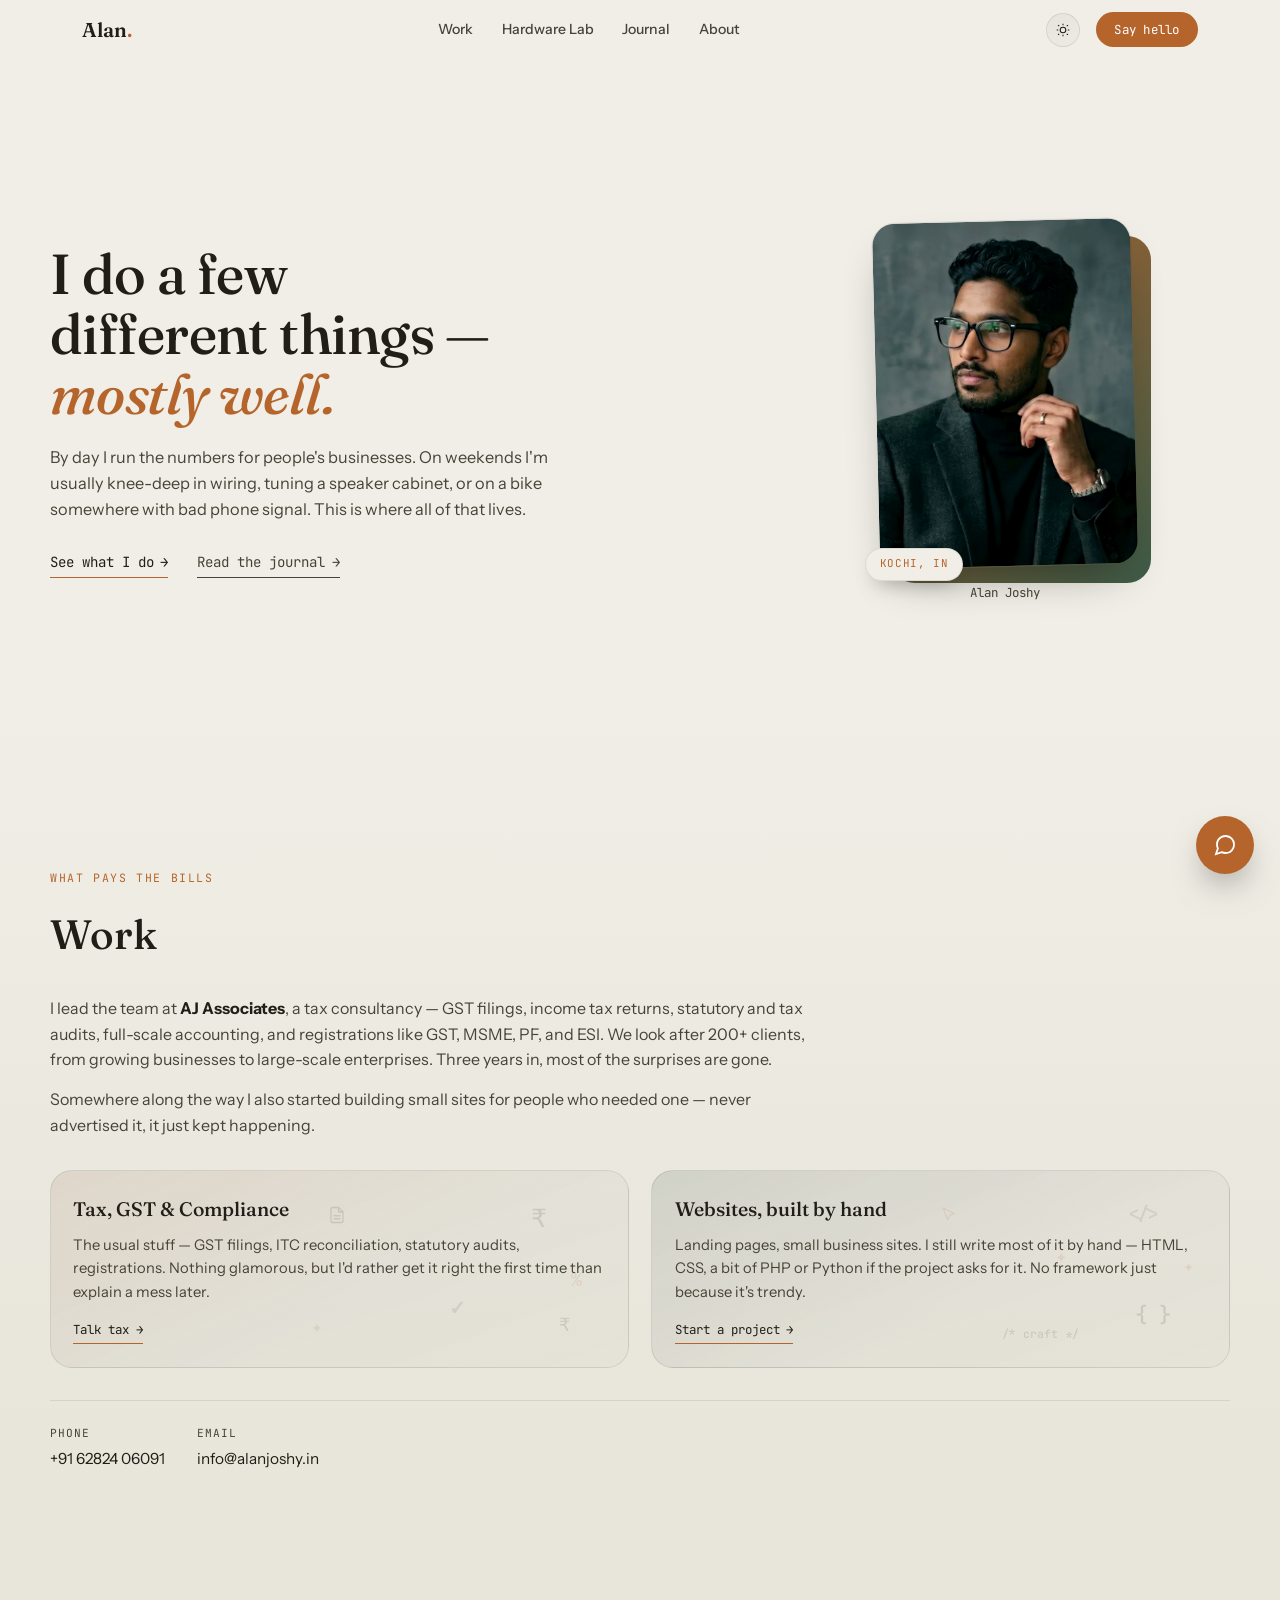
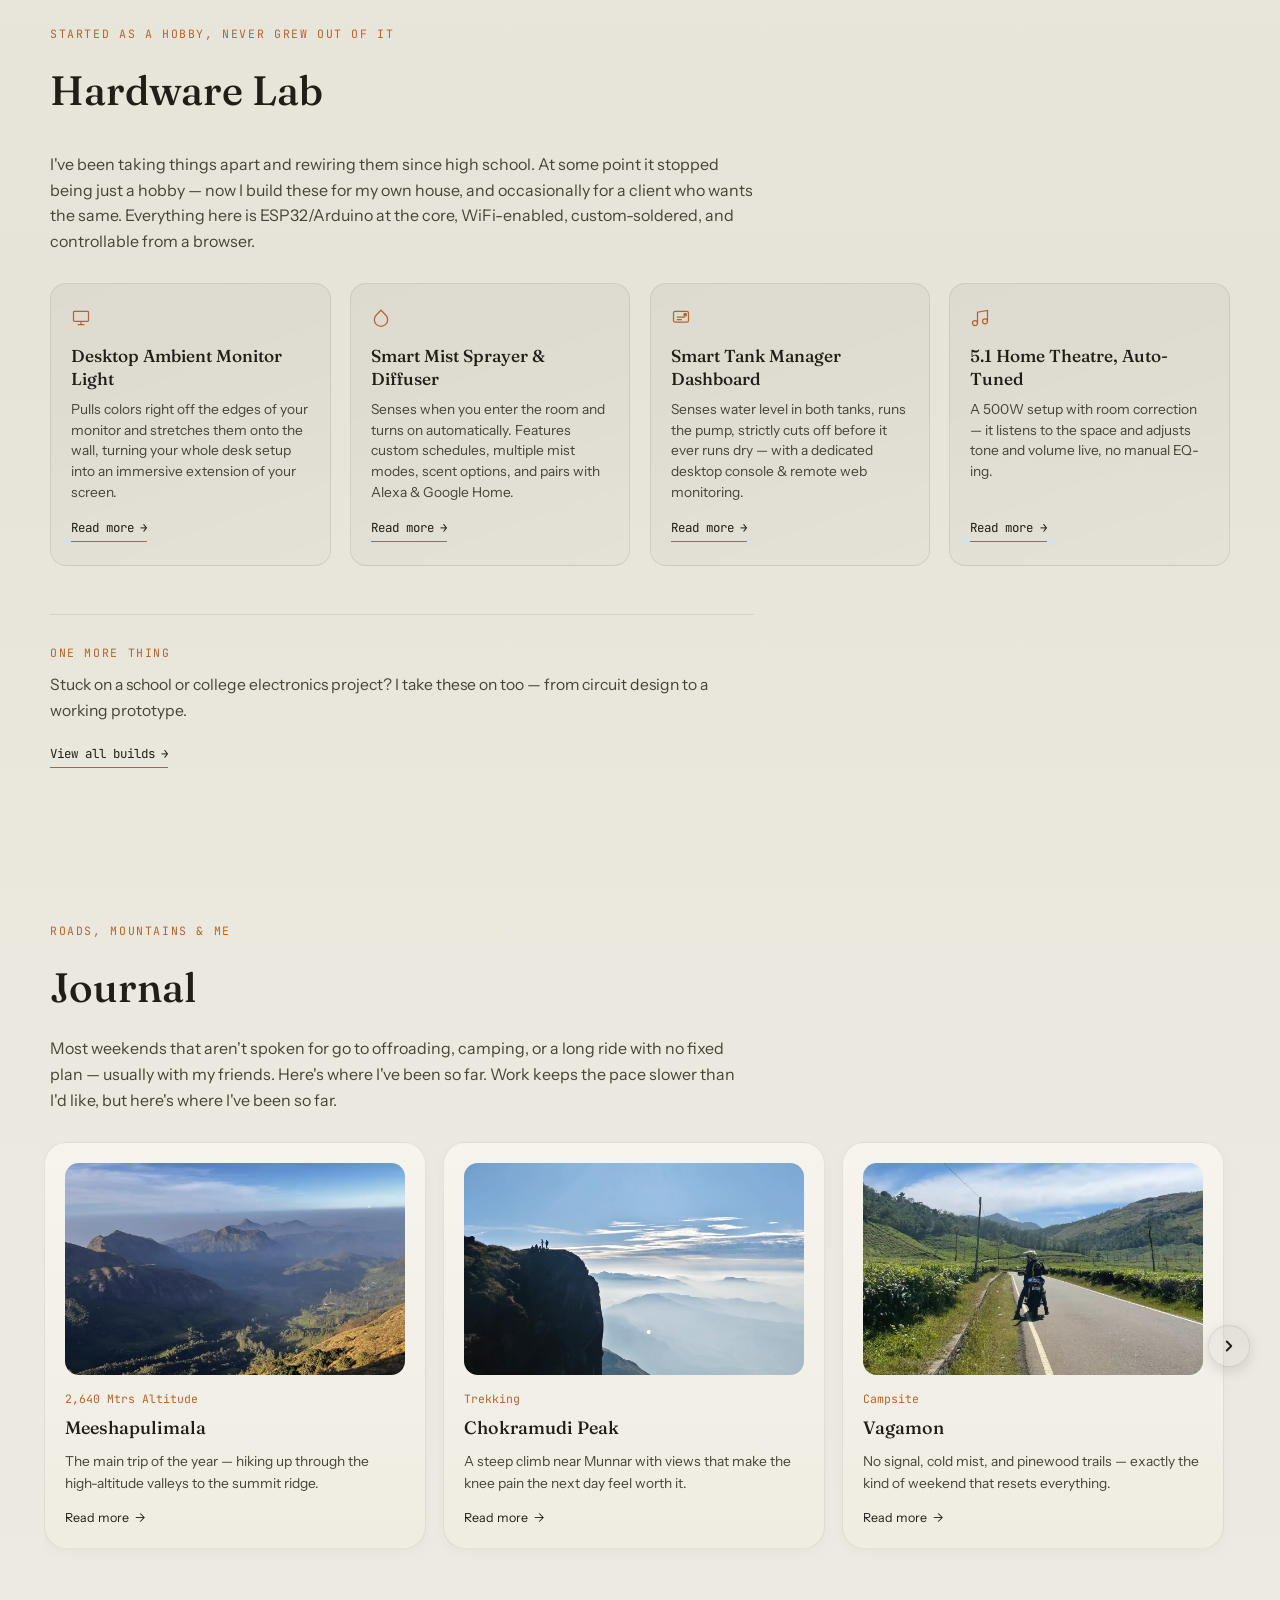
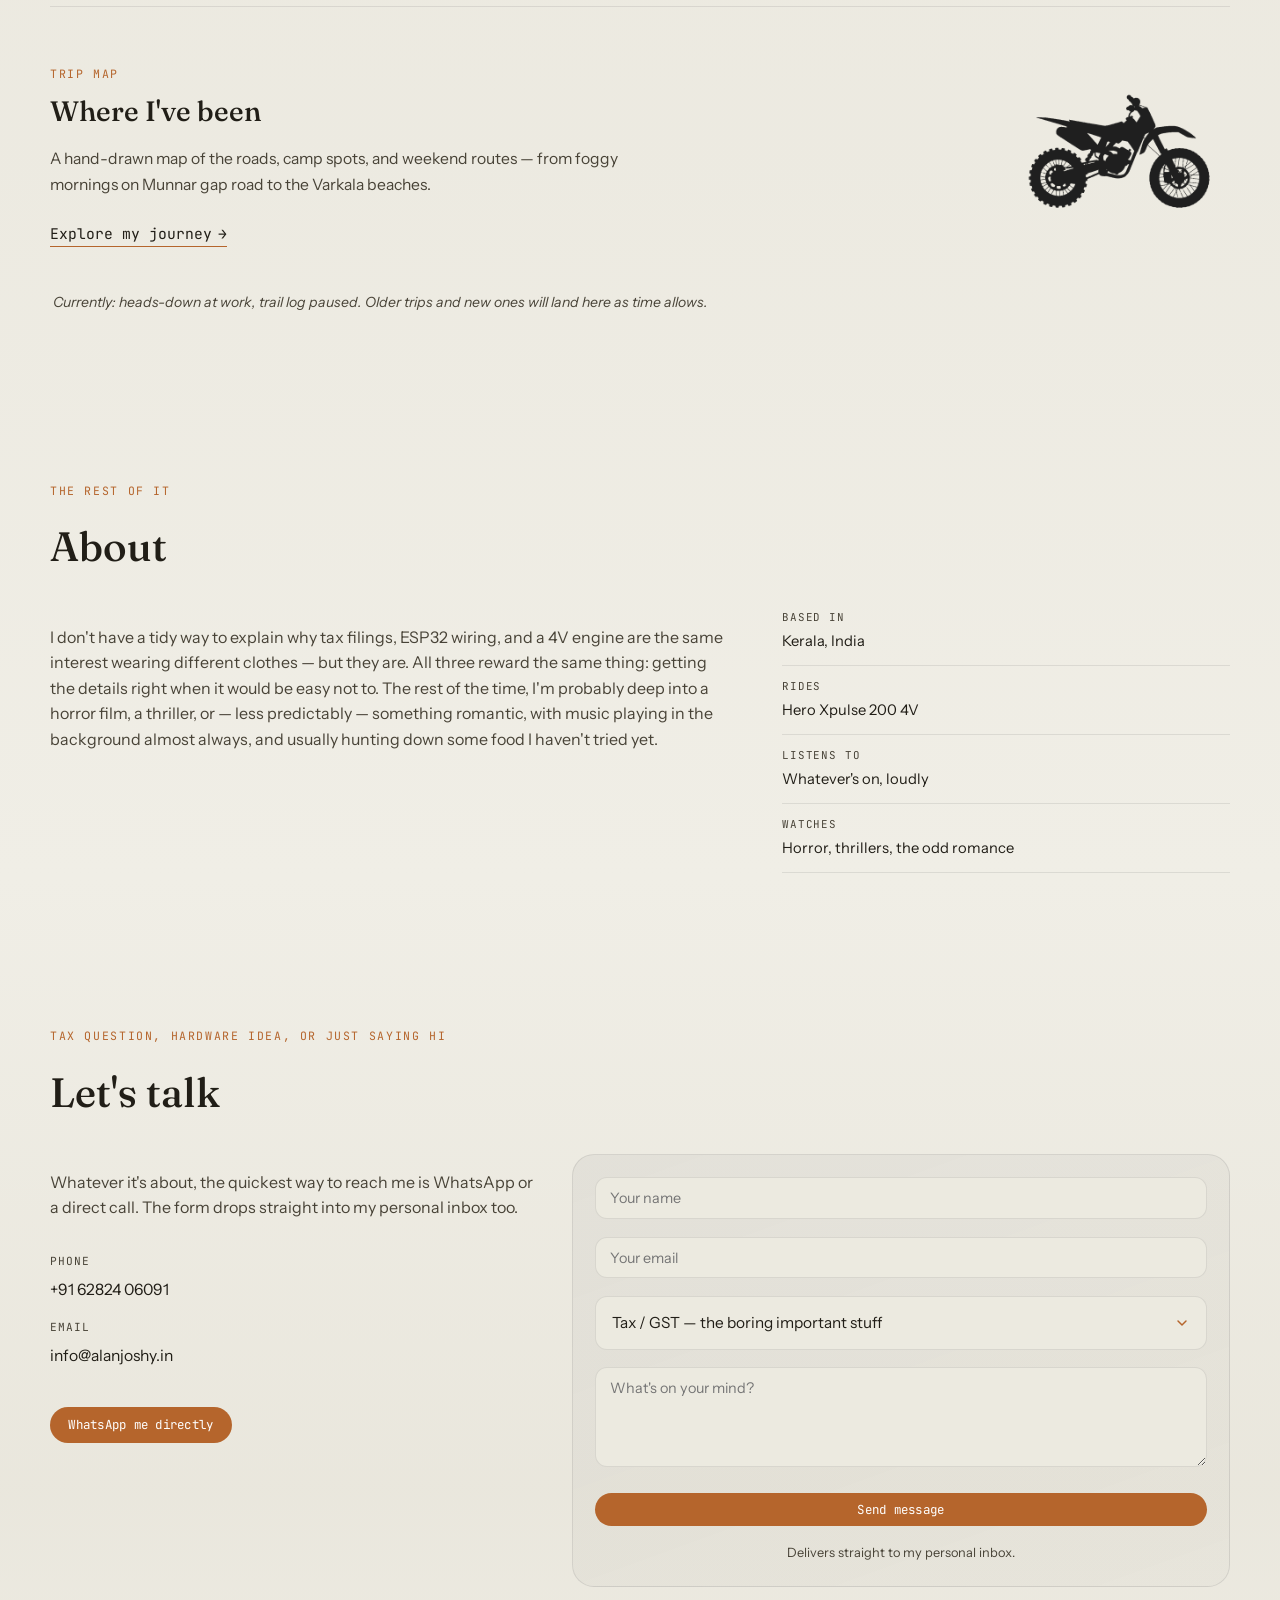
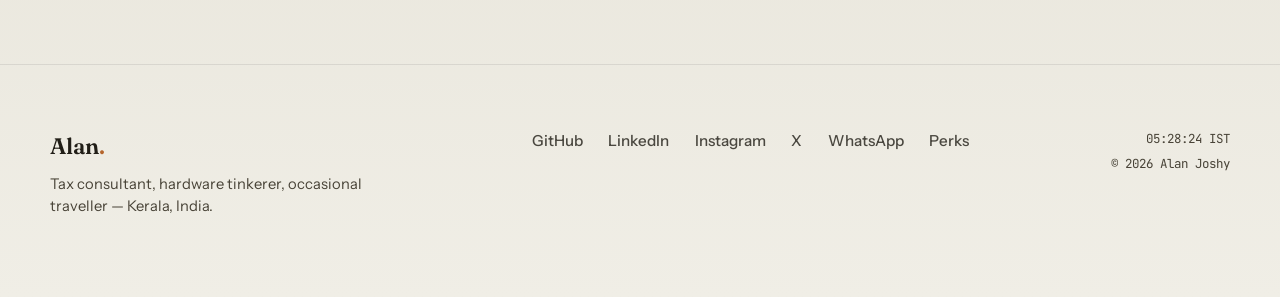
<file: index.html>
<!DOCTYPE html>
<html lang="en" data-theme="dark">

<head>
  <meta charset="UTF-8" />
  <meta name="viewport" content="width=device-width, initial-scale=1.0" />
  <title>Alan Joshy</title>
  <meta name="description"
    content="Alan Joshy — tax consultant, hardware tinkerer, and occasional traveller, based in Kerala." />
  <meta name="theme-color" content="#111215" />

  <link rel="preconnect" href="https://fonts.googleapis.com" />
  <link rel="preconnect" href="https://fonts.gstatic.com" crossorigin />
  <link
    href="https://fonts.googleapis.com/css2?family=Fraunces:ital,opsz,wght@0,9..144,300;0,9..144,400;0,9..144,500;0,9..144,600;0,9..144,700;1,9..144,400;1,9..144,500&family=Instrument+Sans:ital,wght@0,400;0,500;0,600;0,700;1,400&family=JetBrains+Mono:wght@400;500;600&display=swap"
    rel="stylesheet" />

  <link rel="icon" type="image/svg+xml" href="images/favicon.svg" />
  <link rel="stylesheet" href="css/style.css" />
</head>

<body>

  <!-- Top Horizontal Scroll Progress Bar -->
  <div class="scroll-progress-bar" id="scrollProgressBar" aria-hidden="true"></div>

  <header class="site-header" id="siteHeader">
    <div class="header-inner">
      <a href="#hero" class="brand">Alan<span class="brand-dot">.</span></a>
      <nav class="main-nav" aria-label="Primary">
        <a href="#work">Work</a>
        <a href="#lab">Hardware Lab</a>
        <a href="#journal">Journal</a>
        <a href="#about">About</a>
      </nav>
      <div class="header-actions">
        <button class="theme-toggle" id="themeToggle" aria-label="Toggle color theme">
          <svg class="icon-sun" viewBox="0 0 24 24" fill="none" stroke="currentColor" stroke-width="1.6">
            <circle cx="12" cy="12" r="4.2" />
            <path
              d="M12 2.5v2.4M12 19.1v2.4M4.6 4.6l1.7 1.7M17.7 17.7l1.7 1.7M2.5 12h2.4M19.1 12h2.4M4.6 19.4l1.7-1.7M17.7 6.3l1.7-1.7" />
          </svg>
          <svg class="icon-moon" viewBox="0 0 24 24" fill="currentColor">
            <path d="M20.7 14.6a8.6 8.6 0 0 1-10.3-10.3 8.9 8.9 0 1 0 10.3 10.3z" />
          </svg>
        </button>
        <a href="#connect" class="btn-cta">Say hello</a>
        <button class="menu-toggle" id="menuToggle"
          aria-label="Toggle menu"><span></span><span></span><span></span></button>
      </div>
    </div>
    <nav class="mobile-nav" id="mobileNav">
      <a href="#work">Work</a>
      <a href="#lab">Hardware Lab</a>
      <a href="#journal">Journal</a>
      <a href="#about">About</a>
      <a href="#connect">Connect</a>
    </nav>
  </header>

  <main>

    <!-- ============ HERO ============ -->
    <section class="hero" id="hero">
      <div class="hero-grain" aria-hidden="true"></div>
      <div class="hero-inner reveal">
        <div class="hero-text">
          <h1 class="hero-headline">
            I do a few<br>different things &mdash;<br><em>mostly well.</em>
          </h1>
          <p class="hero-sub">
            By day I run the numbers for people's businesses. On weekends I'm usually knee-deep in wiring, tuning a
            speaker cabinet, or on a bike somewhere with bad phone signal. This is where all of that lives.
          </p>
          <div class="hero-actions">
            <a href="#work" class="link-arrow">See what I do <span>&rarr;</span></a>
            <a href="#journal" class="link-arrow ghost">Read the journal <span>&rarr;</span></a>
          </div>
        </div>
        <div class="hero-portrait">
          <div class="portrait-stack">
            <div class="portrait-backer" aria-hidden="true"></div>
            <div class="portrait-frame">
              <picture>
                <source srcset="images/alan-photo.webp" type="image/webp" />
                <img src="images/alan-photo.jpg" alt="Portrait of Alan Joshy" width="600" height="800" />
              </picture>
              <div class="portrait-duotone" aria-hidden="true"></div>
            </div>
            <span class="portrait-tag">Kochi, IN</span>
          </div>
          <span class="portrait-caption">Alan Joshy</span>
        </div>
      </div>
    </section>

    <!-- ============ WORK ============ -->
    <section class="section work-section" id="work">
      <div class="section-inner reveal">
        <div class="section-head">
          <p class="eyebrow">What pays the bills</p>
          <h2 class="section-title">Work</h2>
        </div>

        <div class="work-lede">
          <p>
            I lead the team at <strong>AJ&nbsp;Associates</strong>, a tax consultancy — GST filings, income tax returns,
            statutory and tax audits, full-scale accounting, and registrations like GST, MSME, PF, and ESI. We look
            after 200+ clients, from growing businesses to large-scale enterprises. Three years in, most of the
            surprises are gone.
          </p>
          <p>
            Somewhere along the way I also started building small sites for people who needed one &mdash; never
            advertised it, it just kept happening.
          </p>
        </div>

        <div class="work-cards">
          <article class="work-card">
            <!-- Subtle Scattered Floating Micro-Icons -->
            <div class="work-floating-icons" aria-hidden="true">
              <span class="wf-icon wf-1">₹</span>
              <span class="wf-icon wf-2">%</span>
              <span class="wf-icon wf-3">
                <svg width="18" height="18" viewBox="0 0 24 24" fill="none" stroke="currentColor" stroke-width="1.8"
                  stroke-linecap="round" stroke-linejoin="round">
                  <path d="M14 2H6a2 2 0 0 0-2 2v16a2 2 0 0 0 2 2h12a2 2 0 0 0 2-2V8z"></path>
                  <polyline points="14 2 14 8 20 8"></polyline>
                  <line x1="16" y1="13" x2="8" y2="13"></line>
                  <line x1="16" y1="17" x2="8" y2="17"></line>
                </svg>
              </span>
              <span class="wf-icon wf-4">✓</span>
              <span class="wf-icon wf-5">✦</span>
              <span class="wf-icon wf-6">₹</span>
            </div>

            <div class="work-card-content">
              <h3>Tax, GST &amp; Compliance</h3>
              <p>The usual stuff — GST filings, ITC reconciliation, statutory audits, registrations. Nothing glamorous,
                but I'd rather get it right the first time than explain a mess later.</p>
              <a href="#connect" class="link-arrow small">Talk tax <span>&rarr;</span></a>
            </div>
          </article>

          <article class="work-card">
            <!-- Subtle Scattered Floating Micro-Icons -->
            <div class="work-floating-icons" aria-hidden="true">
              <span class="wf-icon wf-1">&lt;/&gt;</span>
              <span class="wf-icon wf-2">✦</span>
              <span class="wf-icon wf-3">{ }</span>
              <span class="wf-icon wf-4">
                <svg width="16" height="16" viewBox="0 0 24 24" fill="none" stroke="currentColor" stroke-width="2"
                  stroke-linecap="round" stroke-linejoin="round">
                  <path d="M3 3l7 18 3-7 7-3L3 3z"></path>
                </svg>
              </span>
              <span class="wf-icon wf-5">/* craft */</span>
              <span class="wf-icon wf-6">✦</span>
            </div>

            <div class="work-card-content">
              <h3>Websites, built by hand</h3>
              <p>Landing pages, small business sites. I still write most of it by hand &mdash; HTML, CSS, a bit
                of PHP or Python if the project asks for it. No framework just because it's trendy.</p>
              <a href="#connect" class="link-arrow small">Start a project <span>&rarr;</span></a>
            </div>
          </article>
        </div>

        <div class="contact-strip">
          <div>
            <span class="contact-label">Phone</span>
            <a href="tel:+916282406091">+91 62824 06091</a>
          </div>
          <div>
            <span class="contact-label">Email</span>
            <a href="mailto:info@alanjoshy.in">info@alanjoshy.in</a>
          </div>
        </div>
      </div>
    </section>

    <!-- ============ HARDWARE LAB ============ -->
    <section class="section lab-section" id="lab">
      <div class="section-inner reveal">
        <div class="section-head">
          <p class="eyebrow">Started as a hobby, never grew out of it</p>
          <h2 class="section-title">Hardware Lab</h2>
        </div>
        <p class="section-lede">
          I've been taking things apart and rewiring them since high school. At some point it stopped being just a hobby
          — now I build these for my own house, and occasionally for a client who wants the same. Everything here is
          ESP32/Arduino at the core, WiFi-enabled, custom-soldered, and controllable from a browser.
        </p>

        <div class="lab-grid">
          <article class="lab-card">
            <div class="lab-card-header">
              <div class="lab-card-icon">
                <svg viewBox="0 0 24 24" fill="none" stroke="currentColor" stroke-width="1.5">
                  <rect x="3" y="4" width="18" height="12" rx="1" />
                  <path d="M8 20h8M12 16v4" />
                </svg>
              </div>
              <h3>Desktop Ambient Monitor Light</h3>
              <button type="button" class="lab-card-toggle"
                aria-label="Toggle details for Desktop Ambient Monitor Light" aria-expanded="false">
                <svg viewBox="0 0 24 24" fill="none" stroke="currentColor" stroke-width="2" stroke-linecap="round"
                  stroke-linejoin="round">
                  <polyline points="6 9 12 15 18 9"></polyline>
                </svg>
              </button>
            </div>
            <div class="lab-card-collapse">
              <div class="lab-card-collapse-inner">
                <p>Pulls colors right off the edges of your monitor and stretches them onto the wall, turning your whole
                  desk setup into an immersive extension of your screen.</p>
                <a href="hardware-lab?build=ambient" class="link-arrow small">Read more <span>&rarr;</span></a>
              </div>
            </div>
          </article>

          <article class="lab-card">
            <div class="lab-card-header">
              <div class="lab-card-icon">
                <svg viewBox="0 0 24 24" fill="none" stroke="currentColor" stroke-width="1.5">
                  <path d="M12 2.69l5.66 5.66a8 8 0 1 1-11.31 0z" />
                </svg>
              </div>
              <h3>Smart Mist Sprayer &amp; Diffuser</h3>
              <button type="button" class="lab-card-toggle"
                aria-label="Toggle details for Smart Mist Sprayer &amp; Diffuser" aria-expanded="false">
                <svg viewBox="0 0 24 24" fill="none" stroke="currentColor" stroke-width="2" stroke-linecap="round"
                  stroke-linejoin="round">
                  <polyline points="6 9 12 15 18 9"></polyline>
                </svg>
              </button>
            </div>
            <div class="lab-card-collapse">
              <div class="lab-card-collapse-inner">
                <p>Senses when you enter the room and turns on automatically. Features custom schedules, multiple mist
                  modes, scent options, and pairs with Alexa &amp; Google Home.</p>
                <a href="hardware-lab?build=mist" class="link-arrow small">Read more <span>&rarr;</span></a>
              </div>
            </div>
          </article>

          <article class="lab-card">
            <div class="lab-card-header">
              <div class="lab-card-icon">
                <svg viewBox="0 0 24 24" fill="none" stroke="currentColor" stroke-width="1.5">
                  <rect x="3" y="4" width="18" height="13" rx="2" />
                  <path d="M7 11h10M7 14h6" />
                  <circle cx="17" cy="8" r="1.5" fill="currentColor" />
                </svg>
              </div>
              <h3>Smart Tank Manager Dashboard</h3>
              <button type="button" class="lab-card-toggle" aria-label="Toggle details for Smart Tank Manager Dashboard"
                aria-expanded="false">
                <svg viewBox="0 0 24 24" fill="none" stroke="currentColor" stroke-width="2" stroke-linecap="round"
                  stroke-linejoin="round">
                  <polyline points="6 9 12 15 18 9"></polyline>
                </svg>
              </button>
            </div>
            <div class="lab-card-collapse">
              <div class="lab-card-collapse-inner">
                <p>Senses water level in both tanks, runs the pump, strictly cuts off before it ever runs dry — with a
                  dedicated desktop console &amp; remote web monitoring.</p>
                <a href="hardware-lab?build=tank" class="link-arrow small">Read more <span>&rarr;</span></a>
              </div>
            </div>
          </article>

          <article class="lab-card">
            <div class="lab-card-header">
              <div class="lab-card-icon">
                <svg viewBox="0 0 24 24" fill="none" stroke="currentColor" stroke-width="1.5">
                  <path d="M9 18V5l12-2v13" />
                  <circle cx="6" cy="18" r="3" />
                  <circle cx="18" cy="16" r="3" />
                </svg>
              </div>
              <h3>5.1 Home Theatre, Auto-Tuned</h3>
              <button type="button" class="lab-card-toggle" aria-label="Toggle details for 5.1 Home Theatre, Auto-Tuned"
                aria-expanded="false">
                <svg viewBox="0 0 24 24" fill="none" stroke="currentColor" stroke-width="2" stroke-linecap="round"
                  stroke-linejoin="round">
                  <polyline points="6 9 12 15 18 9"></polyline>
                </svg>
              </button>
            </div>
            <div class="lab-card-collapse">
              <div class="lab-card-collapse-inner">
                <p>A 500W setup with room correction — it listens to the space and adjusts tone and volume live, no
                  manual
                  EQ-ing.</p>
                <a href="hardware-lab?build=theatre" class="link-arrow small">Read more <span>&rarr;</span></a>
              </div>
            </div>
          </article>
        </div>

        <div class="lab-prototyping">
          <p class="eyebrow">One more thing</p>
          <p>Stuck on a school or college electronics project? I take these on too — from circuit design to a working
            prototype.</p>
          <a href="hardware-lab?build=student" class="link-arrow small">View all builds
            <span>&rarr;</span></a>
        </div>
      </div>

    </section>



    <!-- ============ JOURNAL ============ -->
    <section class="section journal-section" id="journal">
      <div class="section-inner reveal">
        <div class="section-head-row">
          <div>
            <p class="eyebrow">Roads, Mountains & Me</p>
            <h2 class="section-title">Journal</h2>
          </div>
        </div>
        <p class="section-lede">
          Most weekends that aren't spoken for go to offroading, camping, or a long ride with no fixed plan — usually
          with my friends. Here's where I've been so far.
          Work keeps the pace slower than I'd like, but here's where I've been so far.


        </p>

        <div class="journal-carousel-wrap">
          <button class="carousel-btn carousel-btn-prev" id="journalPrev" aria-label="Previous trip" disabled
            aria-disabled="true">
            <svg width="18" height="18" viewBox="0 0 24 24" fill="none" stroke="currentColor" stroke-width="2.5"
              stroke-linecap="round" stroke-linejoin="round">
              <polyline points="15 18 9 12 15 6"></polyline>
            </svg>
          </button>
          <button class="carousel-btn carousel-btn-next" id="journalNext" aria-label="Next trip">
            <svg width="18" height="18" viewBox="0 0 24 24" fill="none" stroke="currentColor" stroke-width="2.5"
              stroke-linecap="round" stroke-linejoin="round">
              <polyline points="9 18 15 12 9 6"></polyline>
            </svg>
          </button>
          <div class="journal-carousel" id="journalCarousel">

            <article class="journal-card" data-spot="meeshapulimala">
              <div class="journal-media journal-media-a"></div>
              <span class="journal-date">2,640 Mtrs Altitude</span>
              <h3>Meeshapulimala</h3>
              <p>The main trip of the year — hiking up through the high-altitude valleys to the summit ridge.</p>
              <a href="journal-map?spot=meeshapulimala" class="link-arrow small read-more"
                data-spot="meeshapulimala">Read more
                <span>&rarr;</span></a>
            </article>

            <article class="journal-card" data-spot="chokramudi">
              <div class="journal-media journal-media-b"></div>
              <span class="journal-date">Trekking</span>
              <h3>Chokramudi Peak</h3>
              <p>A steep climb near Munnar with views that make the knee pain the next day feel worth it.</p>
              <a href="journal-map?spot=chokramudi" class="link-arrow small read-more" data-spot="chokramudi">Read
                more <span>&rarr;</span></a>
            </article>

            <article class="journal-card" data-spot="vagamon">
              <div class="journal-media journal-media-c"></div>
              <span class="journal-date">Campsite</span>
              <h3>Vagamon</h3>
              <p>No signal, cold mist, and pinewood trails — exactly the kind of weekend that resets everything.</p>
              <a href="journal-map?spot=vagamon" class="link-arrow small read-more" data-spot="vagamon">Read more
                <span>&rarr;</span></a>
            </article>

            <article class="journal-card" data-spot="gap-road">
              <div class="journal-media journal-media-d"></div>
              <span class="journal-date">Scenic</span>
              <h3>Gap Road</h3>
              <p>Foggy morning push through mountain ghats, cold drizzle, strong tea, and fresh tarmac.</p>
              <a href="journal-map?spot=gap-road" class="link-arrow small read-more" data-spot="gap-road">Read more
                <span>&rarr;</span></a>
            </article>

            <article class="journal-card" data-spot="panchalimedu">
              <div class="journal-media journal-media-e"></div>
              <span class="journal-date">Mahabharata mythology</span>
              <h3>Panchalimedu</h3>
              <p>Windy mountain ridge overlooking the mist-filled valley floors of Idukki.</p>
              <a href="journal-map?spot=panchalimedu" class="link-arrow small read-more" data-spot="panchalimedu">Read
                more
                <span>&rarr;</span></a>
            </article>

            <article class="journal-card journal-card-upcoming" data-spot="all">
              <div class="upcoming-content-wrap">
                <h3 class="upcoming-title">The map keeps growing</h3>
                <p class="upcoming-desc">Explore more from the link below</p>
              </div>
            </article>

          </div>

        </div>

        <!-- ============ STRIP: WHERE THE XPULSE HAS BEEN ============ -->
        <div class="journal-map-strip reveal">
          <div class="map-strip-content">
            <p class="eyebrow" style="margin-bottom: 0.35rem;">Trip map</p>
            <h3 class="map-strip-title">Where I've been</h3>
            <p class="map-strip-desc">
              A hand-drawn map of the roads, camp spots, and weekend routes &mdash; from foggy mornings on Munnar gap
              road to the Varkala beaches.
            </p>
            <button class="link-arrow map-strip-btn" id="rideLaunchBtn" aria-label="Open the ride map">
              Explore my journey <span>&rarr;</span>
            </button>
          </div>

          <!-- Minimalist Single-Color Dirtbike Anchor -->
          <div class="map-strip-bike-wrap" id="mapStripBikeWrap" role="button" aria-label="Ride to map">
            <div class="bike-actor-box" id="bikeActorBox">
              <picture>
                <source srcset="images/dirtbike.webp" type="image/webp" />
                <img src="images/dirtbike.png" alt="Dirtbike silhouette" class="dirtbike-img" draggable="false"
                  loading="lazy" width="500" height="500" />
              </picture>

              <!-- Exhaust Smoke Emitter (positioned at the silencer tip) -->
              <div class="exhaust-smoke-origin" id="exhaustSmokeOrigin">
                <div class="smoke-cloud cloud-1"></div>
                <div class="smoke-cloud cloud-2"></div>
                <div class="smoke-cloud cloud-3"></div>
              </div>
            </div>
          </div>

          <!-- Color Matrix to match exact chat button (#B5652C in light / #D9824A in dark) -->
          <svg style="position: absolute; width: 0; height: 0; pointer-events: none;" aria-hidden="true">
            <filter id="bikeAccentLight" color-interpolation-filters="sRGB">
              <feColorMatrix type="matrix" values="
                0 0 0 0 0.710
                0 0 0 0 0.396
                0 0 0 0 0.173
                0 0 0 1 0" />
            </filter>
            <filter id="bikeAccentDark" color-interpolation-filters="sRGB">
              <feColorMatrix type="matrix" values="
                0 0 0 0 0.851
                0 0 0 0 0.510
                0 0 0 0 0.290
                0 0 0 1 0" />
            </filter>
          </svg>
        </div>








        <div class="journal-note">
          <p>Currently: heads-down at work, trail log paused. Older trips and new ones will land here as time allows.
          </p>
        </div>
      </div>
    </section>


    <!-- ============ ABOUT ============ -->
    <section class="section about-section" id="about">
      <div class="section-inner reveal">
        <div class="section-head">
          <p class="eyebrow">The rest of it</p>
          <h2 class="section-title">About</h2>
        </div>
        <div class="about-grid">
          <p class="about-copy">
            I don't have a tidy way to explain why tax filings, ESP32 wiring, and a 4V engine are the same interest
            wearing different clothes — but they are. All three reward the same thing: getting the details right when it
            would be easy not to. The rest of the time, I'm probably deep into a horror film, a thriller, or — less
            predictably — something romantic, with music playing in the background almost always, and usually hunting
            down some food I haven't tried yet.
          </p>
          <ul class="about-facts">
            <li><span>Based in</span>Kerala, India</li>
            <li><span>Rides</span>Hero Xpulse 200 4V</li>
            <li><span>Listens to</span>Whatever's on, loudly</li>
            <li><span>Watches</span>Horror, thrillers, the odd romance</li>
          </ul>
        </div>
      </div>
    </section>

    <!-- ============ CONNECT ============ -->
    <section class="section connect-section" id="connect">
      <div class="section-inner reveal">
        <div class="section-head">
          <p class="eyebrow">Tax question, hardware idea, or just saying hi</p>
          <h2 class="section-title">Let's talk</h2>
        </div>

        <div class="connect-grid">
          <div class="connect-info">
            <p class="section-lede" style="margin-bottom:2rem;">Whatever it's about, the quickest way to reach me is
              WhatsApp or a direct call. The form drops straight into my personal inbox too.</p>
            <div class="connect-info-row">
              <span class="contact-label">Phone</span>
              <a href="tel:+916282406091">+91 62824 06091</a>
            </div>
            <div class="connect-info-row">
              <span class="contact-label">Email</span>
              <a href="mailto:info@alanjoshy.in">info@alanjoshy.in</a>
            </div>
            <a href="https://wa.me/916282406091?text=Hi%20Alan%2C%20saw%20your%20portfolio%20and%20wanted%20to%20connect!"
              target="_blank" rel="noopener" class="btn-cta" style="margin-top:1.4rem;">WhatsApp me directly</a>
          </div>

          <form class="connect-form" id="connectForm" name="contact" method="POST" data-netlify="true"
            netlify-honeypot="bot-field">
            <!-- Netlify Form Hidden Inputs -->
            <input type="hidden" name="form-name" value="contact" />
            <p style="display:none;"><label>Don't fill this out if you're human: <input name="bot-field" /></label></p>

            <div class="form-fields-wrap" id="formFieldsWrap">
              <div class="form-row">
                <input type="text" id="cf-name" name="name" required placeholder="Your name" class="input-text" />
              </div>
              <div class="form-row">
                <input type="email" id="cf-email" name="email" required placeholder="Your email" class="input-text" />
              </div>
              <div class="form-row">
                <select id="cf-subject" name="subject" class="input-text">
                  <option value="Tax / GST — the boring important stuff">Tax / GST — the boring important stuff</option>
                  <option value="A hardware idea">A hardware idea</option>
                  <option value="Website work">Website work</option>
                  <option value="Audio / speaker stuff">Audio / speaker stuff</option>
                  <option value="No real reason, just saying hi">No real reason, just saying hi</option>
                </select>
              </div>
              <div class="form-row">
                <textarea id="cf-message" name="message" required rows="4" placeholder="What's on your mind?"
                  class="input-text"></textarea>
              </div>
              <button type="submit" class="btn-cta btn-full" id="cf-submit-btn">Send message</button>
              <p class="form-note">Delivers straight to my personal inbox.</p>
            </div>

            <!-- In-Theme Clean Success Message -->
            <div class="form-success-state" id="formSuccessState" style="display:none;" aria-live="polite">
              <div class="success-icon-wrap">
                <svg viewBox="0 0 24 24" width="26" height="26" fill="none" stroke="currentColor" stroke-width="2.2">
                  <path d="M20 6L9 17l-5-5" stroke-linecap="round" stroke-linejoin="round" />
                </svg>
              </div>
              <h3 class="success-title">Message sent</h3>
              <p class="success-desc">Thanks for reaching out! It landed in my inbox — I'll catch you soon.</p>
              <button type="button" class="link-arrow small" id="resetFormBtn"
                style="background:none;border:none;cursor:pointer;color:var(--accent);margin-top:0.4rem;font-family:var(--font-body);font-size:0.88rem;">Send
                another note <span>&rarr;</span></button>
            </div>
          </form>
        </div>
      </div>
    </section>

  </main>

  <footer class="site-footer">
    <div class="footer-inner">
      <div class="footer-brand">
        <span class="brand">Alan<span class="brand-dot">.</span></span>
        <p>Tax consultant, hardware tinkerer, occasional traveller — Kerala, India.</p>
      </div>
      <div class="footer-links">
        <a href="https://github.com/alanjoshy.in" target="_blank" rel="noopener">GitHub</a>
        <a href="https://linkedin.com/in/alanjoshy.in" target="_blank" rel="noopener">LinkedIn</a>
        <a href="https://instagram.com/alanjoshy.in" target="_blank" rel="noopener">Instagram</a>
        <a href="https://x.com/alanjoshy_in" target="_blank" rel="noopener">X</a>
        <a href="https://wa.me/916282406091?text=Hi%20Alan%2C%20saw%20your%20portfolio%20and%20wanted%20to%20reach%20out."
          target="_blank" rel="noopener">WhatsApp</a>
        <a href="perks">Perks</a>
      </div>
      <div class="footer-meta">
        <span id="liveClock">IST</span>
        <span>&copy; <span id="year">2026</span> Alan Joshy</span>
      </div>
    </div>
  </footer>



  <!-- ============ CHAT FAB ============ -->
  <div class="chat-fab-wrap">
    <div class="chat-popup" id="chatPopup">
      <a href="https://wa.me/916282406091?text=Hi%20Alan%2C%20I%27d%20like%20to%20chat%20about%20a%20project%20or%20query."
        target="_blank" rel="noopener" class="chat-popup-item">
        <span class="chat-popup-icon wa">
          <svg viewBox="0 0 24 24" fill="currentColor">
            <path
              d="M12.04 2c-5.46 0-9.91 4.45-9.91 9.91 0 1.75.46 3.45 1.32 4.95L2.05 22l5.25-1.38c1.45.79 3.08 1.21 4.74 1.21 5.46 0 9.91-4.45 9.91-9.91 0-2.65-1.03-5.14-2.9-7.01A9.816 9.816 0 0 0 12.04 2m.01 1.67c2.2 0 4.26.86 5.82 2.42a8.225 8.225 0 0 1 2.41 5.83c0 4.54-3.7 8.24-8.24 8.24-1.48 0-2.93-.4-4.2-1.15l-.3-.18-3.12.82.83-3.04-.2-.31a8.19 8.19 0 0 1-1.26-4.38c0-4.54 3.7-8.24 8.24-8.24m4.52 11.66c-.25-.13-1.47-.72-1.7-.81-.23-.08-.39-.13-.56.13-.17.25-.64.81-.79.97-.14.17-.29.19-.54.06-.25-.13-1.06-.39-2.03-1.25-.75-.67-1.26-1.5-1.41-1.75-.14-.25-.02-.39.11-.51.11-.11.25-.29.37-.44.13-.14.17-.25.25-.42.08-.17.04-.31-.02-.44-.06-.13-.56-1.34-.76-1.84-.2-.49-.4-.42-.56-.43h-.48c-.17 0-.44.06-.67.31-.23.25-.88.86-.88 2.1 0 1.24.9 2.44 1.03 2.61.13.17 1.78 2.72 4.31 3.81.6.26 1.07.42 1.44.54.61.19 1.16.17 1.6.1.49-.07 1.47-.6 1.68-1.18.21-.58.21-1.07.15-1.18-.07-.11-.23-.17-.48-.3z" />
          </svg>
        </span>
        <span>
          <strong>WhatsApp</strong>
          <small>Usually quickest</small>
        </span>
      </a>
      <a href="mailto:info@alanjoshy.in?subject=Hi%20Alan%20%E2%80%94%20Portfolio%20Inquiry" class="chat-popup-item"
        id="chatMailOption">
        <span class="chat-popup-icon mail">
          <svg viewBox="0 0 24 24" fill="currentColor">
            <path
              d="M20 4H4c-1.1 0-1.99.9-1.99 2L2 18c0 1.1.9 2 2 2h16c1.1 0 2-.9 2-2V6c0-1.1-.9-2-2-2zm0 4l-8 5-8-5V6l8 5 8-5v2z" />
          </svg>
        </span>
        <span>
          <strong>Email</strong>
          <small>info@alanjoshy.in</small>
        </span>
      </a>
    </div>
    <button class="chat-fab" id="chatFab" aria-label="Contact options">
      <svg class="fab-icon-chat" viewBox="0 0 24 24" fill="none" stroke="currentColor" stroke-width="1.8">
        <path
          d="M21 11.5a8.38 8.38 0 0 1-.9 3.8 8.5 8.5 0 0 1-7.6 4.7 8.38 8.38 0 0 1-3.8-.9L3 21l1.9-5.7a8.38 8.38 0 0 1-.9-3.8 8.5 8.5 0 0 1 4.7-7.6 8.38 8.38 0 0 1 3.8-.9h.5a8.48 8.48 0 0 1 8 8v.5z" />
      </svg>
      <svg class="fab-icon-close" viewBox="0 0 24 24" fill="none" stroke="currentColor" stroke-width="2">
        <path d="M18 6L6 18M6 6l12 12" />
      </svg>
    </button>
  </div>

  <!-- ============ FULLSCREEN XPULSE RIDE TRANSITION OVERLAY ============ -->
  <div class="xpulse-ride-overlay" id="xpulseRideOverlay" aria-hidden="true">
    <div class="ride-animation-stage">
      <div class="riding-bike-actor">
        <svg class="xpulse-svg-art" viewBox="0 0 280 180" fill="none" xmlns="http://www.w3.org/2000/svg">
          <!-- Rear Wheel (18") with blur -->
          <g class="bike-rear-wheel">
            <circle cx="55" cy="126" r="32" stroke="currentColor" stroke-width="6" opacity="0.85" />
            <circle cx="55" cy="126" r="26" stroke="currentColor" stroke-width="2" opacity="0.4" />
            <path d="M55 96 L55 156 M25 126 L85 126 M34 105 L76 147 M34 147 L76 105" stroke="currentColor"
              stroke-width="1.2" opacity="0.5" />
            <circle cx="55" cy="126" r="34" stroke="currentColor" stroke-width="2" stroke-dasharray="2,5"
              opacity="0.7" />
            <circle cx="55" cy="126" r="8" fill="currentColor" opacity="0.7" />
            <circle cx="55" cy="126" r="15" stroke="var(--accent)" stroke-width="1.5" stroke-dasharray="3,2" />
          </g>

          <!-- Front Wheel (21") with blur -->
          <g class="bike-front-wheel">
            <circle cx="218" cy="120" r="38" stroke="currentColor" stroke-width="6" opacity="0.85" />
            <circle cx="218" cy="120" r="31" stroke="currentColor" stroke-width="2" opacity="0.4" />
            <path d="M218 84 L218 156 M182 120 L254 120 M193 95 L243 145 M193 145 L243 95" stroke="currentColor"
              stroke-width="1.2" opacity="0.5" />
            <circle cx="218" cy="120" r="40" stroke="currentColor" stroke-width="2.5" stroke-dasharray="2,5"
              opacity="0.7" />
            <circle cx="218" cy="120" r="9" fill="currentColor" opacity="0.7" />
            <circle cx="218" cy="120" r="20" stroke="var(--accent)" stroke-width="1.8" stroke-dasharray="4,2" />
          </g>

          <!-- Swingarm, Engine & Frame -->
          <path d="M55 126 L118 116 L124 130 Z" fill="currentColor" opacity="0.6" />
          <path d="M55 126 L118 122" stroke="var(--accent)" stroke-width="2" stroke-dasharray="3,2" />
          <path d="M102 118 L114 88" stroke="var(--accent)" stroke-width="5" stroke-linecap="round" />
          <path d="M96 102 L142 102 L148 136 L108 140 Z" fill="currentColor" opacity="0.8" />
          <path d="M102 110 H138 M104 116 H142 M106 122 H140" stroke="var(--card-border)" stroke-width="1.5" />
          <path d="M96 138 Q 125 146 156 132 L158 124" stroke="var(--accent)" stroke-width="3" fill="none"
            stroke-linecap="round" />
          <path d="M136 128 Q 152 122 158 108 L154 94 L105 106 L74 96 L44 92" stroke="var(--fg-dim)" stroke-width="3"
            fill="none" stroke-linecap="round" />
          <rect x="52" y="85" width="46" height="14" rx="5" transform="rotate(8 52 85)" fill="currentColor"
            opacity="0.85" stroke="var(--accent)" stroke-width="1" />

          <!-- Forks & High Beak -->
          <path d="M218 120 L188 48" stroke="currentColor" stroke-width="4.5" stroke-linecap="round" />
          <path d="M208 96 L196 68" stroke="var(--accent)" stroke-width="7" stroke-dasharray="3,2"
            stroke-linecap="round" />
          <path d="M178 68 Q 212 62 238 68 L244 73 L208 76 L182 72 Z" fill="var(--accent)" />

          <!-- Tank & Saddle -->
          <path d="M124 64 C 132 54, 154 50, 172 58 L180 76 L144 88 L124 74 Z" fill="var(--accent)" />
          <path d="M136 58 Q 158 56 168 68" stroke="#fff" stroke-width="2" fill="none" opacity="0.8" />
          <path d="M156 62 L186 70 L176 86 L150 78 Z" fill="currentColor" opacity="0.9" />
          <text x="160" y="77" font-family="var(--font-mono)" font-size="6" font-weight="700"
            fill="var(--accent)">4V</text>
          <path d="M84 76 C 96 74, 114 74, 134 76 L128 66 C 110 65, 96 68, 82 72 Z" fill="currentColor"
            opacity="0.95" />
          <path d="M82 72 C 100 68, 120 67, 134 76" stroke="var(--accent)" stroke-width="1.5" fill="none" />
          <path d="M62 76 L84 76 M64 76 L70 86 M76 76 L80 86" stroke="var(--accent)" stroke-width="2"
            stroke-linecap="round" />
          <path d="M178 44 L190 38 L198 42" stroke="currentColor" stroke-width="3.5" stroke-linecap="round"
            fill="none" />
          <rect x="188" y="35" width="12" height="7" rx="3" fill="var(--accent)" />
          <path d="M192 46 L204 22 L196 20 L186 44 Z" fill="color-mix(in srgb, var(--accent) 30%, transparent)"
            stroke="var(--accent)" stroke-width="1.2" />
          <circle cx="204" cy="52" r="7" fill="currentColor" stroke="var(--accent)" stroke-width="1.5" />
          <circle cx="204" cy="52" r="3" fill="#fff" opacity="0.9" />
        </svg>
      </div>
      <div class="ride-smoke-curtain"></div>
      <div class="ride-hud-toast">Opening map...</div>
    </div>
  </div>

  <!-- ============ MINIMAL CIRCUIT MICRO-TRANSITION OVERLAY ============ -->
  <div class="circuit-transition-overlay" id="circuitOverlay" aria-hidden="true">
    <div class="circuit-stage">
      <svg class="circuit-svg" viewBox="0 0 500 500">
        <!-- 8 Thin PCB Traces with 45°/90° bends within ~350px radius from center (250, 250) -->
        <g class="circuit-traces-group">
          <!-- Trace 1: Top-Left -->
          <path class="pcb-trace trace-1" d="M 235 235 L 195 235 L 160 200 L 100 200 L 70 170 L 35 170" />
          <!-- Trace 2: Top -->
          <path class="pcb-trace trace-2" d="M 250 230 L 250 170 L 280 140 L 280 80 L 260 60 L 260 25" />
          <!-- Trace 3: Top-Right -->
          <path class="pcb-trace trace-3" d="M 265 235 L 305 235 L 345 195 L 345 130 L 390 85 L 440 85" />
          <!-- Trace 4: Right -->
          <path class="pcb-trace trace-4" d="M 270 250 L 330 250 L 360 280 L 415 280 L 440 255 L 475 255" />
          <!-- Trace 5: Bottom-Right -->
          <path class="pcb-trace trace-5" d="M 265 265 L 265 315 L 310 360 L 375 360 L 415 400 L 415 455" />
          <!-- Trace 6: Bottom -->
          <path class="pcb-trace trace-6" d="M 250 270 L 250 335 L 215 370 L 215 425 L 240 450 L 240 480" />
          <!-- Trace 7: Bottom-Left -->
          <path class="pcb-trace trace-7" d="M 235 265 L 185 265 L 150 300 L 150 380 L 100 430 L 40 430" />
          <!-- Trace 8: Left -->
          <path class="pcb-trace trace-8" d="M 230 250 L 175 250 L 145 220 L 90 220 L 65 245 L 20 245" />
        </g>

        <!-- Minimal Chip Outline at Center (250, 250) -->
        <g class="circuit-chip-group">
          <rect class="pcb-chip-body" x="235" y="235" width="30" height="30" rx="4" />
          <circle class="pcb-chip-pin1" cx="242" cy="242" r="1.5" />
        </g>
      </svg>
    </div>
  </div>

  <script src="js/script.js" defer></script>
</body>

</html>
</file>
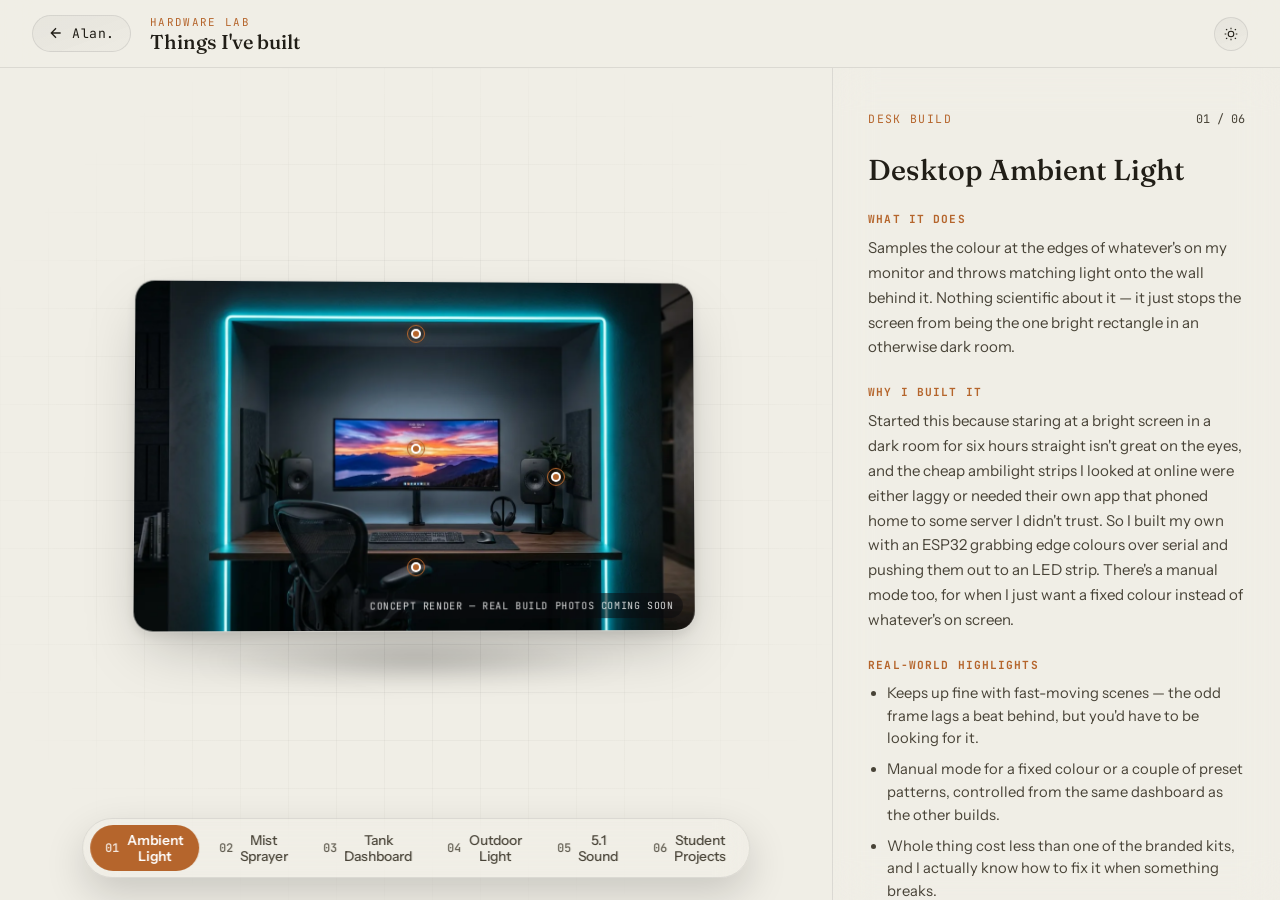
<file: hardware-lab.html>
<!DOCTYPE html>
<html lang="en" data-theme="light">

<head>
  <meta charset="UTF-8" />
  <meta name="viewport" content="width=device-width, initial-scale=1.0" />
  <title>Hardware Lab // Alan Joshy</title>
  <meta name="description"
    content="Custom hardware, home automation, ambient lighting, and student electronics builds by Alan Joshy." />
  <meta name="theme-color" content="#EDE6D6" />

  <link rel="preconnect" href="https://fonts.googleapis.com" />
  <link rel="preconnect" href="https://fonts.gstatic.com" crossorigin />
  <link
    href="https://fonts.googleapis.com/css2?family=Fraunces:ital,opsz,wght@0,9..144,300;0,9..144,400;0,9..144,500;0,9..144,600;0,9..144,700;1,9..144,400;1,9..144,500&family=Instrument+Sans:ital,wght@0,400;0,500;0,600;0,700;1,400&family=JetBrains+Mono:wght@400;500;600;700&display=swap"
    rel="stylesheet" />

  <link rel="icon" type="image/svg+xml" href="images/favicon-hardware.svg" />
  <link rel="stylesheet" href="css/style.css" />
  <link rel="stylesheet" href="css/hardware-lab.css" />
</head>

<body class="hw-body">

  <!-- ============ TOP BAR ============ -->
  <header class="hw-top-bar">
    <div class="hud-left">
      <a href="/" class="hud-back-btn" aria-label="Return to portfolio">
        <svg viewBox="0 0 24 24" fill="none" stroke="currentColor" stroke-width="2">
          <path d="M19 12H5M12 19l-7-7 7-7" />
        </svg>
        <span>Alan.</span>
      </a>
      <div class="hud-title-wrap">
        <span class="hud-eyebrow">Hardware Lab</span>
        <h1 class="hud-title">Things I've built</h1>
      </div>
    </div>

    <!-- Theme Toggle -->
    <div class="hud-right">
      <button class="theme-toggle" id="themeToggle" aria-label="Toggle color theme">
        <svg class="icon-sun" viewBox="0 0 24 24" fill="none" stroke="currentColor" stroke-width="1.6">
          <circle cx="12" cy="12" r="4.2" />
          <path
            d="M12 2.5v2.4M12 19.1v2.4M4.6 4.6l1.7 1.7M17.7 17.7l1.7 1.7M2.5 12h2.4M19.1 12h2.4M4.6 19.4l1.7-1.7M17.7 6.3l1.7-1.7" />
        </svg>
        <svg class="icon-moon" viewBox="0 0 24 24" fill="currentColor">
          <path d="M20.7 14.6a8.6 8.6 0 0 1-10.3-10.3 8.9 8.9 0 1 0 10.3 10.3z" />
        </svg>
      </button>
    </div>
  </header>

  <!-- ============ MAIN VIEWPORT (60% Stage / 40% Description) ============ -->
  <main class="hw-viewport" id="hwViewport">

    <!-- 60% Left / Center Visual Stage -->
    <section class="hw-stage-container">

      <!-- Subtle Millimeter Grid -->
      <div class="hw-grid-bg"></div>

      <!-- Floating 3D Showcase Assembly -->
      <div class="hw-card-assembly" id="hwCardAssembly">

        <!-- Physical Photo Display Card -->
        <div class="hw-photo-card" id="photoCard">
          <picture id="mainPicture">
            <source id="mainSourceWebp" srcset="images/hardware/ambient-light.webp" type="image/webp" />
            <img src="images/hardware/ambient-light.jpg" alt="Desktop Ambient Light" class="hw-main-img" id="mainImg"
              width="1376" height="768" />
          </picture>
          <span class="hw-render-tag">Concept render — real build photos coming soon</span>

          <!-- Interactive Dot Hotspots -->
          <div class="hw-hotspots-layer" id="hotspotsLayer">
            <!-- Dynamically populated minimal dot hotspots -->
          </div>
        </div>

        <!-- Soft Shadow Floor Ring -->
        <div class="hw-base-shadow"></div>

      </div>

      <!-- Bottom Build Selector Dock (6 Options) -->
      <nav class="hw-dock" aria-label="Select hardware build">
        <button class="dock-btn is-active" data-build="ambient">
          <span class="dock-num">01</span>
          <span class="dock-label">Ambient Light</span>
        </button>
        <button class="dock-btn" data-build="mist">
          <span class="dock-num">02</span>
          <span class="dock-label">Mist Sprayer</span>
        </button>
        <button class="dock-btn" data-build="tank">
          <span class="dock-num">03</span>
          <span class="dock-label">Tank Dashboard</span>
        </button>
        <button class="dock-btn" data-build="outdoor">
          <span class="dock-num">04</span>
          <span class="dock-label">Outdoor Light</span>
        </button>
        <button class="dock-btn" data-build="theatre">
          <span class="dock-num">05</span>
          <span class="dock-label">5.1 Sound</span>
        </button>
        <button class="dock-btn" data-build="student">
          <span class="dock-num">06</span>
          <span class="dock-label">Student Projects</span>
        </button>
      </nav>

    </section>

    <!-- 40% Right-Side Clean Description Panel -->
    <aside class="hw-dossier-panel" id="dossierPanel">
      <div class="dossier-scroll-content">

        <div class="dossier-header-row">
          <span class="dossier-tag" id="dossierTag">Desk build</span>
          <span class="dossier-index" id="dossierIndex">01 / 06</span>
        </div>

        <h2 class="dossier-heading" id="dossierTitle">Desktop Ambient Light</h2>

        <!-- Simple Conversational Narrative -->
        <div class="dossier-section">
          <h3 class="section-label">What It Does</h3>
          <p class="dossier-body" id="dossierSummary">Samples the colour at the edges of whatever's on my monitor and
            throws matching light onto the wall behind it. Nothing scientific about it — it just stops the screen from
            being the one bright rectangle in an otherwise dark room.</p>
        </div>

        <div class="dossier-section">
          <h3 class="section-label">Why I Built It</h3>
          <p class="dossier-body" id="dossierStory">Started this because staring at a bright screen in a dark room for
            six hours straight isn't great on the eyes, and the cheap ambilight strips I looked at online were either
            laggy or needed their own app that phoned home to some server I didn't trust. So I built my own with an
            ESP32 grabbing edge colours over serial and pushing them out to an LED strip. There's a manual mode too, for
            when I just want a fixed colour instead of whatever's on screen.</p>
        </div>

        <div class="dossier-section">
          <h3 class="section-label">Real-World Highlights</h3>
          <ul class="dossier-highlights" id="dossierHighlights">
            <li>Keeps up fine with fast-moving scenes — the odd frame lags a beat behind, but you'd have to be looking
              for it.</li>
            <li>Manual mode for a fixed colour or a couple of preset patterns, controlled from the same dashboard as the
              other builds.</li>
            <li>Whole thing cost less than one of the branded kits, and I actually know how to fix it when something
              breaks.</li>
          </ul>
        </div>

        <!-- Direct WhatsApp Action CTA -->
        <div class="dossier-action-wrap">
          <a href="https://wa.me/916282406091?text=Hi%20Alan%2C%20saw%20the%20ambient%20light%20build%20on%20your%20site%20%E2%80%94%20could%20you%20build%20something%20similar%20for%20my%20desk%3F"
            target="_blank" rel="noopener" class="btn-whatsapp-order" id="whatsappOrderBtn">
            <svg viewBox="0 0 24 24" width="20" height="20" fill="currentColor">
              <path
                d="M12.031 2C6.496 2 2 6.484 2 12.015c0 1.947.556 3.763 1.516 5.305L2.05 22l4.832-1.43c1.477.838 3.183 1.314 5.149 1.314 5.535 0 10.03-4.484 10.03-10.015C22.062 6.484 17.566 2 12.031 2zm5.834 14.28c-.244.686-1.22 1.26-1.708 1.306-.474.045-.98.077-3.125-.81-2.274-.941-3.714-3.26-3.829-3.414-.114-.153-.915-1.218-.915-2.323 0-1.106.58-1.648.786-1.877.206-.23.45-.286.6-.286.152 0 .305.003.435.01.138.007.32.02.488.428.176.427.603 1.472.656 1.58.053.107.091.237.015.39-.076.153-.114.244-.229.382-.114.137-.244.305-.351.412-.122.122-.252.252-.107.504.145.252.648 1.07 1.39 1.732.953.85 1.754 1.114 2.006 1.236.252.122.397.107.542-.061.145-.168.618-.725.786-.977.168-.252.336-.214.565-.13.23.084 1.45.687 1.702.81.252.122.42.183.48.286.062.107.062.618-.182 1.304z" />
            </svg>
            <span id="orderBtnText">Ask me about this build</span>
          </a>
        </div>

      </div>
    </aside>

    <!-- Floating Pinpoint Tooltip -->
    <div class="hw-pin-popover" id="pinPopover">
      <h4 class="popover-title" id="popoverTitle">Colour sampling</h4>
      <p class="popover-desc" id="popoverDesc">Grabs edge colours off the screen and pushes them to the strip over
        serial.</p>
    </div>

  </main>

  <script src="js/hardware-lab.js" defer></script>
</body>

</html>
</file>
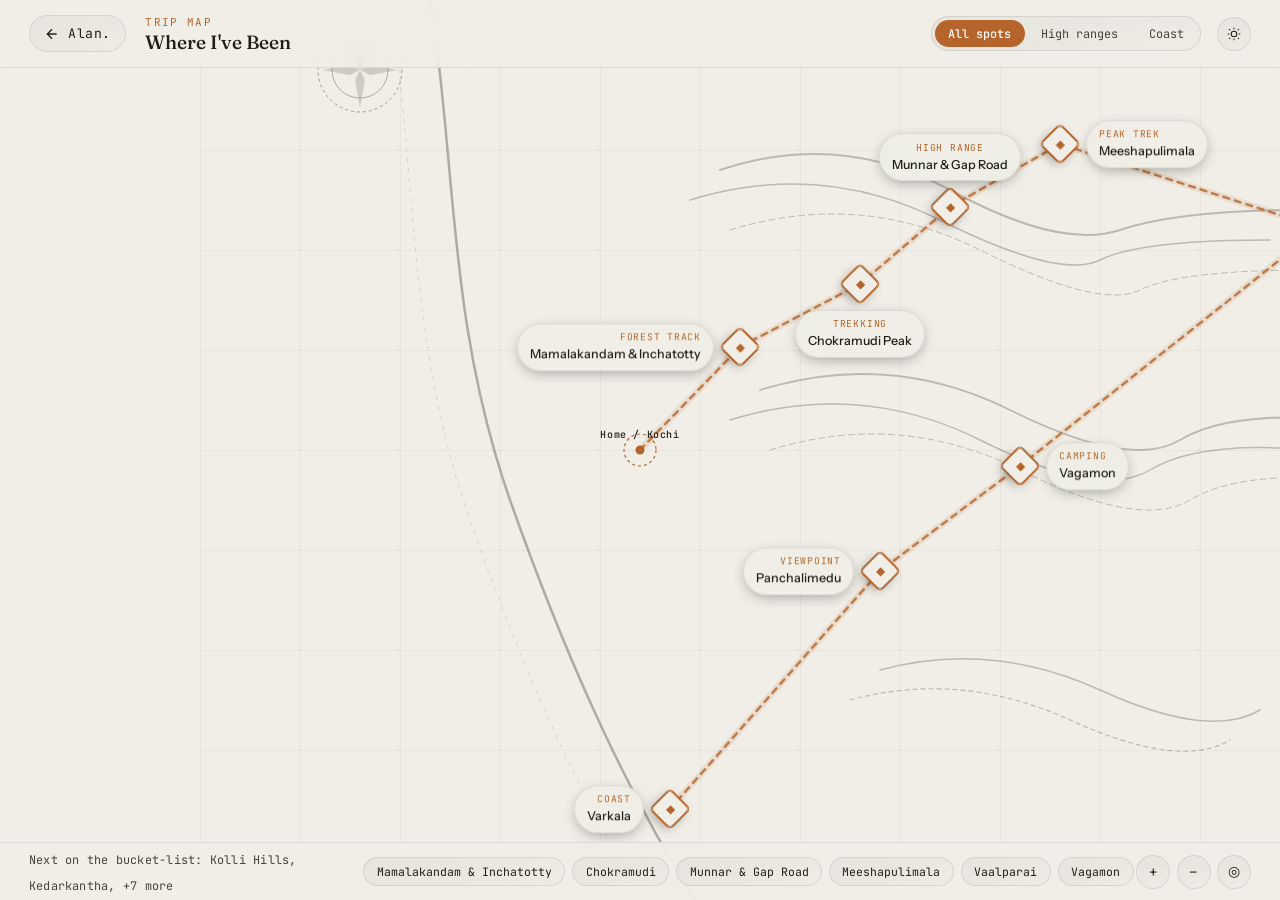
<file: journal-map.html>
<!DOCTYPE html>
<html lang="en" data-theme="dark">

<head>
  <meta charset="UTF-8" />
  <meta name="viewport" content="width=device-width, initial-scale=1.0, maximum-scale=1.0, user-scalable=no" />
  <title> Trail Logs // Alan Joshy</title>
  <meta name="description"
    content="A map of weekend rides, hill climbs, and road trips logged on the Hero Xpulse 200." />
  <meta name="theme-color" content="#111215" />

  <link rel="preconnect" href="https://fonts.googleapis.com" />
  <link rel="preconnect" href="https://fonts.gstatic.com" crossorigin />
  <link
    href="https://fonts.googleapis.com/css2?family=Fraunces:ital,opsz,wght@0,9..144,300;0,9..144,400;0,9..144,500;0,9..144,600;0,9..144,700;1,9..144,400;1,9..144,500&family=Instrument+Sans:ital,wght@0,400;0,500;0,600;0,700;1,400&family=JetBrains+Mono:wght@400;500;600&display=swap"
    rel="stylesheet" />

  <link rel="icon" type="image/svg+xml" href="images/favicon-journal.svg" />
  <link rel="stylesheet" href="css/style.css" />
  <link rel="stylesheet" href="css/journal-map.css" />
</head>

<body class="map-body">

  <!-- Top Bar -->
  <header class="map-hud-top">
    <div class="hud-left">
      <a href="/" class="hud-back-btn" id="hudBackBtn" aria-label="Return to portfolio">
        <svg viewBox="0 0 24 24" fill="none" stroke="currentColor" stroke-width="2">
          <path d="M19 12H5M12 19l-7-7 7-7" />
        </svg>
        <span>Alan.</span>
      </a>
      <div class="hud-title-wrap">
        <span class="hud-eyebrow">Trip map</span>
        <h1 class="hud-title">Where I've Been</h1>
      </div>
    </div>

    <!-- Filters & Theme -->
    <div class="hud-right">
      <div class="hud-filters" id="mapFilterGroup">
        <button class="hud-filter-btn is-active" data-filter="all">All spots</button>
        <button class="hud-filter-btn" data-filter="highrange">High ranges</button>
        <button class="hud-filter-btn" data-filter="coastal">Coast</button>
      </div>

      <button class="theme-toggle" id="themeToggle" aria-label="Toggle color theme">
        <svg class="icon-sun" viewBox="0 0 24 24" fill="none" stroke="currentColor" stroke-width="1.6">
          <circle cx="12" cy="12" r="4.2" />
          <path
            d="M12 2.5v2.4M12 19.1v2.4M4.6 4.6l1.7 1.7M17.7 17.7l1.7 1.7M2.5 12h2.4M19.1 12h2.4M4.6 19.4l1.7-1.7M17.7 6.3l1.7-1.7" />
        </svg>
        <svg class="icon-moon" viewBox="0 0 24 24" fill="currentColor">
          <path d="M20.7 14.6a8.6 8.6 0 0 1-10.3-10.3 8.9 8.9 0 1 0 10.3 10.3z" />
        </svg>
      </button>
    </div>
  </header>

  <!-- Interactive Map Canvas Container -->
  <div class="map-viewport" id="mapViewport">
    <!-- Map Surface (Pannable & Zoomable) -->
    <div class="map-surface" id="mapSurface">

      <!-- Background Cartographic Canvas / SVG Terrain -->
      <svg class="map-svg-terrain" id="mapSvg" viewBox="0 0 2000 1400" preserveAspectRatio="xMidYMid slice"
        xmlns="http://www.w3.org/2000/svg">
        <defs>
          <!-- Grid Pattern -->
          <pattern id="gridPattern" width="100" height="100" patternUnits="userSpaceOnUse">
            <path d="M 100 0 L 0 0 0 100" fill="none" stroke="currentColor" class="map-grid-line" stroke-width="0.75"
              opacity="0.1" />
            <circle cx="100" cy="100" r="1.2" fill="currentColor" opacity="0.15" />
          </pattern>

          <!-- Terrain Shading Filter -->
          <filter id="inkGlow" x="-20%" y="-20%" width="140%" height="140%">
            <feGaussianBlur stdDeviation="10" result="blur" />
            <feComposite in="SourceGraphic" in2="blur" operator="over" />
          </filter>
        </defs>

        <!-- Coordinate Grid Base -->
        <rect width="2000" height="1400" fill="url(#gridPattern)" />

        <!-- Topographic / Coastal Landmass Outline (Kerala, Western Ghats & Tamil Nadu coastline) -->
        <g class="terrain-coastline" fill="none" stroke="currentColor" opacity="0.32">
          <!-- Arabian Sea Coastline contour -->
          <path d="M 220 100 C 260 280, 240 450, 310 650 C 370 820, 440 980, 560 1150 C 630 1250, 710 1340, 800 1400"
            stroke-width="2.5" stroke-linecap="round" />
          <path d="M 180 100 C 220 290, 200 470, 270 670 C 330 840, 400 1000, 520 1170" stroke-width="1"
            stroke-dasharray="4,6" opacity="0.4" />

          <!-- Bay of Bengal / Indian Ocean East Coast & Dhanushkodi Horn -->
          <path
            d="M 800 1400 C 890 1380, 1020 1330, 1180 1260 C 1350 1180, 1540 1060, 1720 920 C 1850 820, 1920 680, 1980 500"
            stroke-width="2" />
          <!-- Dhanushkodi spit into ocean -->
          <path
            d="M 1480 1120 C 1600 1100, 1750 1080, 1860 1050 C 1900 1040, 1910 1070, 1850 1090 C 1720 1130, 1580 1160, 1460 1165"
            stroke-width="2" fill="currentColor" fill-opacity="0.04" />
        </g>

        <!-- Mountain Ranges / Western Ghats Contours -->
        <g class="terrain-mountains" fill="none" stroke="currentColor" opacity="0.25" stroke-linecap="round">
          <!-- Munnar / Anamalai Ridges -->
          <path d="M 520 320 Q 640 280 750 340 T 920 380 T 1100 360" stroke-width="2" />
          <path d="M 490 350 Q 620 310 740 370 T 900 410 T 1070 390" stroke-width="1.5" />
          <path d="M 530 380 Q 660 340 780 400 T 940 440 T 1110 420" stroke-width="1" stroke-dasharray="6,4" />

          <!-- Vagamon / Idukki Ridge Contours -->
          <path d="M 560 540 Q 690 500 810 560 T 980 590 T 1140 570" stroke-width="1.8" />
          <path d="M 530 570 Q 660 530 780 590 T 950 620 T 1110 600" stroke-width="1.4" />
          <path d="M 570 600 Q 700 560 820 620 T 990 650 T 1150 630" stroke-width="1" stroke-dasharray="6,4" />

          <!-- Agasthyamalai / Southern Ghats -->
          <path d="M 680 820 Q 790 790 900 840 T 1060 860" stroke-width="1.6" />
          <path d="M 650 850 Q 760 820 870 870 T 1030 890" stroke-width="1.2" stroke-dasharray="4,4" />
        </g>

        <!-- Route Lines (Connecting the Travel Spots) -->
        <g class="map-trail-layer">
          <path id="expeditionRoute" class="route-line-bg"
            d="M 440 600 L 540 497 L 660 434 L 750 357 L 860 294 L 1120 378 L 820 616 L 680 721 L 470 959" fill="none"
            stroke="var(--accent)" stroke-width="2.5" stroke-dasharray="6,6" opacity="0.8" />
          <path class="route-line-glow"
            d="M 440 600 L 540 497 L 660 434 L 750 357 L 860 294 L 1120 378 L 820 616 L 680 721 L 470 959" fill="none"
            stroke="var(--accent)" stroke-width="7" opacity="0.12" />
        </g>

        <!-- Compass Rose -->
        <g class="map-compass" transform="translate(160, 220)" opacity="0.4">
          <circle cx="0" cy="0" r="42" fill="none" stroke="currentColor" stroke-width="1" stroke-dasharray="3,3" />
          <circle cx="0" cy="0" r="28" fill="none" stroke="currentColor" stroke-width="0.8" />
          <path d="M 0 -38 L 5 -10 L 0 0 L -5 -10 Z" fill="var(--accent)" />
          <path d="M 0 38 L 5 10 L 0 0 L -5 10 Z" fill="currentColor" opacity="0.4" />
          <path d="M -38 0 L -10 -5 L 0 0 L -10 5 Z" fill="currentColor" opacity="0.4" />
          <path d="M 38 0 L 10 -5 L 0 0 L 10 5 Z" fill="currentColor" opacity="0.4" />
          <text x="0" y="-45" text-anchor="middle" font-family="var(--font-mono)" font-size="10" fill="var(--accent)"
            font-weight="600">N</text>
        </g>

        <!-- Base (Kochi) -->
        <g class="basecamp-marker" transform="translate(440, 600)">
          <circle cx="0" cy="0" r="16" fill="none" stroke="var(--accent)" stroke-width="1.2" stroke-dasharray="3,3"
            class="basecamp-pulse" />
          <circle cx="0" cy="0" r="4.5" fill="var(--accent)" />
          <text x="0" y="-12" text-anchor="middle" font-family="var(--font-mono)" font-size="10" font-weight="500"
            fill="var(--fg)" letter-spacing="0.06em">Home / Kochi</text>
        </g>
      </svg>

      <!-- Interactive Waypoint Markers Layer -->
      <div class="map-waypoints-layer" id="waypointsLayer">

        <!-- Spot 1: Chokramudi Peak (Trekking) -->
        <div class="waypoint-pin label-bottom" style="left: 33.0%; top: 31.0%;" data-spot="chokramudi"
          data-category="highrange">
          <div class="pin-diamond">
            <div class="pin-pulse"></div>
            <span class="pin-glyph">&#x25C6;</span>
          </div>
          <div class="pin-label">
            <span class="pin-tag">Trekking</span>
            <strong>Chokramudi Peak</strong>
          </div>
        </div>

        <!-- Spot 2: Munnar & Gap Road -->
        <div class="waypoint-pin label-top" style="left: 37.5%; top: 25.5%;" data-spot="gap-road"
          data-category="highrange">
          <div class="pin-diamond">
            <div class="pin-pulse"></div>
            <span class="pin-glyph">&#x25C6;</span>
          </div>
          <div class="pin-label">
            <span class="pin-tag">High range</span>
            <strong>Munnar &amp; Gap Road</strong>
          </div>
        </div>

        <!-- Spot 3: Mamalakandam & Inchatotty -->
        <div class="waypoint-pin label-left" style="left: 27.0%; top: 35.5%;" data-spot="inchathotti"
          data-category="highrange">
          <div class="pin-diamond">
            <div class="pin-pulse"></div>
            <span class="pin-glyph">&#x25C6;</span>
          </div>
          <div class="pin-label">
            <span class="pin-tag">Forest track</span>
            <strong>Mamalakandam &amp; Inchatotty</strong>
          </div>
        </div>

        <!-- Spot 4: Meeshapulimala -->
        <div class="waypoint-pin label-right" style="left: 43.0%; top: 21.0%;" data-spot="meeshapulimala"
          data-category="highrange">
          <div class="pin-diamond">
            <div class="pin-pulse"></div>
            <span class="pin-glyph">&#x25C6;</span>
          </div>
          <div class="pin-label">
            <span class="pin-tag">Peak trek</span>
            <strong>Meeshapulimala</strong>
          </div>
        </div>

        <!-- Spot 5: Panchalimedu -->
        <div class="waypoint-pin label-left" style="left: 34.0%; top: 51.5%;" data-spot="panchalimedu"
          data-category="highrange">
          <div class="pin-diamond">
            <div class="pin-pulse"></div>
            <span class="pin-glyph">&#x25C6;</span>
          </div>
          <div class="pin-label">
            <span class="pin-tag">Viewpoint</span>
            <strong>Panchalimedu</strong>
          </div>
        </div>

        <!-- Spot 6: Vagamon -->
        <div class="waypoint-pin label-right" style="left: 41.0%; top: 44.0%;" data-spot="vagamon"
          data-category="highrange">
          <div class="pin-diamond">
            <div class="pin-pulse"></div>
            <span class="pin-glyph">&#x25C6;</span>
          </div>
          <div class="pin-label">
            <span class="pin-tag">Camping</span>
            <strong>Vagamon</strong>
          </div>
        </div>

        <!-- Spot 7: Varkala -->
        <div class="waypoint-pin label-left" style="left: 23.5%; top: 68.5%;" data-spot="varkala"
          data-category="coastal">
          <div class="pin-diamond">
            <div class="pin-pulse"></div>
            <span class="pin-glyph">&#x25C6;</span>
          </div>
          <div class="pin-label">
            <span class="pin-tag">Coast</span>
            <strong>Varkala</strong>
          </div>
        </div>

        <!-- Spot 8: Vaalparai -->
        <div class="waypoint-pin label-right" style="left: 56.0%; top: 27.0%;" data-spot="vaalparai"
          data-category="highrange">
          <div class="pin-diamond">
            <div class="pin-pulse"></div>
            <span class="pin-glyph">&#x25C6;</span>
          </div>
          <div class="pin-label">
            <span class="pin-tag">Seventh Heaven</span>
            <strong>Vaalparai</strong>
          </div>
        </div>

      </div><!-- /.map-waypoints-layer -->



    </div><!-- /.map-surface -->
  </div><!-- /.map-viewport -->

  <!-- Bottom Navigation & Controls -->
  <footer class="map-hud-bottom">
    <div class="hud-bottom-left">
      <span class="wishlist-text">Next on the bucket-list: Kolli Hills, Kedarkantha, +7 more</span>
    </div>

    <div class="hud-bottom-center">
      <!-- Fast Select Waypoints Strip -->
      <div class="waypoint-quickbar">
        <button class="quickbar-btn" data-target="inchathotti">Mamalakandam &amp; Inchatotty</button>
        <button class="quickbar-btn" data-target="chokramudi">Chokramudi</button>
        <button class="quickbar-btn" data-target="gap-road">Munnar &amp; Gap Road</button>
        <button class="quickbar-btn" data-target="meeshapulimala">Meeshapulimala</button>
        <button class="quickbar-btn" data-target="vaalparai">Vaalparai</button>
        <button class="quickbar-btn" data-target="vagamon">Vagamon</button>
        <button class="quickbar-btn" data-target="panchalimedu">Panchalimedu</button>
        <button class="quickbar-btn" data-target="varkala">Varkala</button>
      </div>
    </div>

    <div class="hud-bottom-right">
      <div class="zoom-controls">
        <button class="zoom-btn" id="btnZoomIn" aria-label="Zoom in">+</button>
        <button class="zoom-btn" id="btnZoomOut" aria-label="Zoom out">&minus;</button>
        <button class="zoom-btn reset-btn" id="btnZoomReset" aria-label="Recenter map"
          title="Recenter map">&#x25CE;</button>
      </div>
    </div>
  </footer>


  <!-- =========================================================================
       Spot Trip Log Modal (with Photo Carousel & Personal Notes)
       ========================================================================= -->
  <div class="spot-modal-overlay" id="spotModalOverlay" aria-hidden="true">
    <div class="spot-modal-card" id="spotModalCard" role="dialog" aria-modal="true">
      <button class="spot-modal-close" id="spotModalClose" aria-label="Close notes">&times;</button>

      <!-- Left Column: Full Image Carousel -->
      <div class="spot-modal-media-col">
        <div class="spot-carousel-container">
          <div class="spot-carousel-track" id="modalCarouselTrack">
            <!-- Slides injected dynamically -->
          </div>

          <button class="spot-carousel-arrow prev" id="modalCarouselPrev" aria-label="Previous image">&lsaquo;</button>
          <button class="spot-carousel-arrow next" id="modalCarouselNext" aria-label="Next image">&rsaquo;</button>

          <div class="spot-carousel-dots" id="modalCarouselDots">
            <!-- Dots injected dynamically -->
          </div>
        </div>
      </div>

      <!-- Right Column: Content -->
      <div class="spot-modal-content-col">
        <div class="spot-modal-header">
          <div class="spot-modal-badge-row">
            <span class="spot-meta-badge" id="modalTag">High range</span>
            <span class="spot-meta-badge date" id="modalWhen">Monsoon ride</span>
          </div>
          <h2 class="spot-modal-title" id="modalTitle">Munnar Gap Road</h2>
        </div>

        <!-- Natural Trip Log Content -->
        <div class="spot-modal-body">
          <div class="spot-story-wrap" id="modalStory">
            <!-- Text injected dynamically -->
          </div>

          <div class="spot-footer-note" id="modalFootnote">
            <!-- Context injected dynamically -->
          </div>
        </div>

        <div class="spot-modal-footer">
          <button class="btn-cta" id="modalDoneBtn">Back to map</button>
        </div>
      </div>

    </div>
  </div>

  <!-- =========================================================================
       Fullscreen Lightbox Overlay
       ========================================================================= -->
  <div class="photo-lightbox-overlay" id="photoLightboxOverlay" aria-hidden="true" role="dialog" aria-modal="true"
    aria-label="Fullscreen photo view">
    <button class="lightbox-close" id="lightboxClose" aria-label="Close fullscreen view">&times;</button>

    <div class="lightbox-stage" id="lightboxStage">
      <div class="lightbox-media-wrap" id="lightboxMediaWrap">
        <!-- Rendered dynamically -->
      </div>

      <div class="lightbox-info-bar">
        <span class="lightbox-tag" id="lightboxTag"></span>
        <p class="lightbox-caption" id="lightboxCaption"></p>
      </div>
    </div>

    <button class="lightbox-arrow prev" id="lightboxPrev" aria-label="Previous photo">&lsaquo;</button>
    <button class="lightbox-arrow next" id="lightboxNext" aria-label="Next photo">&rsaquo;</button>
  </div>

  <script src="js/journal-map.js" defer></script>
</body>

</html>
</file>
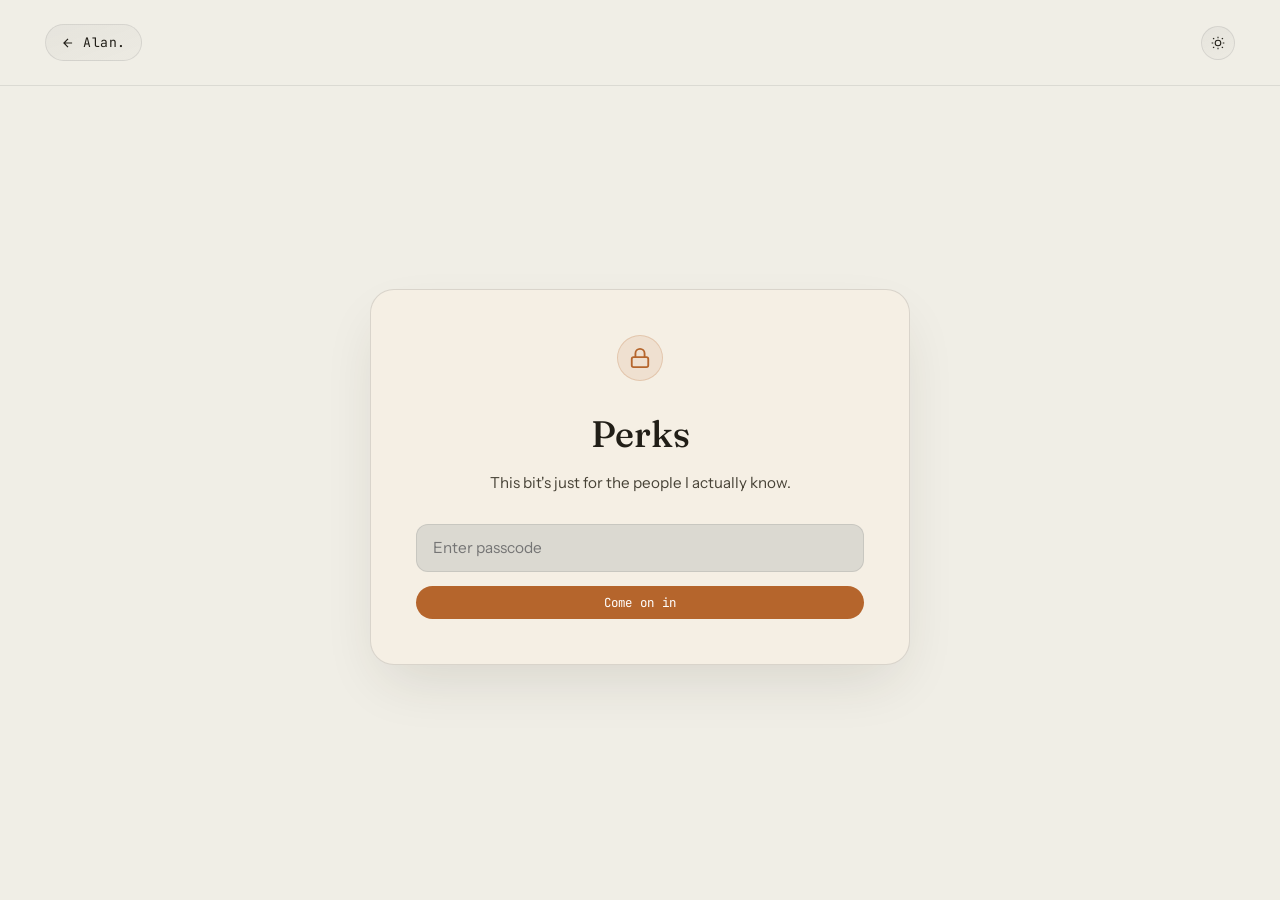
<file: perks.html>
<!DOCTYPE html>
<html lang="en" data-theme="light">

<head>
  <meta charset="UTF-8" />
  <meta name="viewport" content="width=device-width, initial-scale=1.0" />
  <title>Perks // Alan Joshy</title>
  <meta name="description" content="A private collection of links and perks for friends & family." />
  <meta name="theme-color" content="#EDE6D6" />

  <link rel="preconnect" href="https://fonts.googleapis.com" />
  <link rel="preconnect" href="https://fonts.gstatic.com" crossorigin />
  <link
    href="https://fonts.googleapis.com/css2?family=Fraunces:ital,opsz,wght@0,9..144,300;0,9..144,400;0,9..144,500;0,9..144,600;0,9..144,700;1,9..144,400;1,9..144,500&family=Instrument+Sans:ital,wght@0,400;0,500;0,600;0,700;1,400&family=JetBrains+Mono:wght@400;500;600;700&display=swap"
    rel="stylesheet" />

  <link rel="icon" type="image/svg+xml" href="images/favicon.svg" />
  <link rel="stylesheet" href="css/style.css" />
  <link rel="stylesheet" href="css/perks.css" />
</head>

<body class="fmp-body">

  <!-- ============ TOP BAR ============ -->
  <header class="fmp-top-bar">
    <a href="/" class="hud-back-btn" aria-label="Return to portfolio">
      <svg viewBox="0 0 24 24" fill="none" stroke="currentColor" stroke-width="2">
        <path d="M19 12H5M12 19l-7-7 7-7" />
      </svg>
      <span>Alan.</span>
    </a>

    <!-- Theme Toggle -->
    <button class="theme-toggle" id="themeToggle" aria-label="Toggle color theme">
      <svg class="icon-sun" viewBox="0 0 24 24" fill="none" stroke="currentColor" stroke-width="1.6">
        <circle cx="12" cy="12" r="4.2" />
        <path
          d="M12 2.5v2.4M12 19.1v2.4M4.6 4.6l1.7 1.7M17.7 17.7l1.7 1.7M2.5 12h2.4M19.1 12h2.4M4.6 19.4l1.7-1.7M17.7 6.3l1.7-1.7" />
      </svg>
      <svg class="icon-moon" viewBox="0 0 24 24" fill="currentColor">
        <path d="M20.7 14.6a8.6 8.6 0 0 1-10.3-10.3 8.9 8.9 0 1 0 10.3 10.3z" />
      </svg>
    </button>
  </header>

  <!-- ============ MAIN CONTENT CONTAINER ============ -->
  <main class="fmp-main">
    <div class="fmp-card">

      <!-- 1. Password Gate (Shown when locked) -->
      <section class="gate-view" id="gateView">
        <div class="gate-icon-wrap">
          <svg viewBox="0 0 24 24" width="22" height="22" fill="none" stroke="currentColor" stroke-width="2"
            stroke-linecap="round" stroke-linejoin="round">
            <rect width="18" height="11" x="3" y="11" rx="2" ry="2" />
            <path d="M7 11V7a5 5 0 0 1 10 0v4" />
          </svg>
        </div>

        <div class="gate-header">
          <h1 class="gate-title">Perks</h1>
          <p class="gate-desc">This bit's just for the people I actually know.</p>
        </div>

        <form class="gate-form" id="gateForm">
          <div class="gate-input-wrap">
            <input type="password" id="gatePassword" class="gate-input" required placeholder="Enter passcode"
              autocomplete="current-password" />
          </div>
          <p class="gate-error" id="gateError">Incorrect passcode. Ping Alan if you forgot it.</p>
          <button type="submit" class="btn-cta btn-full">Come on in</button>
        </form>
      </section>

      <!-- 2. Private Content Hub (Revealed when unlocked) -->
      <section class="content-view" id="contentView">
        <div class="content-header">
          <h2 class="content-title">Welcome in.</h2>
          <p class="content-desc">Photos, some videos, and whatever else I feel like sharing.</p>
        </div>

        <!-- Dynamically rendered links from js/perks.js -->
        <div class="fmp-links-list" id="fmpLinksList"></div>

        <div class="content-footer">
          <button type="button" class="lock-btn" id="lockVaultBtn">
            <svg viewBox="0 0 24 24" width="14" height="14" fill="none" stroke="currentColor" stroke-width="2"
              stroke-linecap="round" stroke-linejoin="round">
              <path d="M9 21H5a2 2 0 0 1-2-2V5a2 2 0 0 1 2-2h4" />
              <polyline points="16 17 21 12 16 7" />
              <line x1="21" y1="12" x2="9" y2="12" />
            </svg>
            <span>Log out</span>
          </button>
          <span style="font-family:var(--font-mono);font-size:0.75rem;color:var(--fg-dim);">Alan Joshy</span>
        </div>
      </section>

    </div>
  </main>

  <script src="js/perks.js" defer></script>
</body>

</html>
</file>
<file: css/style.css>
/* ==========================================================================
   Alan Joshy — tokens
   ========================================================================== */
:root {
  --ink: #12141A;
  --ink-2: #1B1E27;
  --paper: #F0EEE6;
  --paper-2: #E6E3D8;
  --rust: #B5652C;
  --rust-2: #D9824A;
  --backwater: #3D5C48;
  --warmgray: #8A8577;
  --line-dark: rgba(237, 230, 214, 0.14);
  --line-light: rgba(18, 20, 26, 0.12);

  --font-display: 'Fraunces', serif;
  --font-body: 'Instrument Sans', sans-serif;
  --font-mono: 'JetBrains Mono', monospace;

  --radius: 22px;
  --ease: cubic-bezier(.22, .68, .24, 1);
}

/* Note: The percentage-to-section stops in --page-bg-gradient and --page-bg-fallback
   (Hero ~0-14%, Work ~15-38%, Lab ~38-55%, Journal ~55-75%, About ~75-85%, Connect/Footer ~85-100%)
   are approximate mappings as of this implementation. As new journal entries, rides, or hardware builds
   are added over time, section heights may shift; the continuous gradient will remain seamless and seam-free,
   but these stops can be retuned if page content length expands significantly. */

html[data-theme="dark"] {
  --bg: #111215;
  --bg-2: #18191D;
  --fg: #F3EFE6;
  --fg-dim: #9C978D;
  --accent: #D46934;
  --accent-strong: #B85526;
  --card-bg: #18191D;
  --card-border: rgba(255, 255, 255, 0.08);
  --hero-glow-1: none;
  --hero-glow-2: none;
  --page-bg-fallback: #111215;
  --page-bg-gradient: linear-gradient(180deg, #111215 0%, #15161A 35%, #15161A 65%, #111215 100%);
}

html[data-theme="light"] {
  --bg: var(--paper);
  --bg-2: var(--paper-2);
  --fg: #211E17;
  --fg-dim: #484337;
  --accent: var(--rust);
  --accent-strong: #8E4A1D;
  --card-bg: linear-gradient(160deg, rgba(18, 20, 26, 0.045), rgba(18, 20, 26, 0.015));
  --card-border: rgba(18, 20, 26, 0.09);
  --hero-glow-1: none;
  --hero-glow-2: none;
  --page-bg-fallback: linear-gradient(180deg, #F0EEE6 0%, #F0EEE6 14%, #E9E7DF 26%, #E6E3D8 38%, #EAE8E0 50%, #ECEAE2 66%, #F0EEE6 80%, #E8E5DC 92%, #F0EEE6 100%);
  --page-bg-gradient: linear-gradient(180deg, var(--paper) 0%, var(--paper) 14%, color-mix(in srgb, var(--paper-2) 70%, var(--paper)) 26%, var(--paper-2) 38%, color-mix(in srgb, var(--paper-2) 50%, var(--paper)) 50%, color-mix(in srgb, var(--paper-2) 35%, var(--paper)) 66%, var(--paper) 80%, color-mix(in srgb, var(--paper-2) 65%, var(--paper)) 92%, var(--paper) 100%);
}

html[data-theme="light"] .hero::before,
html[data-theme="light"] .hero-grain,
html[data-theme="light"] .error-hero::before,
html[data-theme="light"] .error-grain {
  display: none !important;
}

* {
  box-sizing: border-box;
  scrollbar-width: none !important;
  -ms-overflow-style: none !important;
  -webkit-tap-highlight-color: transparent;
}

*::-webkit-scrollbar,
::-webkit-scrollbar {
  display: none !important;
  width: 0 !important;
  height: 0 !important;
  background: transparent !important;
}

/* Disable blue browser selection highlight across static content */
::selection {
  background: transparent;
}

::-moz-selection {
  background: transparent;
}

input::selection,
textarea::selection {
  background: color-mix(in srgb, var(--accent) 30%, transparent);
}

html {
  scroll-behavior: smooth;
  scrollbar-width: none !important;
  -ms-overflow-style: none !important;
  -webkit-tap-highlight-color: transparent;
}

body {
  margin: 0;
  background: var(--bg);
  /* solid base fallback */
  background: var(--page-bg-fallback);
  /* gradient fallback for browsers without color-mix support */
  background: var(--page-bg-gradient);
  /* continuous full-document background gradient */
  color: var(--fg);
  font-family: var(--font-body);
  font-size: 16px;
  line-height: 1.6;
  -webkit-font-smoothing: antialiased;
  transition: background .5s var(--ease), color .5s var(--ease);
  overflow-x: hidden;
  user-select: none;
  -webkit-user-select: none;
  -ms-user-select: none;
}

/* Allow text editing inside form fields */
input,
textarea,
select {
  user-select: auto;
  -webkit-user-select: auto;
}

a {
  color: inherit;
  text-decoration: none;
  -webkit-tap-highlight-color: transparent;
}

button {
  -webkit-tap-highlight-color: transparent;
}

img,
svg {
  max-width: 100%;
  display: block;
  -webkit-user-drag: none;
  user-drag: none;
}

em {
  font-style: italic;
  color: var(--accent);
}

.eyebrow {
  font-family: var(--font-mono);
  font-size: 0.72rem;
  letter-spacing: 0.14em;
  text-transform: uppercase;
  color: var(--accent);
  margin: 0 0 0.9rem;
}

/* ==========================================================================
   Reveal-on-scroll
   ========================================================================== */
.reveal {
  opacity: 0;
  transform: translateY(28px);
  transition: opacity .9s var(--ease), transform .9s var(--ease);
}

.reveal.is-visible {
  opacity: 1;
  transform: translateY(0);
}

@media (prefers-reduced-motion: reduce) {
  .reveal {
    opacity: 1;
    transform: none;
    transition: none;
  }
}

/* ==========================================================================
   Top Horizontal Scroll Progress Bar
   ========================================================================== */
.scroll-progress-bar {
  position: fixed;
  top: 0;
  left: 0;
  height: 2px;
  width: 0%;
  background: var(--accent);
  z-index: 10000;
  pointer-events: none;
  transition: width 0.08s linear;
}

/* ==========================================================================
   Header
   ========================================================================== */
.site-header {
  position: fixed;
  top: 0;
  left: 0;
  right: 0;
  z-index: 50;
  background: transparent;
  backdrop-filter: none;
  border-bottom: 1px solid transparent;
  transition: border-color .4s var(--ease), background .4s var(--ease), backdrop-filter .4s var(--ease);
}

.site-header.scrolled {
  background: color-mix(in srgb, var(--bg) 95%, transparent);
  border-bottom-color: var(--card-border);
}

html[data-theme="dark"] .site-header.scrolled {
  background: rgba(17, 18, 21, 0.97);
  backdrop-filter: none;
  -webkit-backdrop-filter: none;
}

.header-inner {
  max-width: 1180px;
  margin: 0 auto;
  padding: 0.72rem 2rem;
  display: flex;
  align-items: center;
  justify-content: space-between;
  gap: 2rem;
}

.brand {
  font-family: var(--font-display);
  font-size: 1.25rem;
  font-weight: 600;
}

.brand-dot {
  color: var(--accent);
}

.main-nav {
  display: flex;
  gap: 1.8rem;
}

.main-nav a {
  font-size: 0.88rem;
  font-weight: 500;
  color: color-mix(in srgb, var(--fg) 82%, var(--bg) 18%);
  position: relative;
  padding: 0.15rem 0;
  transition: color .3s var(--ease);
}

.main-nav a:hover,
.main-nav a.is-active {
  color: var(--fg);
}

.main-nav a::after {
  content: '';
  position: absolute;
  left: 0;
  bottom: -4px;
  width: 0;
  height: 1.5px;
  background: var(--accent);
  transition: width .35s var(--ease);
}

.main-nav a:hover::after,
.main-nav a.is-active::after {
  width: 100%;
}

.header-actions {
  display: flex;
  align-items: center;
  gap: 1rem;
}

.theme-toggle {
  width: 34px;
  height: 34px;
  border-radius: 50%;
  border: 1px solid var(--card-border);
  background: var(--card-bg);
  color: var(--fg);
  display: flex;
  align-items: center;
  justify-content: center;
  cursor: pointer;
}

.theme-toggle svg {
  width: 16px;
  height: 16px;
}

.icon-moon {
  display: none;
}

html[data-theme="dark"] .icon-sun {
  display: none;
}

html[data-theme="dark"] .icon-moon {
  display: block;
}

.btn-cta {
  font-family: var(--font-mono);
  font-size: 0.78rem;
  letter-spacing: 0.02em;
  padding: 0.5rem 1.15rem;
  border-radius: 999px;
  background: var(--accent);
  color: #fff;
  white-space: nowrap;
  transition: transform .3s var(--ease), background .3s var(--ease);
  display: inline-block;
  border: none;
  outline: none;
  cursor: pointer;
}

.btn-cta:hover {
  transform: translateY(-2px);
  background: var(--accent-strong);
}

.btn-cta-outline {
  background: transparent;
  border: 1.5px solid var(--accent);
  color: var(--accent);
}

.btn-cta-outline:hover {
  background: var(--accent);
  color: #fff;
}

.menu-toggle {
  display: none;
  background: none;
  border: 0;
  cursor: pointer;
  flex-direction: column;
  gap: 5px;
  padding: 4px;
}

.menu-toggle span {
  width: 22px;
  height: 2px;
  background: var(--fg);
  display: block;
  transform-origin: center;
  transition: transform .38s cubic-bezier(.22, .68, .24, 1), opacity .3s ease;
}

/* hamburger → X */
.menu-toggle.open span:nth-child(1) {
  transform: translateY(7px) rotate(45deg);
}

.menu-toggle.open span:nth-child(2) {
  opacity: 0;
  transform: scaleX(0);
}

.menu-toggle.open span:nth-child(3) {
  transform: translateY(-7px) rotate(-45deg);
}

.mobile-nav {
  display: none;
}

@media (max-width:900px) {
  .main-nav {
    display: none;
  }

  .header-actions {
    gap: 0.7rem;
  }

  .header-actions .btn-cta {
    padding: 0.55rem 1rem;
    font-size: 0.76rem;
  }

  .menu-toggle {
    display: flex;
  }

  .mobile-nav {
    flex-direction: column;
    padding: 0 6vw 1.4rem;
    gap: 1rem;
    display: none;
  }

  .mobile-nav.open {
    display: flex;
  }

  .mobile-nav a {
    font-size: 1rem;
    color: var(--fg);
    padding: 0.3rem 0;
  }

  .header-inner {
    padding: 0.9rem 5vw;
    gap: 0.8rem;
  }
}

/* ==========================================================================
   Hero
   ========================================================================== */
.hero {
  position: relative;
  min-height: 88vh;
  display: flex;
  align-items: center;
  padding: 5.5rem 2rem 3.6rem;
  overflow: hidden;
}

.hero::before {
  content: '';
  position: absolute;
  inset: 0;
  background: var(--hero-glow-1), var(--hero-glow-2);
  z-index: 0;
}

.hero-grain {
  position: absolute;
  inset: 0;
  z-index: 0;
  opacity: 0.05;
  mix-blend-mode: overlay;
  background-image: url("data:image/svg+xml,%3Csvg xmlns='http://www.w3.org/2000/svg' width='120' height='120'%3E%3Cfilter id='n'%3E%3CfeTurbulence type='fractalNoise' baseFrequency='0.9' numOctaves='1' stitchTiles='stitch'/%3E%3C/filter%3E%3Crect width='100%25' height='100%25' filter='url(%23n)'/%3E%3C/svg%3E");
}

.hero-inner {
  position: relative;
  z-index: 1;
  max-width: 1180px;
  margin: 0 auto;
  display: grid;
  grid-template-columns: 1.2fr 0.8fr;
  gap: 3.5rem;
  align-items: center;
  width: 100%;
}

.hero-headline {
  font-family: var(--font-display);
  font-weight: 500;
  font-size: clamp(2.3rem, 4.4vw, 3.8rem);
  line-height: 1.06;
  margin: 0 0 1.3rem;
  letter-spacing: -0.01em;
}

.hero-sub {
  max-width: 46ch;
  color: var(--fg-dim);
  font-size: 1.02rem;
  margin: 0 0 1.8rem;
}

.hero-actions {
  display: flex;
  gap: 1.8rem;
  flex-wrap: wrap;
}

.link-arrow {
  font-family: var(--font-mono);
  font-size: 0.88rem;
  border-bottom: 1.5px solid var(--accent);
  padding-bottom: 0.2rem;
  transition: opacity .3s var(--ease), gap .3s var(--ease);
  display: inline-flex;
  align-items: center;
  gap: 0.4rem;
}

.link-arrow span {
  transition: transform .3s var(--ease);
}

.link-arrow:hover span {
  transform: translateX(4px);
}

.link-arrow.ghost {
  border-bottom-color: var(--fg-dim);
  color: var(--fg-dim);
}

.link-arrow.small {
  font-size: 0.78rem;
}

/* neat stacked-card portrait: solid offset backer + tag badge, no blur haze */
.hero-portrait {
  display: flex;
  flex-direction: column;
  align-items: center;
  gap: 1rem;
}

.portrait-stack {
  position: relative;
  width: 100%;
  max-width: 260px;
}

.portrait-backer {
  position: absolute;
  inset: 16px -16px -16px 16px;
  border-radius: 24px;
  background: linear-gradient(135deg, var(--rust), var(--backwater));
  z-index: 0;
}

.portrait-frame {
  position: relative;
  z-index: 1;
  width: 100%;
  aspect-ratio: 3/4;
  border-radius: 24px;
  overflow: hidden;
  border: 1px solid var(--card-border);
  box-shadow: 0 22px 46px -20px rgba(0, 0, 0, 0.45);
  transform: rotate(-1.4deg);
  transition: transform .5s var(--ease);
}

.portrait-frame:hover {
  transform: rotate(0deg);
}

.portrait-frame picture {
  display: block;
  width: 100%;
  height: 100%;
}

.portrait-frame img {
  width: 100%;
  height: 100%;
  object-fit: cover;
  object-position: center 22%;
  filter: saturate(1.06) contrast(1.04) brightness(1.03);
  display: block;
}

.portrait-duotone {
  position: absolute;
  inset: 0;
  opacity: 0.26;
  background: linear-gradient(200deg, transparent 48%, color-mix(in srgb, var(--ink) 42%, transparent) 120%);
  mix-blend-mode: soft-light;
}

.portrait-tag {
  position: absolute;
  z-index: 2;
  bottom: -14px;
  left: -10px;
  background: var(--bg);
  border: 1px solid var(--card-border);
  font-family: var(--font-mono);
  font-size: 0.68rem;
  letter-spacing: 0.06em;
  text-transform: uppercase;
  padding: 0.42rem 0.85rem;
  border-radius: 999px;
  color: var(--accent);
  box-shadow: 0 10px 20px -10px rgba(0, 0, 0, 0.35);
}

.portrait-caption {
  font-family: var(--font-mono);
  font-size: 0.78rem;
  color: var(--fg-dim);
}



@media (max-width:900px) {
  .hero {
    padding: 11.5rem 1.5rem 5rem;
    min-height: auto;
  }

  .hero-inner {
    grid-template-columns: 1fr;
    gap: 8.8rem;
    text-align: left;
  }

  .hero-headline {
    margin-bottom: 2rem;
  }

  .hero-sub {
    font-size: 1.02rem;
    line-height: 1.65;
    margin-bottom: 2rem;
  }

  .hero-actions {
    gap: 1.2rem 1.8rem;
  }

  .hero-text {
    order: 1;
  }

  .hero-portrait {
    order: 2;
    align-items: center;
    width: 100%;
  }

  .portrait-stack {
    max-width: 200px;
    width: 200px;
    margin: 0 auto;
  }

  .portrait-backer {
    inset: 12px -12px -12px 12px;
  }

  .portrait-frame {
    transform: rotate(0deg);
  }


  /* translucent header when mobile menu is open */
  .site-header.menu-open {
    background: color-mix(in srgb, var(--bg) 88%, transparent);
    backdrop-filter: blur(18px);
    border-bottom-color: var(--card-border);
  }
}

/* ==========================================================================
   Sections — shared
   ========================================================================== */
.section {
  padding: 4.8rem 2rem;
  position: relative;
  scroll-margin-top: 72px;
}

.section-inner {
  max-width: 1180px;
  margin: 0 auto;
}

.section-head {
  margin-bottom: 1.8rem;
}

.section-title {
  font-family: var(--font-display);
  font-weight: 500;
  font-size: clamp(1.85rem, 3.2vw, 2.6rem);
  margin: 0;
}

.section-lede {
  max-width: 64ch;
  color: var(--fg-dim);
  font-size: 1rem;
  margin-bottom: 1.8rem;
}

.work-section {
  position: relative;
}

.work-section .section-inner {
  position: relative;
  z-index: 1;
}

.work-lede {
  max-width: 70ch;
  margin-bottom: 2rem;
}

.work-lede p {
  color: var(--fg-dim);
  font-size: 1rem;
  margin: 0 0 0.9rem;
}

.work-lede strong {
  color: var(--fg);
}

.work-cards {
  display: grid;
  grid-template-columns: repeat(2, 1fr);
  gap: 1.4rem;
  margin-bottom: 2rem;
}

.work-card {
  position: relative;
  overflow: hidden;
  display: flex;
  flex-direction: column;
  background:
    linear-gradient(155deg, color-mix(in srgb, var(--rust) 7%, transparent), transparent 60%),
    var(--card-bg);
  border: 1px solid var(--card-border);
  border-radius: var(--radius);
  padding: 1.4rem;
  transition: transform .4s var(--ease), border-color .4s var(--ease), box-shadow .4s var(--ease);
}

.work-card:nth-child(2) {
  background:
    linear-gradient(155deg, color-mix(in srgb, var(--backwater) 10%, transparent), transparent 60%),
    var(--card-bg);
}

.work-card:hover {
  transform: translateY(-4px);
  border-color: color-mix(in srgb, var(--accent) 45%, var(--card-border));
}

html[data-theme="dark"] .work-card {
  background: var(--card-bg);
  box-shadow: inset 0 1px 0 0 rgba(255, 255, 255, 0.05), 0 4px 20px -4px rgba(0, 0, 0, 0.5);
}

html[data-theme="dark"] .work-card:hover {
  border-color: rgba(255, 255, 255, 0.16);
  box-shadow: inset 0 1px 0 0 rgba(255, 255, 255, 0.08), 0 8px 30px -6px rgba(0, 0, 0, 0.65);
}

/* Subtle Scattered Micro-Icons (Static positioning, zero CPU animation cost) */
.work-floating-icons {
  position: absolute;
  inset: 0;
  pointer-events: none;
  z-index: 0;
  overflow: hidden;
}

.wf-icon {
  position: absolute;
  color: var(--fg);
  opacity: 0.12;
  font-family: var(--font-mono);
  font-weight: 500;
  user-select: none;
  pointer-events: none;
  transition: opacity 0.3s ease;
  display: flex;
  align-items: center;
  justify-content: center;
  animation: none !important;
}

.work-card:hover .wf-icon {
  opacity: 0.28;
}

/* Card 01 Floating Icons (Financial / Compliance) */
.work-card:nth-child(1) .wf-1 {
  top: 14%;
  right: 14%;
  font-size: 1.55rem;
  animation: floatA 6.2s ease-in-out infinite;
}

.work-card:nth-child(1) .wf-2 {
  top: 48%;
  right: 8%;
  font-size: 1.15rem;
  color: var(--accent);
  animation: floatB 7.5s ease-in-out infinite 0.5s;
}

.work-card:nth-child(1) .wf-3 {
  top: 18%;
  left: 48%;
  animation: floatC 8s ease-in-out infinite 1.2s;
}

.work-card:nth-child(1) .wf-4 {
  bottom: 22%;
  right: 28%;
  font-size: 1.25rem;
  font-weight: 600;
  color: var(--backwater);
  animation: floatD 6.8s ease-in-out infinite 0.8s;
}

.work-card:nth-child(1) .wf-5 {
  bottom: 14%;
  left: 45%;
  font-size: 0.85rem;
  color: var(--accent);
}

.work-card:nth-child(1) .wf-6 {
  bottom: 14%;
  right: 10%;
  font-size: 1.1rem;
  animation: floatB 6.5s ease-in-out infinite 2.2s;
}

/* Card 02 Floating Icons (Handcrafted Web) */
.work-card:nth-child(2) .wf-1 {
  top: 14%;
  right: 12%;
  font-size: 1.15rem;
  font-weight: 600;
  color: var(--backwater);
  animation: floatB 6.4s ease-in-out infinite;
}

.work-card:nth-child(2) .wf-2 {
  top: 38%;
  right: 28%;
  font-size: 0.95rem;
  color: var(--accent);
  animation: floatA 7s ease-in-out infinite 0.6s;
}

.work-card:nth-child(2) .wf-3 {
  bottom: 18%;
  right: 10%;
  font-size: 1.3rem;
  animation: floatC 7.8s ease-in-out infinite 1.4s;
}

.work-card:nth-child(2) .wf-4 {
  top: 18%;
  left: 50%;
  color: var(--accent);
  animation: floatD 6.2s ease-in-out infinite 0.9s;
}

.work-card:nth-child(2) .wf-5 {
  bottom: 12%;
  right: 26%;
  font-size: 0.72rem;
}

.work-card:nth-child(2) .wf-6 {
  bottom: 45%;
  right: 6%;
  font-size: 0.8rem;
  color: var(--accent);
  animation: floatB 6.6s ease-in-out infinite 2s;
}

@keyframes floatA {
  0%, 100% {
    transform: translate(0, 0) rotate(0deg);
  }
  33% {
    transform: translate(3px, -6px) rotate(4deg);
  }
  66% {
    transform: translate(-2px, -3px) rotate(-3deg);
  }
}

@keyframes floatB {
  0%, 100% {
    transform: translate(0, 0) rotate(0deg);
  }
  40% {
    transform: translate(-4px, -5px) rotate(-5deg);
  }
  75% {
    transform: translate(2px, -7px) rotate(3deg);
  }
}

@keyframes floatC {
  0%, 100% {
    transform: translate(0, 0) rotate(0deg);
  }
  50% {
    transform: translate(4px, -6px) rotate(6deg);
  }
}

@keyframes floatD {
  0%, 100% {
    transform: translate(0, 0) rotate(0deg);
  }
  45% {
    transform: translate(-3px, -5px) rotate(-4deg);
  }
}

.work-card-content {
  position: relative;
  z-index: 1;
  display: flex;
  flex-direction: column;
  flex-grow: 1;
}

.work-card-num {
  font-family: var(--font-mono);
  font-size: 0.74rem;
  color: var(--accent);
}

.work-card h3 {
  font-family: var(--font-display);
  font-size: 1.22rem;
  margin: 0 0 0.55rem;
  font-weight: 500;
}

.work-card p {
  color: var(--fg-dim);
  font-size: 0.92rem;
  margin: 0 0 1rem;
  flex-grow: 1;
}

.work-card .link-arrow {
  align-self: flex-start;
}

.contact-strip {
  display: flex;
  flex-wrap: wrap;
  align-items: center;
  gap: 2rem;
  padding-top: 1.5rem;
  border-top: 1px solid var(--card-border);
}

.contact-label {
  display: block;
  font-family: var(--font-mono);
  font-size: 0.7rem;
  color: var(--fg-dim);
  text-transform: uppercase;
  letter-spacing: 0.08em;
  margin-bottom: 0.2rem;
}

.contact-strip a:not(.btn-cta) {
  font-size: 0.96rem;
}

.contact-strip a:not(.btn-cta):hover {
  color: var(--accent);
}

.contact-strip .btn-cta {
  margin-left: auto;
}

@media (max-width:700px) {
  .work-cards {
    grid-template-columns: 1fr;
  }

  .contact-strip .btn-cta {
    margin-left: 0;
  }
}

/* ---- Hardware Lab ---- */
.lab-section {
  position: relative;
}

.lab-section .section-inner {
  position: relative;
  z-index: 1;
}

.lab-grid {
  display: grid;
  grid-template-columns: repeat(4, 1fr);
  gap: 1.2rem;
}

.lab-card {
  position: relative;
  background: var(--card-bg);
  border: 1px solid var(--card-border);
  border-radius: 16px;
  padding: 1.45rem 1.25rem;
  display: flex;
  flex-direction: column;
  transition: transform .3s var(--ease), border-color .3s var(--ease), box-shadow .3s var(--ease);
}

.lab-card-header {
  display: contents;
}

.lab-card-toggle {
  display: none;
}

.lab-card-collapse {
  display: contents;
}

.lab-card-collapse-inner {
  display: contents;
}

.lab-card:hover {
  transform: translateY(-4px);
  border-color: color-mix(in srgb, var(--accent) 50%, var(--card-border));
}

html[data-theme="dark"] .lab-card {
  background: var(--card-bg);
  box-shadow: inset 0 1px 0 0 rgba(255, 255, 255, 0.05), 0 4px 20px -4px rgba(0, 0, 0, 0.5);
}

html[data-theme="dark"] .lab-card:hover {
  border-color: rgba(255, 255, 255, 0.2);
  box-shadow: inset 0 1px 0 0 rgba(255, 255, 255, 0.08), 0 8px 28px -6px rgba(0, 0, 0, 0.65);
}

/* Clean Minimal Hardware Card Icon */
.lab-card-icon {
  width: auto;
  height: auto;
  border-radius: 0;
  display: inline-flex;
  align-items: center;
  background: transparent;
  color: var(--accent);
  margin-bottom: 1rem;
}

.lab-card-icon svg {
  width: 20px;
  height: 20px;
  stroke: var(--accent);
  transition: transform 0.3s var(--ease);
}

.lab-card:hover .lab-card-icon svg {
  transform: scale(1.08);
}

.lab-card h3 {
  font-family: var(--font-display);
  font-size: 1.08rem;
  line-height: 1.35;
  margin: 0 0 0.55rem;
  font-weight: 500;
  color: var(--fg);
}

.lab-card p {
  color: var(--fg-dim);
  font-size: 0.86rem;
  line-height: 1.58;
  line-height: 1.5;
  margin: 0 0 0.95rem;
  flex-grow: 1;
}

.lab-card .link-arrow {
  align-self: flex-start;
}

/* Hardware Lab Explorer Strip */
.hw-hub-strip {
  margin-top: 1.8rem;
  background:
    linear-gradient(135deg, color-mix(in srgb, var(--accent) 12%, transparent), color-mix(in srgb, var(--backwater) 10%, transparent)),
    var(--card-bg);
  border: 1px solid color-mix(in srgb, var(--accent) 25%, var(--card-border));
  border-radius: var(--radius);
  padding: 1.5rem 1.8rem;
  display: flex;
  align-items: center;
  justify-content: space-between;
  gap: 1.6rem;
}

html[data-theme="dark"] .hw-hub-strip {
  background: var(--card-bg);
  border-color: var(--card-border);
  box-shadow: inset 0 1px 0 0 rgba(255, 255, 255, 0.05);
}

.hw-hub-content {
  max-width: 680px;
}

.hw-hub-title {
  font-family: var(--font-display);
  font-size: 1.3rem;
  font-weight: 500;
  margin: 0 0 0.4rem;
  color: var(--fg);
}

.hw-hub-desc {
  color: var(--fg-dim);
  font-size: 0.9rem;
  line-height: 1.55;
  margin: 0 0 1rem;
}

.hw-hub-btn {
  font-size: 0.92rem;
  font-weight: 600;
  color: var(--accent);
}

.lab-prototyping {
  margin-top: 3rem;
  padding-top: 1.8rem;
  border-top: 1px solid var(--card-border);
  max-width: 64ch;
}

.lab-prototyping .eyebrow {
  margin-bottom: 0.65rem;
}

.lab-prototyping p:not(.eyebrow) {
  color: var(--fg-dim);
  font-size: 0.98rem;
  line-height: 1.6;
  margin: 0 0 1.1rem;
}

@media (max-width: 1000px) {
  .lab-grid {
    grid-template-columns: repeat(2, 1fr);
  }
}

@media (max-width: 768px) {
  .lab-grid {
    grid-template-columns: 1fr;
    gap: 1.15rem;
  }

  .lab-card {
    cursor: pointer;
    -webkit-tap-highlight-color: transparent;
    user-select: none;
    padding: 1rem 1.15rem;
  }

  .lab-card:hover {
    transform: none;
  }

  .lab-card.is-expanded {
    border-color: color-mix(in srgb, var(--accent) 45%, var(--card-border));
  }

  .lab-card.is-expanded p {
    user-select: text;
  }

  .lab-card-header {
    display: flex;
    align-items: center;
    gap: 0.85rem;
    width: 100%;
  }

  .lab-card-icon {
    width: auto;
    border-bottom: none;
    padding-bottom: 0;
    margin-bottom: 0;
    flex-shrink: 0;
  }

  .lab-card-header h3 {
    margin: 0;
    padding-right: 0;
    flex: 1;
    font-size: 1rem;
    line-height: 1.35;
  }

  .lab-card-toggle {
    display: flex;
    align-items: center;
    justify-content: center;
    flex-shrink: 0;
    position: static;
    margin-left: auto;
    width: 24px;
    height: 24px;
    border: none;
    background: transparent;
    color: var(--fg-dim);
    padding: 0;
    pointer-events: auto;
    transition: color 0.2s ease;
  }

  .lab-card-toggle svg {
    width: 20px;
    height: 20px;
    stroke: currentColor;
    stroke-width: 2.2;
    transition: transform 0.3s cubic-bezier(0.4, 0, 0.2, 1);
  }

  .lab-card.is-expanded .lab-card-toggle {
    color: var(--accent);
  }

  .lab-card.is-expanded .lab-card-toggle svg {
    transform: rotate(180deg);
  }

  .lab-card-collapse {
    display: grid;
    grid-template-rows: 0fr;
    opacity: 0;
    transition: grid-template-rows 0.3s cubic-bezier(0.4, 0, 0.2, 1),
                opacity 0.25s ease;
    will-change: grid-template-rows, opacity;
  }

  .lab-card.is-expanded .lab-card-collapse {
    grid-template-rows: 1fr;
    opacity: 1;
  }

  .lab-card-collapse-inner {
    display: block;
    overflow: hidden;
    min-height: 0;
  }

  .lab-card-collapse-inner p {
    margin-top: 0.85rem;
    margin-bottom: 0.95rem;
  }

  .lab-card-collapse-inner .link-arrow {
    display: inline-flex;
    margin-bottom: 0.15rem;
  }

  .hw-hub-strip {
    padding: 1.4rem;
  }
}

@media (prefers-reduced-motion: reduce) {
  .lab-card-collapse,
  .lab-card-toggle,
  .lab-card-toggle svg {
    transition: none !important;
  }
  .wf-icon {
    animation: none !important;
  }
}



/* ---- Journal: section-head row + carousel ---- */
.section-head-row {
  display: flex;
  justify-content: space-between;
  align-items: flex-end;
  gap: 1.5rem;
  margin-bottom: 0;
}

.journal-carousel-wrap {
  margin-top: 1.6rem;
  position: relative;
}

.carousel-btn {
  position: absolute;
  top: 50%;
  transform: translateY(-50%) translateZ(0);
  width: 42px;
  height: 42px;
  border-radius: 50%;
  border: 1px solid var(--card-border);
  background: var(--card-bg);
  box-shadow: 0 4px 14px rgba(0, 0, 0, 0.12);
  color: var(--fg);
  cursor: pointer;
  z-index: 10;
  display: flex;
  align-items: center;
  justify-content: center;
  transition: transform .25s var(--ease), border-color .25s var(--ease), background .25s var(--ease), opacity .25s var(--ease), visibility .25s var(--ease);
}

.carousel-btn svg {
  width: 18px;
  height: 18px;
  stroke: var(--fg);
  transition: stroke .25s var(--ease);
}

.carousel-btn-prev {
  left: -20px;
}

.carousel-btn-next {
  right: -20px;
}

.carousel-btn:hover:not(:disabled) {
  transform: translateY(-50%) scale(1.08) translateZ(0);
  border-color: var(--accent);
  background: var(--bg);
  box-shadow: 0 6px 20px rgba(0, 0, 0, 0.18);
}

.carousel-btn:hover:not(:disabled) svg {
  stroke: var(--accent);
}

.carousel-btn:active:not(:disabled) {
  transform: translateY(-50%) scale(0.95) translateZ(0);
}

.carousel-btn:disabled,
.carousel-btn[aria-disabled="true"] {
  opacity: 0;
  visibility: hidden;
  pointer-events: none;
  transform: translateY(-50%) scale(0.85) translateZ(0);
}

@media (max-width: 1240px) {
  .carousel-btn-prev {
    left: 8px;
  }

  .carousel-btn-next {
    right: 8px;
  }
}

.journal-carousel {
  display: flex;
  gap: 1.1rem;
  overflow-x: auto;
  padding: 12px 6px 14px;
  margin: -12px -6px -14px;
  scrollbar-width: none;
  scroll-snap-type: x mandatory;
  scroll-behavior: smooth;
  cursor: grab;
  user-select: none;
  -webkit-overflow-scrolling: touch;
  overscroll-behavior-x: contain;
}

.journal-carousel.is-dragging {
  cursor: grabbing;
  scroll-snap-type: none;
  scroll-behavior: auto;
}

.journal-carousel::-webkit-scrollbar {
  display: none;
}

.journal-card {
  flex: 0 0 calc((100% - 2 * 1.1rem) / 3);
  min-width: 0;
  scroll-snap-align: start;
  scroll-snap-stop: normal;
  background:
    linear-gradient(150deg, color-mix(in srgb, var(--backwater) 8%, transparent), transparent 55%),
    var(--card-bg);
  border: 1px solid var(--card-border);
  border-radius: var(--radius);
  padding: 1.25rem;
  display: flex;
  flex-direction: column;
  transform: translateZ(0);
  contain: layout style;
  transition: transform .3s var(--ease), border-color .3s var(--ease), box-shadow .3s var(--ease);
}

html[data-theme="dark"] .journal-card:not(.journal-card-upcoming) {
  background: var(--card-bg);
  border-color: var(--card-border);
  box-shadow: inset 0 1px 0 0 rgba(255, 255, 255, 0.05), 0 4px 18px -4px rgba(0, 0, 0, 0.5);
}

html[data-theme="dark"] .journal-card:not(.journal-card-upcoming):hover {
  background: linear-gradient(180deg, #242932 0%, #1A1E26 100%);
  border-color: rgba(255, 255, 255, 0.2);
  box-shadow: inset 0 1px 0 0 rgba(255, 255, 255, 0.12), 0 12px 30px -8px rgba(0, 0, 0, 0.65);
}

html[data-theme="light"] .journal-card:not(.journal-card-upcoming) {
  background: linear-gradient(180deg, #F6F4ED 0%, #EFECE2 100%);
  border-color: rgba(18, 20, 26, 0.08);
  box-shadow: 0 4px 16px -4px rgba(18, 20, 26, 0.05);
}

html[data-theme="light"] .journal-card:not(.journal-card-upcoming):hover {
  background: linear-gradient(180deg, #FCFCFB 0%, #F8F7F2 100%);
  border-color: rgba(18, 20, 26, 0.16);
  box-shadow: 0 8px 22px -6px rgba(18, 20, 26, 0.09);
}

@media (max-width: 1024px) {
  .journal-card {
    flex: 0 0 calc((100% - 1.1rem) / 2);
  }
}

@media (max-width: 680px) {
  .journal-carousel-wrap {
    padding-bottom: 54px;
  }

  .carousel-btn {
    top: auto;
    bottom: 4px;
    width: 38px;
    height: 38px;
    transform: none;
  }

  .carousel-btn-prev {
    right: 50px;
    left: auto;
  }

  .carousel-btn-next {
    right: 6px;
    left: auto;
  }

  .carousel-btn:hover:not(:disabled) {
    transform: scale(1.08) translateZ(0);
  }

  .carousel-btn:active:not(:disabled) {
    transform: scale(0.95) translateZ(0);
  }

  .carousel-btn:disabled,
  .carousel-btn[aria-disabled="true"] {
    transform: scale(0.85) translateZ(0);
  }

  .journal-carousel {
    gap: 1.1rem;
    padding: 12px 6px 14px;
    margin: -12px -6px -14px;
    width: auto;
  }

  .journal-card {
    flex: 0 0 100%;
    width: 100%;
    max-width: 100%;
    padding: 1.25rem;
    box-sizing: border-box;
  }
}

@media (hover: hover) {
  .journal-card:hover {
    transform: translateY(-6px) translateZ(0);
    border-color: color-mix(in srgb, var(--accent) 40%, var(--card-border));
    transition: transform .3s var(--ease), border-color .3s var(--ease);
  }
}

/* Upcoming Trailhead Card (Centered 3-tier teaser layout) */
.journal-card-upcoming {
  background: transparent !important;
  border-color: transparent !important;
  box-shadow: none !important;
  display: flex;
  flex-direction: column;
  justify-content: center;
  align-items: center;
  text-align: center;
  padding: 1.5rem 1.4rem;
}

@media (hover: hover) {
  .journal-card-upcoming:hover {
    border-color: transparent !important;
    box-shadow: none !important;
    transform: translateY(-4px) translateZ(0);
  }
}

.upcoming-content-wrap {
  display: flex;
  flex-direction: column;
  align-items: center;
  justify-content: center;
  text-align: center;
  width: 100%;
  max-width: 280px;
  margin: auto;
}

.upcoming-title {
  font-family: var(--font-display);
  font-size: 1.55rem !important;
  font-weight: 500;
  line-height: 1.25;
  margin: 0 0 0.75rem !important;
  color: var(--fg);
  text-align: center;
}

.upcoming-desc {
  color: var(--fg-dim);
  font-size: 0.94rem !important;
  line-height: 1.5;
  margin: 0 !important;
  text-align: center;
}

.journal-media {
  aspect-ratio: 16/10;
  border-radius: 14px;
  margin-bottom: 0.9rem;
  background-size: cover;
  background-position: center;
  background-repeat: no-repeat;
  background-color: var(--bg-2);
  transform: translateZ(0);
}

.journal-media-a {
  background-image: url('../images/journal/cover/mp_cover.webp');
}

.journal-media-b {
  background-image: url('../images/journal/cover/ch_cover.webp');
}

.journal-media-c {
  background-image: url('../images/journal/cover/vg_cover.webp');
}

.journal-media-d {
  background-image: url('../images/journal/cover/mg_cover.webp');
}

.journal-media-e {
  background-image: url('../images/journal/cover/pm_cover.webp');
}

.journal-card .journal-date {
  font-family: var(--font-mono);
  font-size: 0.72rem;
  color: var(--accent);
}

.journal-card h3 {
  font-family: var(--font-display);
  font-size: 1.12rem;
  font-weight: 500;
  margin: 0.4rem 0 0.45rem;
}

.journal-card p {
  color: var(--fg-dim);
  font-size: 0.86rem;
  margin: 0 0 0.85rem;
  flex-grow: 1;
}

.journal-note {
  font-size: 0.88rem;
  color: var(--fg-dim);
  font-style: italic;
  padding-left: 0.2rem;
  margin-top: 1.3rem;
}

@media (max-width:700px) {
  .section-head-row {
    flex-direction: column;
    align-items: flex-start;
    gap: 1rem;
  }
}

/* ---- About ---- */
.about-grid {
  display: grid;
  grid-template-columns: 1.4fr 0.9fr;
  gap: 2.2rem;
  align-items: start;
}

.about-copy {
  font-size: 1rem;
  color: var(--fg-dim);
  max-width: 62ch;
}

.about-facts {
  list-style: none;
  margin: 0;
  padding: 0;
  display: flex;
  flex-direction: column;
  gap: 0.75rem;
}

.about-facts li {
  font-size: 0.92rem;
  border-bottom: 1px solid var(--card-border);
  padding-bottom: 0.7rem;
}

.about-facts li span {
  display: block;
  font-family: var(--font-mono);
  font-size: 0.68rem;
  text-transform: uppercase;
  letter-spacing: 0.08em;
  color: var(--fg-dim);
  margin-bottom: 0.25rem;
}

@media (max-width:800px) {
  .about-grid {
    grid-template-columns: 1fr;
  }
}

/* ==========================================================================
   Footer
   ========================================================================== */
.site-footer {
  padding: 2.4rem 2rem 2rem;
  border-top: 1px solid var(--card-border);
}

.footer-inner {
  max-width: 1180px;
  margin: 0 auto;
  display: flex;
  flex-wrap: wrap;
  justify-content: space-between;
  gap: 2rem;
}

.footer-brand p {
  color: var(--fg-dim);
  font-size: 0.88rem;
  max-width: 34ch;
  margin: 0.5rem 0 0;
}

.footer-links {
  display: flex;
  flex-wrap: wrap;
  gap: 1.2rem;
  align-content: flex-start;
}

.footer-links a {
  font-size: 0.86rem;
  color: var(--fg-dim);
}

.footer-links a:hover {
  color: var(--accent);
}

.footer-meta {
  display: flex;
  flex-direction: column;
  gap: 0.35rem;
  font-family: var(--font-mono);
  font-size: 0.74rem;
  color: var(--fg-dim);
  text-align: right;
}

@media (max-width:700px) {
  .footer-meta {
    text-align: left;
  }
}

/* ==========================================================================
   Read-more buttons (native <button> reset to match .link-arrow look)
   ========================================================================== */
.read-more {
  background: none;
  border: none;
  padding: 0;
  margin: 0;
  font-family: inherit;
  cursor: pointer;
}

/* ==========================================================================
   Connect section
   ========================================================================== */
.connect-section {
  position: relative;
}

.connect-section .section-inner {
  position: relative;
  z-index: 1;
}

.connect-grid {
  display: grid;
  grid-template-columns: 0.85fr 1.15fr;
  gap: 2.2rem;
  align-items: start;
}

.connect-info-row {
  margin-bottom: 1rem;
}

.connect-info-row a {
  display: inline-block;
  font-size: 0.98rem;
  margin-top: 0.2rem;
}

.connect-info-row a:hover {
  color: var(--accent);
}

.connect-form {
  background: var(--card-bg);
  border: 1px solid var(--card-border);
  border-radius: var(--radius);
  padding: 1.4rem;
  display: flex;
  flex-direction: column;
  gap: 0.85rem;
}

.input-text {
  width: 100%;
  background: color-mix(in srgb, var(--bg) 60%, var(--bg-2) 40%);
  border: 1px solid var(--card-border);
  border-radius: 12px;
  padding: 0.68rem 0.85rem;
  color: var(--fg);
  font-family: var(--font-body);
  font-size: 0.9rem;
  transition: border-color .3s var(--ease);
}

.input-text:focus {
  outline: none;
  border-color: var(--accent);
}

textarea.input-text {
  resize: vertical;
  min-height: 100px;
}

.btn-full {
  width: 100%;
  text-align: center;
  border: none;
  cursor: pointer;
}

.form-note {
  font-size: 0.8rem;
  color: var(--fg-dim);
  text-align: center;
  margin: 0;
}

/* Custom Themed Select Dropdown */
.custom-select-wrap {
  position: relative;
  width: 100%;
}

.custom-select-trigger {
  width: 100%;
  background: color-mix(in srgb, var(--bg) 60%, var(--bg-2) 40%);
  border: 1px solid var(--card-border);
  border-radius: 12px;
  padding: 0.85rem 1rem;
  color: var(--fg);
  font-family: var(--font-body);
  font-size: 0.96rem;
  display: flex;
  align-items: center;
  justify-content: space-between;
  cursor: pointer;
  transition: border-color 0.3s var(--ease), background 0.3s var(--ease);
  user-select: none;
  -webkit-user-select: none;
}

.custom-select-trigger:hover,
.custom-select-wrap.is-open .custom-select-trigger {
  border-color: var(--accent);
}

.custom-select-chevron {
  width: 16px;
  height: 16px;
  color: var(--accent);
  transition: transform 0.25s var(--ease);
  flex-shrink: 0;
}

.custom-select-wrap.is-open .custom-select-chevron {
  transform: rotate(180deg);
}

.custom-select-menu {
  position: absolute;
  top: calc(100% + 6px);
  left: 0;
  right: 0;
  background: var(--bg);
  border: 1px solid var(--card-border);
  border-radius: 14px;
  padding: 0.45rem;
  box-shadow: 0 20px 48px -10px rgba(0, 0, 0, 0.4), 0 2px 8px rgba(0, 0, 0, 0.1);
  z-index: 100;
  display: flex;
  flex-direction: column;
  gap: 0.2rem;
  opacity: 0;
  visibility: hidden;
  transform: translateY(-6px);
  transition: opacity 0.22s var(--ease), transform 0.22s var(--ease), visibility 0.22s;
}

html[data-theme="light"] .custom-select-menu {
  background: #F4EFE5;
  border-color: rgba(18, 20, 26, 0.14);
  box-shadow: 0 20px 48px -10px rgba(50, 40, 30, 0.22), 0 2px 8px rgba(0, 0, 0, 0.06);
}

html[data-theme="dark"] .custom-select-menu {
  background: #1B1E27;
  border-color: rgba(255, 255, 255, 0.12);
  box-shadow: 0 20px 48px -10px rgba(0, 0, 0, 0.65), 0 2px 8px rgba(0, 0, 0, 0.35);
}

.custom-select-wrap.is-open .custom-select-menu {
  opacity: 1;
  visibility: visible;
  transform: translateY(0);
}

.custom-select-opt {
  padding: 0.65rem 0.85rem;
  border-radius: 9px;
  font-size: 0.93rem;
  color: var(--fg);
  cursor: pointer;
  transition: background 0.18s var(--ease), color 0.18s var(--ease);
  display: flex;
  align-items: center;
  justify-content: space-between;
}

.custom-select-opt:hover {
  background: color-mix(in srgb, var(--accent) 12%, transparent);
  color: var(--accent);
}

.custom-select-opt.is-selected {
  background: color-mix(in srgb, var(--accent) 18%, transparent);
  color: var(--accent);
  font-weight: 500;
}

.custom-select-opt.is-selected::after {
  content: '✓';
  font-size: 0.85rem;
  color: var(--accent);
}

.form-fields-wrap {
  display: flex;
  flex-direction: column;
  gap: 1.1rem;
}

/* Form Success State (In-Theme) */
.form-success-state {
  display: flex;
  flex-direction: column;
  align-items: center;
  text-align: center;
  padding: 1.8rem 1rem;
  gap: 0.75rem;
  opacity: 0;
  transform: translateY(8px);
  transition: opacity 0.35s var(--ease), transform 0.35s var(--ease);
}

.form-success-state.is-visible {
  opacity: 1;
  transform: translateY(0);
}

.success-icon-wrap {
  width: 50px;
  height: 50px;
  border-radius: 50%;
  background: color-mix(in srgb, var(--accent) 15%, transparent);
  border: 1px solid color-mix(in srgb, var(--accent) 35%, transparent);
  color: var(--accent);
  display: flex;
  align-items: center;
  justify-content: center;
  margin-bottom: 0.35rem;
}

.success-title {
  font-family: var(--font-display);
  font-size: 1.45rem;
  font-weight: 500;
  margin: 0;
  color: var(--fg);
}

.success-desc {
  color: var(--fg-dim);
  font-size: 0.94rem;
  line-height: 1.55;
  max-width: 320px;
  margin: 0;
}

@media (max-width:800px) {
  .connect-grid {
    grid-template-columns: 1fr;
  }
}

/* ==========================================================================
   Detail modal (Read more overlays)
   ========================================================================== */
.modal-overlay {
  position: fixed;
  inset: 0;
  z-index: 200;
  background: rgba(10, 10, 12, 0.6);
  backdrop-filter: blur(4px);
  -webkit-backdrop-filter: blur(4px);
  display: flex;
  align-items: center;
  justify-content: center;
  padding: 1.5rem 1rem;
  padding: max(1rem, env(safe-area-inset-top)) max(0.8rem, env(safe-area-inset-right)) max(1rem, env(safe-area-inset-bottom)) max(0.8rem, env(safe-area-inset-left));
  box-sizing: border-box;
  opacity: 0;
  pointer-events: none;
  transition: opacity .35s var(--ease);
}

.modal-overlay.open {
  opacity: 1;
  pointer-events: auto;
}

.modal-card {
  position: relative;
  background: var(--bg);
  border: 1px solid var(--card-border);
  border-radius: 20px;
  max-width: 560px;
  width: 100%;
  max-height: calc(100vh - 2rem);
  max-height: calc(100dvh - 2rem);
  overflow-y: auto;
  overflow-x: hidden;
  box-sizing: border-box;
  scrollbar-width: none !important;
  -ms-overflow-style: none !important;
  padding: 2.2rem 1.8rem;
  transform: translateY(18px);
  transition: transform .35s var(--ease);
  box-shadow: 0 40px 80px -30px rgba(0, 0, 0, 0.55);
}

.modal-card::-webkit-scrollbar {
  display: none !important;
  width: 0 !important;
  height: 0 !important;
  background: transparent !important;
}

.modal-overlay.open .modal-card {
  transform: translateY(0);
}

.modal-close {
  position: absolute;
  top: 1.2rem;
  right: 1.2rem;
  width: 34px;
  height: 34px;
  border-radius: 50%;
  border: 1px solid var(--card-border);
  background: var(--card-bg);
  color: var(--fg);
  font-size: 1.2rem;
  line-height: 1;
  cursor: pointer;
  display: flex;
  align-items: center;
  justify-content: center;
}

.modal-eyebrow {
  font-family: var(--font-mono);
  font-size: 0.72rem;
  letter-spacing: 0.1em;
  text-transform: uppercase;
  color: var(--accent);
  display: block;
  margin-bottom: 0.6rem;
}

.modal-title {
  font-family: var(--font-display);
  font-weight: 500;
  font-size: 1.7rem;
  margin: 0 0 1rem;
}

.modal-specs {
  display: flex;
  flex-wrap: wrap;
  gap: 0.5rem;
  margin-bottom: 1.3rem;
}

.modal-specs span {
  font-family: var(--font-mono);
  font-size: 0.72rem;
  border: 1px solid var(--card-border);
  border-radius: 999px;
  padding: 0.3rem 0.75rem;
  color: var(--fg-dim);
}

.modal-body {
  color: var(--fg-dim);
  font-size: 1rem;
  line-height: 1.7;
}

.modal-body p {
  margin: 0 0 1rem;
}

.modal-body p:last-child {
  margin-bottom: 0;
}

@media (max-width:600px) {
  .modal-card {
    padding: 1.8rem;
    border-radius: 18px;
  }

  .modal-title {
    font-size: 1.4rem;
  }
}

/* ==========================================================================
   Site Footer & Social Links
   ========================================================================== */
.site-footer {
  border-top: 1px solid var(--card-border);
  padding: 4rem 2rem 5rem;
  position: relative;
  z-index: 10;
}

.footer-inner {
  max-width: 1180px;
  margin: 0 auto;
  display: flex;
  justify-content: space-between;
  align-items: flex-start;
  flex-wrap: wrap;
  gap: 2.5rem;
}

.footer-brand {
  max-width: 340px;
}

.footer-brand .brand {
  font-family: var(--font-display);
  font-size: 1.4rem;
  font-weight: 600;
  display: block;
  margin-bottom: 0.5rem;
}

.footer-brand p {
  color: var(--fg-dim);
  font-size: 0.92rem;
  margin: 0;
  line-height: 1.5;
}

.footer-links {
  display: flex;
  flex-wrap: wrap;
  align-items: center;
  gap: 1.6rem;
  position: relative;
  z-index: 20;
}

.footer-links a {
  font-size: 0.95rem;
  font-weight: 500;
  color: color-mix(in srgb, var(--fg) 80%, transparent);
  transition: color 0.25s var(--ease);
  cursor: pointer;
  touch-action: manipulation;
}

.footer-links a:hover {
  color: var(--accent);
}

.footer-meta {
  display: flex;
  flex-direction: column;
  align-items: flex-end;
  gap: 0.35rem;
  font-family: var(--font-mono);
  font-size: 0.78rem;
  color: var(--fg-dim);
}

@media (max-width: 800px) {
  .site-footer {
    padding: 3rem 1.4rem 6rem;
  }

  .footer-inner {
    flex-direction: column;
    align-items: flex-start;
    gap: 2rem;
  }

  .footer-links {
    gap: 1rem 1.8rem;
    width: 100%;
  }

  .footer-links a {
    color: var(--fg);
    font-size: 0.95rem;
  }

  .footer-meta {
    align-items: flex-start;
    width: 100%;
  }
}

/* ==========================================================================
   Chat FAB (bottom-right, popup above button)
   ========================================================================== */
.chat-fab-wrap {
  position: fixed;
  right: 1.6rem;
  bottom: 1.6rem;
  z-index: 150;
  display: flex;
  flex-direction: column;
  align-items: flex-end;
  gap: 0.9rem;
  pointer-events: none;
  /* Allows clicks on underlying links to pass through */
}

.chat-fab {
  pointer-events: auto;
  /* Only the FAB button itself captures clicks */
  width: 58px;
  height: 58px;
  border-radius: 50%;
  background: var(--accent);
  color: #fff;
  border: none;
  cursor: pointer;
  display: flex;
  align-items: center;
  justify-content: center;
  box-shadow: 0 16px 34px -12px rgba(0, 0, 0, 0.5);
  transition: transform .3s var(--ease), background .3s var(--ease);
}

.chat-fab:hover {
  transform: translateY(-3px);
  background: var(--accent-strong);
}

.chat-fab svg {
  width: 24px;
  height: 24px;
}

.fab-icon-close {
  display: none;
}

.chat-fab-wrap.open .fab-icon-chat {
  display: none;
}

.chat-fab-wrap.open .fab-icon-close {
  display: block;
}

.chat-popup {
  display: flex;
  flex-direction: column;
  gap: 0.6rem;
  background: var(--bg);
  border: 1px solid var(--card-border);
  border-radius: 18px;
  padding: 0.7rem;
  box-shadow: 0 24px 50px -20px rgba(0, 0, 0, 0.5);
  min-width: 230px;
  opacity: 0;
  transform: translateY(12px) scale(0.97);
  pointer-events: none;
  transform-origin: bottom right;
  transition: opacity .25s var(--ease), transform .25s var(--ease);
}

.chat-fab-wrap.open .chat-popup {
  opacity: 1;
  transform: translateY(0) scale(1);
  pointer-events: auto;
}

.chat-popup-item {
  display: flex;
  align-items: center;
  gap: 0.8rem;
  padding: 0.7rem 0.8rem;
  border-radius: 12px;
  transition: background .25s var(--ease);
}

.chat-popup-item:hover {
  background: var(--card-bg);
}

.chat-popup-item strong {
  display: block;
  font-size: 0.92rem;
}

.chat-popup-item small {
  display: block;
  font-size: 0.76rem;
  color: var(--fg-dim);
}

.chat-popup-icon {
  width: 38px;
  height: 38px;
  border-radius: 50%;
  display: flex;
  align-items: center;
  justify-content: center;
  flex-shrink: 0;
  color: #fff;
}

.chat-popup-icon svg {
  width: 19px;
  height: 19px;
}

.chat-popup-icon.wa {
  background: #25D366;
}

.chat-popup-icon.mail {
  background: var(--backwater);
}

@media (max-width:600px) {
  .chat-fab-wrap {
    right: 1.1rem;
    bottom: 1.1rem;
  }

  .chat-fab {
    width: 52px;
    height: 52px;
  }
}

/* ==========================================================================
   Journal Map Strip & In-Place Engine Start / Smoke Transition
   ========================================================================== */
.journal-map-strip {
  margin: 3.6rem 0 1.6rem;
  padding-top: 2.4rem;
  border-top: 1px solid var(--card-border);
  display: flex;
  justify-content: space-between;
  align-items: center;
  gap: 2.8rem;
  position: relative;
}

.map-strip-content {
  max-width: 580px;
}

.map-strip-title {
  font-family: var(--font-display);
  font-size: clamp(1.35rem, 2.2vw, 1.75rem);
  font-weight: 500;
  margin: 0 0 0.8rem;
  color: var(--fg);
}

.map-strip-desc {
  font-family: var(--font-body);
  color: var(--fg-dim);
  font-size: 0.98rem;
  line-height: 1.65;
  margin: 0 0 1.4rem;
}

.map-strip-btn {
  background: none;
  border: none;
  border-bottom: 1.5px solid var(--accent);
  padding: 0 0 0.2rem 0;
  margin: 0;
  font-family: var(--font-mono);
  font-size: 0.92rem;
  cursor: pointer;
  color: var(--fg);
  display: inline-flex;
  align-items: center;
  gap: 0.4rem;
  transition: opacity .3s var(--ease), gap .3s var(--ease), color .3s var(--ease);
}

.map-strip-btn:hover {
  color: var(--accent);
}


/* Single-Color Dirtbike Anchor */
.map-strip-bike-wrap {
  position: relative;
  width: 220px;
  flex-shrink: 0;
  cursor: pointer;
  color: var(--fg);
  transition: color 0.3s var(--ease);
}

.map-strip-bike-wrap:hover {
  color: var(--accent);
}

.bike-actor-box {
  position: relative;
  width: 100%;
  transform-origin: center bottom;
  transition: transform 0.28s cubic-bezier(0.25, 1, 0.5, 1);
}

/* Hover State: Smooth quick size increase on box + subtle shiver on bike */
.map-strip-bike-wrap:hover .bike-actor-box,
.bike-actor-box.is-hovered {
  transform: scale(1.08) translateY(-4px);
}

.map-strip-bike-wrap:hover .dirtbike-img,
.bike-actor-box.is-hovered .dirtbike-img,
.bike-actor-box.is-starting .dirtbike-img,
.bike-actor-box.is-launching .dirtbike-img {
  animation: bikeImgShiver 0.12s ease-in-out infinite alternate;
  filter: invert(44%) sepia(65%) saturate(850%) hue-rotate(346deg) brightness(85%) contrast(88%);
}

html[data-theme="light"] .map-strip-bike-wrap:hover .dirtbike-img,
html[data-theme="light"] .bike-actor-box.is-hovered .dirtbike-img,
html[data-theme="light"] .bike-actor-box.is-starting .dirtbike-img,
html[data-theme="light"] .bike-actor-box.is-launching .dirtbike-img {
  filter: url(#bikeAccentLight);
}

html[data-theme="dark"] .map-strip-bike-wrap:hover .dirtbike-img,
html[data-theme="dark"] .bike-actor-box.is-hovered .dirtbike-img,
html[data-theme="dark"] .bike-actor-box.is-starting .dirtbike-img,
html[data-theme="dark"] .bike-actor-box.is-launching .dirtbike-img {
  filter: url(#bikeAccentDark);
}

@keyframes bikeImgShiver {
  0% {
    transform: translateY(0) rotate(0deg);
  }

  50% {
    transform: translateY(-1.5px) rotate(0.5deg);
  }

  100% {
    transform: translateY(0.8px) rotate(-0.4deg);
  }
}

.map-strip-bike-wrap picture {
  display: block;
  width: 100%;
}

.dirtbike-img {
  width: 100%;
  height: auto;
  display: block;
  user-select: none;
  -webkit-user-drag: none;
  pointer-events: none;
  transition: filter 0.35s var(--ease);
}

html[data-theme="dark"] .dirtbike-img {
  filter: brightness(0) invert(0.92);
}

html[data-theme="light"] .dirtbike-img {
  filter: brightness(0) invert(0.12);
}

/* Engine Start Vibration Animation when Clicked */
.bike-actor-box.is-starting {
  animation: bikeRevShake 0.08s ease-in-out infinite alternate !important;
}




@keyframes bikeRevShake {
  0% {
    transform: scale(1.1) translateY(-4px) rotate(0deg);
  }

  50% {
    transform: scale(1.1) translateY(-7px) rotate(0.8deg);
  }

  100% {
    transform: scale(1.1) translateY(-2px) rotate(-0.6deg);
  }
}

/* Acceleration Launch to the Right */
.bike-actor-box.is-launching {
  animation: bikeLaunchRight 0.9s cubic-bezier(0.35, 0, 0.25, 1) forwards !important;
}

@keyframes bikeLaunchRight {
  0% {
    transform: scale(1.1) translateX(0) rotate(-1deg);
    opacity: 1;
  }

  25% {
    transform: scale(1.14) translateX(45px) rotate(2.5deg);
  }

  100% {
    transform: scale(1.2) translateX(110vw) rotate(0deg);
    opacity: 0.2;
  }
}

/* Exhaust Smoke Emitter (Attached directly to the silencer tip at ~21% left, ~38% top) */
.exhaust-smoke-origin {
  position: absolute;
  left: 21%;
  top: 38%;
  width: 1px;
  height: 1px;
  pointer-events: none;
  z-index: 5;
}

.smoke-cloud {
  position: absolute;
  width: 28px;
  height: 28px;
  border-radius: 50%;
  background: radial-gradient(circle, color-mix(in srgb, var(--fg-dim) 75%, transparent) 0%, color-mix(in srgb, var(--fg-dim) 40%, transparent) 50%, transparent 75%);
  filter: blur(8px);
  opacity: 0;
  transform: translate(-50%, -50%) scale(0.2);
  pointer-events: none;
  transition: opacity 0.3s ease;
}

/* Smoke puffing on Hover AND when Starting/Launching */
.map-strip-bike-wrap:hover .smoke-cloud,
.bike-actor-box.is-hovered .smoke-cloud,
.bike-actor-box.is-starting .smoke-cloud,
.bike-actor-box.is-launching .smoke-cloud {
  opacity: 0.75;
}

.map-strip-bike-wrap:hover .cloud-1,
.bike-actor-box.is-hovered .cloud-1,
.bike-actor-box.is-starting .cloud-1 {
  animation: puffSmoke1 0.6s ease-out infinite;
}

.map-strip-bike-wrap:hover .cloud-2,
.bike-actor-box.is-hovered .cloud-2,
.bike-actor-box.is-starting .cloud-2 {
  animation: puffSmoke2 0.7s ease-out 0.15s infinite;
}

.map-strip-bike-wrap:hover .cloud-3,
.bike-actor-box.is-hovered .cloud-3,
.bike-actor-box.is-starting .cloud-3 {
  animation: puffSmoke3 0.8s ease-out 0.3s infinite;
}



@keyframes puffSmoke1 {
  0% {
    transform: translate(-50%, -50%) scale(0.2);
    opacity: 0.9;
  }

  100% {
    transform: translate(-90px, -40px) scale(3.5);
    opacity: 0;
  }
}

@keyframes puffSmoke2 {
  0% {
    transform: translate(-50%, -50%) scale(0.3);
    opacity: 0.85;
  }

  100% {
    transform: translate(-120px, -60px) scale(4.2);
    opacity: 0;
  }
}

@keyframes puffSmoke3 {
  0% {
    transform: translate(-50%, -50%) scale(0.35);
    opacity: 0.8;
  }

  100% {
    transform: translate(-150px, -70px) scale(5);
    opacity: 0;
  }
}

/* Fullscreen Smoke Curtain Wipe */
.xpulse-ride-overlay {
  position: fixed;
  inset: 0;
  z-index: 9999;
  background: transparent;
  pointer-events: none;
  opacity: 0;
  overflow: hidden;
  display: flex;
  align-items: center;
  justify-content: center;
  transition: opacity 0.25s ease;
}

.xpulse-ride-overlay.is-active {
  opacity: 1;
  pointer-events: auto;
}

.ride-smoke-curtain {
  position: absolute;
  inset: 0;
  background: var(--bg);
  opacity: 0;
  transform: scale(0.9);
  filter: blur(35px);
  transition: opacity 0.55s ease 0.35s, transform 0.55s var(--ease) 0.35s;
}

.xpulse-ride-overlay.is-active .ride-smoke-curtain {
  opacity: 1;
  transform: scale(1);
}

.ride-hud-toast {
  position: absolute;
  bottom: 12%;
  left: 50%;
  transform: translateX(-50%);
  z-index: 12;
  font-family: var(--font-mono);
  font-size: 0.82rem;
  letter-spacing: 0.12em;
  text-transform: uppercase;
  color: var(--accent);
  background: color-mix(in srgb, var(--bg) 92%, transparent);
  padding: 0.45rem 1.1rem;
  border-radius: 999px;
  border: 1px solid var(--card-border);
  opacity: 0;
  transition: opacity 0.35s ease 0.3s;
}

.xpulse-ride-overlay.is-active .ride-hud-toast {
  opacity: 1;
}

@media (max-width: 750px) {
  .journal-map-strip {
    flex-direction: column;
    align-items: flex-start;
    gap: 1.8rem;
  }

  .map-strip-bike-wrap {
    width: 180px;
    align-self: center;
  }
}

/* ==========================================================================
   Hardware Lab Circuit Micro-Transition Overlay (Minimal & Snappy)
   ========================================================================== */
.circuit-transition-overlay {
  position: fixed;
  inset: 0;
  z-index: 9999;
  background: rgba(14, 16, 20, 0.22);
  backdrop-filter: blur(4px);
  -webkit-backdrop-filter: blur(4px);
  opacity: 0;
  pointer-events: none;
  display: flex;
  align-items: center;
  justify-content: center;
  transition: opacity 0.16s ease;
}

.circuit-transition-overlay.is-active {
  opacity: 1;
  pointer-events: auto;
}

.circuit-stage {
  position: absolute;
  width: 360px;
  height: 360px;
  display: flex;
  align-items: center;
  justify-content: center;
  transform: translate(-50%, -50%);
  pointer-events: none;
}

.circuit-svg {
  width: 100%;
  height: 100%;
  overflow: visible;
  filter: drop-shadow(0 0 4px color-mix(in srgb, var(--accent) 35%, transparent));
}

/* Thin Crisp PCB Traces */
.pcb-trace {
  fill: none;
  stroke: var(--accent);
  stroke-width: 1.6px;
  stroke-linecap: round;
  stroke-linejoin: round;
  transition: stroke-dashoffset 0.28s cubic-bezier(0.25, 1, 0.5, 1);
}

/* Staggered micro-delays (0 - 45ms) */
.circuit-transition-overlay.is-active .trace-1 {
  transition-delay: 0ms;
}

.circuit-transition-overlay.is-active .trace-2 {
  transition-delay: 15ms;
}

.circuit-transition-overlay.is-active .trace-3 {
  transition-delay: 30ms;
}

.circuit-transition-overlay.is-active .trace-4 {
  transition-delay: 45ms;
}

.circuit-transition-overlay.is-active .trace-5 {
  transition-delay: 20ms;
}

.circuit-transition-overlay.is-active .trace-6 {
  transition-delay: 35ms;
}

.circuit-transition-overlay.is-active .trace-7 {
  transition-delay: 10ms;
}

.circuit-transition-overlay.is-active .trace-8 {
  transition-delay: 25ms;
}

.circuit-transition-overlay.is-active .pcb-trace {
  stroke-dashoffset: 0 !important;
}

/* Minimal Center Chip Node */
.circuit-chip-group {
  transform: scale(0.85);
  transform-origin: 250px 250px;
  transition: transform 0.22s cubic-bezier(0.34, 1.56, 0.64, 1);
}

.circuit-transition-overlay.is-active .circuit-chip-group {
  transform: scale(1);
}

.pcb-chip-body {
  fill: color-mix(in srgb, var(--bg) 92%, var(--fg));
  stroke: var(--accent);
  stroke-width: 1.5px;
}

.pcb-chip-pin1 {
  fill: var(--accent);
}

@media (prefers-reduced-motion: reduce) {
  .circuit-transition-overlay {
    display: none !important;
  }

  .xpulse-ride-overlay {
    transition: none !important;
  }

  .bike-actor-box.is-starting,
  .bike-actor-box.is-launching,
  .smoke-cloud {
    animation: none !important;
  }
}

/* ==========================================================================
   404 Not Found Page
   ========================================================================== */
.error-body {
  min-height: 100vh;
  display: flex;
  flex-direction: column;
  justify-content: space-between;
  position: relative;
}

.error-section {
  flex: 1;
  display: flex;
  align-items: center;
  min-height: 75vh;
  min-height: 75svh;
  padding: 10rem 2rem 7rem;
  position: relative;
}

.error-section::before {
  content: '';
  position: absolute;
  inset: 0;
  background: var(--hero-glow-1), var(--hero-glow-2);
  z-index: 0;
  pointer-events: none;
}

.error-grain {
  position: absolute;
  inset: 0;
  z-index: 0;
  opacity: 0.05;
  mix-blend-mode: overlay;
  background-image: url("data:image/svg+xml,%3Csvg xmlns='http://www.w3.org/2000/svg' width='120' height='120'%3E%3Cfilter id='n'%3E%3CfeTurbulence type='fractalNoise' baseFrequency='0.9' numOctaves='1' stitchTiles='stitch'/%3E%3C/filter%3E%3Crect width='100%25' height='100%25' filter='url(%23n)'/%3E%3C/svg%3E");
  pointer-events: none;
}

.error-section .section-inner {
  position: relative;
  z-index: 1;
  width: 100%;
}

.error-content {
  max-width: 580px;
  text-align: left;
}

.error-content .eyebrow {
  margin: 0 0 0.9rem;
}

.error-headline {
  font-family: var(--font-display);
  font-weight: 500;
  font-size: clamp(2.6rem, 5.2vw, 4.2rem);
  line-height: 1.08;
  letter-spacing: -0.01em;
  margin: 0 0 1.5rem;
  color: var(--fg);
}

.error-headline em {
  font-style: italic;
  color: var(--accent);
}

.error-sub {
  color: var(--fg-dim);
  font-size: 1.08rem;
  line-height: 1.65;
  max-width: 48ch;
  margin: 0 0 2.2rem;
}

.error-actions {
  display: flex;
  align-items: center;
  gap: 1.8rem;
  margin-bottom: 2.6rem;
}

.error-aside {
  color: var(--fg-dim);
  font-size: 0.95rem;
  line-height: 1.6;
  margin: 0;
}

.error-inline-link {
  color: var(--accent);
  text-decoration: underline;
  text-underline-offset: 3px;
  text-decoration-thickness: 1.2px;
  transition: opacity .2s var(--ease);
}

.error-inline-link:hover {
  opacity: 0.8;
}

@media (max-width: 900px) {
  .error-section {
    min-height: 80vh;
    min-height: 80svh;
    padding: 6.5rem 6vw 4rem;
  }
}
</file>
<file: css/hardware-lab.css>
/* ==========================================================================
   Hardware Lab — Clean Minimalist 60/40 Showcase Styles
   Matches original portfolio design tokens, typography, and warm aesthetics.
   ========================================================================== */

.hw-body {
  margin: 0;
  padding: 0;
  width: 100vw;
  height: 100vh;
  overflow: hidden;
  background: var(--bg);
  color: var(--fg);
  font-family: var(--font-body);
  user-select: none;
  -webkit-user-select: none;
}

/* ---------------- Universal Invisible Scrollbars & Non-Selectable Content ---------------- */
* {
  scrollbar-width: none !important;
  -ms-overflow-style: none !important;
  -webkit-tap-highlight-color: transparent;
}

::selection {
  background: transparent;
}

::-moz-selection {
  background: transparent;
}

img, svg {
  -webkit-user-drag: none;
  user-drag: none;
}

::-webkit-scrollbar,
*::-webkit-scrollbar {
  display: none !important;
  width: 0 !important;
  height: 0 !important;
  background: transparent !important;
}

/* ---------------- Top Bar (Matches journal-map.html) ---------------- */
.hw-top-bar {
  position: fixed;
  top: 0;
  left: 0;
  right: 0;
  height: 68px;
  z-index: 100;
  display: flex;
  align-items: center;
  justify-content: space-between;
  padding: 0 2rem;
  background: color-mix(in srgb, var(--bg) 85%, transparent);
  backdrop-filter: blur(16px);
  -webkit-backdrop-filter: blur(16px);
  border-bottom: 1px solid var(--card-border);
}

.hud-left {
  display: flex;
  align-items: center;
  gap: 1.2rem;
}

.hud-back-btn {
  display: inline-flex;
  align-items: center;
  gap: 0.5rem;
  font-family: var(--font-mono);
  font-size: 0.82rem;
  letter-spacing: 0.04em;
  padding: 0.45rem 0.95rem;
  border-radius: 999px;
  background: var(--card-bg);
  border: 1px solid var(--card-border);
  color: var(--fg);
  transition: all 0.3s var(--ease);
  text-decoration: none;
}

.hud-back-btn svg {
  width: 16px;
  height: 16px;
  transition: transform 0.3s var(--ease);
}

.hud-back-btn:hover {
  background: var(--accent);
  color: #fff;
  border-color: var(--accent);
}

.hud-back-btn:hover svg {
  transform: translateX(-3px);
}

.hud-title-wrap {
  display: flex;
  flex-direction: column;
}

.hud-eyebrow {
  font-family: var(--font-mono);
  font-size: 0.68rem;
  letter-spacing: 0.12em;
  text-transform: uppercase;
  color: var(--accent);
}

.hud-title {
  margin: 0;
  font-family: var(--font-display);
  font-size: 1.25rem;
  font-weight: 500;
  line-height: 1.1;
  color: var(--fg);
}

.hud-right {
  display: flex;
  align-items: center;
  gap: 1.2rem;
}

/* ---------------- Main Layout (65% Stage / 35% Description) ---------------- */
.hw-viewport {
  position: relative;
  width: 100vw;
  height: 100vh;
  display: flex;
  overflow: hidden;
  padding-top: 68px;
  box-sizing: border-box;
}

/* ---------------- 65% Left / Center Visual Stage ---------------- */
.hw-stage-container {
  flex: 0 0 65%;
  width: 65%;
  height: calc(100vh - 68px);
  position: relative;
  display: flex;
  flex-direction: column;
  align-items: center;
  justify-content: center;
  perspective: 1200px;
  padding-bottom: 75px;
  overflow: hidden;
}

/* Subtle Warm Millimeter Grid */
.hw-grid-bg {
  position: absolute;
  inset: 0;
  background-image:
    linear-gradient(to right, color-mix(in srgb, var(--fg) 5%, transparent) 1px, transparent 1px),
    linear-gradient(to bottom, color-mix(in srgb, var(--fg) 5%, transparent) 1px, transparent 1px);
  background-size: 48px 48px;
  mask-image: radial-gradient(ellipse at 50% 50%, black 30%, transparent 80%);
  -webkit-mask-image: radial-gradient(ellipse at 50% 50%, black 30%, transparent 80%);
  pointer-events: none;
}

/* Floating 3D Assembly */
.hw-card-assembly {
  position: relative;
  width: 560px;
  max-width: 88%;
  transform-style: preserve-3d;
  display: flex;
  flex-direction: column;
  align-items: center;
  justify-content: center;
  cursor: grab;
  will-change: transform;
}

.hw-card-assembly:active {
  cursor: grabbing;
}

/* Physical Photo Display Card */
.hw-photo-card {
  position: relative;
  width: 100%;
  aspect-ratio: 16 / 10;
  border-radius: 20px;
  overflow: hidden;
  background: var(--card-bg);
  border: 1px solid var(--card-border);
  box-shadow:
    0 24px 60px -15px rgba(0, 0, 0, 0.25),
    0 4px 12px rgba(0, 0, 0, 0.08);
  transition: box-shadow 0.3s var(--ease), opacity 0.3s var(--ease), transform 0.3s var(--ease);
}

.hw-card-assembly:hover .hw-photo-card {
  box-shadow:
    0 32px 72px -16px rgba(0, 0, 0, 0.35),
    0 0 0 1px color-mix(in srgb, var(--accent) 35%, transparent);
}

.hw-photo-card picture {
  display: block;
  width: 100%;
  height: 100%;
}

.hw-main-img {
  width: 100%;
  height: 100%;
  object-fit: cover;
  display: block;
}

/* Light-sweep glint, triggered periodically and on build switch */
.hw-photo-card::after {
  content: '';
  position: absolute;
  inset: 0;
  z-index: 5;
  pointer-events: none;
  background: linear-gradient(
    115deg,
    transparent 40%,
    color-mix(in srgb, #fff 55%, transparent) 50%,
    transparent 60%
  );
  transform: translateX(-120%);
  opacity: 0;
}
.hw-photo-card.sweep-active::after {
  animation: cardSweep 1.4s ease-out;
}
@keyframes cardSweep {
  0%   { transform: translateX(-120%); opacity: 0; }
  15%  { opacity: 0.5; }
  55%  { opacity: 0.35; }
  100% { transform: translateX(120%); opacity: 0; }
}

/* Small honest disclosure badge for placeholder/reference renders */
.hw-render-tag {
  position: absolute;
  bottom: 12px;
  right: 12px;
  z-index: 6;
  font-family: var(--font-mono);
  font-size: 0.62rem;
  letter-spacing: 0.06em;
  text-transform: uppercase;
  color: rgba(255,255,255,0.85);
  background: rgba(10,10,14,0.55);
  backdrop-filter: blur(6px);
  padding: 0.28rem 0.6rem;
  border-radius: 999px;
  pointer-events: none;
}

/* Floor Shadow Base */
.hw-base-shadow {
  position: absolute;
  bottom: -45px;
  width: 440px;
  height: 35px;
  border-radius: 50%;
  background: radial-gradient(ellipse at 50% 50%, rgba(0, 0, 0, 0.32) 0%, transparent 70%);
  filter: blur(12px);
  pointer-events: none;
}

/* ---------------- Minimal Dot Hotspots Layer ---------------- */
.hw-hotspots-layer {
  position: absolute;
  inset: 0;
  pointer-events: none;
  z-index: 10;
}

.pin-node {
  position: absolute;
  pointer-events: auto;
  cursor: pointer;
  transform: translate(-50%, -50%);
  display: flex;
  align-items: center;
  justify-content: center;
  width: 32px;
  height: 32px;
}

/* Small Minimal Initial Dot */
.pin-dot {
  width: 10px;
  height: 10px;
  border-radius: 50%;
  background: var(--accent);
  border: 2px solid #fff;
  box-shadow: 0 0 10px rgba(0, 0, 0, 0.4), 0 0 12px color-mix(in srgb, var(--accent) 60%, transparent);
  transition: all 0.3s cubic-bezier(0.34, 1.56, 0.64, 1);
  display: flex;
  align-items: center;
  justify-content: center;
  font-family: var(--font-mono);
  font-size: 0;
  font-weight: 700;
  color: transparent;
}

.pin-pulse-ring {
  position: absolute;
  width: 18px;
  height: 18px;
  border: 1.5px solid var(--accent);
  border-radius: 50%;
  animation: pinRipple 2.2s infinite ease-out;
  pointer-events: none;
}

@keyframes pinRipple {
  0% {
    transform: scale(0.6);
    opacity: 0.9;
  }

  100% {
    transform: scale(2.2);
    opacity: 0;
  }
}

/* Expand & Pop Big on Hover */
.pin-node:hover .pin-dot {
  width: 26px;
  height: 26px;
  font-size: 0.72rem;
  color: #fff;
  box-shadow: 0 6px 18px rgba(0, 0, 0, 0.45);
  transform: scale(1.15);
}

.pin-node:hover .pin-pulse-ring {
  animation: none;
  opacity: 0;
}

/* ---------------- Floating Tooltip Popover ---------------- */
.hw-pin-popover {
  position: fixed;
  z-index: 200;
  width: 240px;
  background: var(--bg);
  border: 1px solid var(--card-border);
  border-radius: 12px;
  padding: 0.85rem 1.1rem;
  box-shadow: 0 16px 36px rgba(0, 0, 0, 0.22);
  pointer-events: none;
  opacity: 0;
  transform: translateY(6px);
  transition: opacity 0.2s var(--ease), transform 0.2s var(--ease);
}

.hw-pin-popover.is-visible {
  opacity: 1;
  transform: translateY(0);
}

.popover-title {
  font-family: var(--font-display);
  font-size: 0.95rem;
  font-weight: 600;
  margin: 0 0 0.25rem;
  color: var(--fg);
}

.popover-desc {
  margin: 0;
  font-size: 0.82rem;
  line-height: 1.45;
  color: var(--fg-dim);
}

/* ---------------- Bottom Selector Dock ---------------- */
.hw-dock {
  position: absolute;
  bottom: 22px;
  left: 50%;
  transform: translateX(-50%);
  z-index: 50;
  background: color-mix(in srgb, var(--card-bg) 85%, var(--bg));
  backdrop-filter: blur(16px);
  -webkit-backdrop-filter: blur(16px);
  border: 1px solid var(--card-border);
  border-radius: 999px;
  padding: 0.35rem 0.45rem;
  display: flex;
  align-items: center;
  gap: 0.3rem;
  box-shadow: 0 16px 40px rgba(0, 0, 0, 0.16);
  overflow-x: auto;
  scrollbar-width: none;
  -ms-overflow-style: none;
  -webkit-overflow-scrolling: touch;
}

.hw-dock::-webkit-scrollbar {
  display: none;
  width: 0;
  height: 0;
}

.dock-btn {
  background: none;
  border: none;
  color: var(--fg-dim);
  padding: 0.45rem 0.95rem;
  border-radius: 999px;
  cursor: pointer;
  display: inline-flex;
  align-items: center;
  gap: 0.45rem;
  transition: all 0.25s var(--ease);
  font-family: var(--font-body);
  font-size: 0.85rem;
  font-weight: 500;
}

.dock-btn:hover {
  color: var(--fg);
  background: color-mix(in srgb, var(--fg) 5%, transparent);
}

.dock-btn.is-active {
  background: var(--accent);
  color: #fff;
  font-weight: 600;
}

.dock-num {
  font-family: var(--font-mono);
  font-size: 0.74rem;
  opacity: 0.85;
}

/* ---------------- 35% Right-Side Dossier Panel ---------------- */
.hw-dossier-panel {
  flex: 0 0 35%;
  width: 35%;
  height: calc(100vh - 68px);
  background: color-mix(in srgb, var(--card-bg) 80%, var(--bg));
  backdrop-filter: blur(20px);
  -webkit-backdrop-filter: blur(20px);
  border-left: 1px solid var(--card-border);
  overflow-y: auto;
  box-sizing: border-box;
  z-index: 20;
}

.dossier-scroll-content {
  padding: 2.6rem 2.2rem;
  display: flex;
  flex-direction: column;
  gap: 1.5rem;
}

.dossier-header-row {
  display: flex;
  justify-content: space-between;
  align-items: center;
}

/* Unboxed clean text eyebrow (No pill outline) */
.dossier-tag {
  font-family: var(--font-mono);
  font-size: 0.72rem;
  letter-spacing: 0.12em;
  text-transform: uppercase;
  color: var(--accent);
  background: none;
  border: none;
  padding: 0;
}

.dossier-index {
  font-family: var(--font-mono);
  font-size: 0.74rem;
  color: var(--fg-dim);
}

.dossier-heading {
  font-family: var(--font-display);
  font-size: 1.8rem;
  font-weight: 500;
  line-height: 1.2;
  margin: 0;
  color: var(--fg);
}

.dossier-section {
  display: flex;
  flex-direction: column;
  gap: 0.45rem;
}

.section-label {
  font-family: var(--font-mono);
  font-size: 0.7rem;
  text-transform: uppercase;
  letter-spacing: 0.1em;
  color: var(--accent);
  margin: 0;
}

.dossier-body {
  color: var(--fg-dim);
  font-size: 0.94rem;
  line-height: 1.65;
  margin: 0;
}

/* Bullet Highlights */
.dossier-highlights {
  margin: 0;
  padding-left: 1.2rem;
  display: flex;
  flex-direction: column;
  gap: 0.5rem;
}

.dossier-highlights li {
  color: var(--fg-dim);
  font-size: 0.92rem;
  line-height: 1.55;
}

.dossier-highlights li strong {
  color: var(--fg);
}

/* Subtle, Elegant WhatsApp Button */
.dossier-action-wrap {
  margin-top: 0.4rem;
  padding-top: 1.2rem;
  border-top: 1px solid var(--card-border);
}

.btn-whatsapp-order {
  display: inline-flex;
  align-items: center;
  justify-content: center;
  gap: 0.65rem;
  background: var(--fg);
  color: var(--bg);
  text-decoration: none;
  font-family: var(--font-body);
  font-weight: 500;
  font-size: 0.9rem;
  padding: 0.75rem 1.4rem;
  border-radius: 999px;
  border: 1px solid transparent;
  box-shadow: 0 4px 14px rgba(0, 0, 0, 0.1);
  transition: all 0.25s var(--ease);
  width: 100%;
  box-sizing: border-box;
}

.btn-whatsapp-order svg {
  color: #25D366;
  width: 18px;
  height: 18px;
  transition: transform 0.25s var(--ease);
}

.btn-whatsapp-order:hover {
  background: var(--accent);
  color: #fff;
  transform: translateY(-2px);
  box-shadow: 0 6px 18px rgba(0, 0, 0, 0.18);
}

.btn-whatsapp-order:hover svg {
  color: #fff;
  transform: scale(1.1);
}

/* ---------------- Responsive ---------------- */
@media (max-width: 1040px) {
  .hw-viewport {
    flex-direction: column;
    overflow-y: auto;
  }

  .hw-stage-container {
    flex: none;
    width: 100%;
    min-height: 480px;
    height: 55vh;
    padding-bottom: 20px;
  }

  .hw-dossier-panel {
    flex: none;
    width: 100%;
    height: auto;
    border-left: none;
    border-top: 1px solid var(--card-border);
  }

  .dossier-scroll-content {
    padding: 2rem 1.6rem;
  }

  .hw-dock {
    position: fixed;
    bottom: 12px;
    left: 50%;
    transform: translateX(-50%);
    width: 94%;
    max-width: 500px;
    overflow-x: auto;
  }

  .dock-btn {
    padding: 0.4rem 0.75rem;
    font-size: 0.78rem;
    white-space: nowrap;
  }
}

@media (prefers-reduced-motion: reduce) {
  .hw-card-assembly {
    transform: none !important;
    transition: none !important;
  }

  .pin-pulse-ring {
    animation: none !important;
    display: none !important;
  }

  .hw-photo-card::after {
    display: none !important;
  }
}

/* ==========================================================================
   Dark Mode Performance & Matte Charcoal Styling
   ========================================================================== */
html[data-theme="dark"] .hw-top-bar,
html[data-theme="dark"] .hw-dock,
html[data-theme="dark"] .hw-card,
html[data-theme="dark"] .hw-preview-box,
html[data-theme="dark"] .hw-filter-btn,
html[data-theme="dark"] .hw-back-btn,
html[data-theme="dark"] .dock-btn {
  backdrop-filter: none !important;
  -webkit-backdrop-filter: none !important;
}

html[data-theme="dark"] .hw-top-bar {
  background: rgba(17, 18, 21, 0.96);
}

html[data-theme="dark"] .hw-dock {
  background: rgba(24, 25, 29, 0.96);
  box-shadow: inset 0 1px 0 0 rgba(255, 255, 255, 0.05), 0 12px 36px -8px rgba(0, 0, 0, 0.6);
}
</file>
<file: css/journal-map.css>
/* ==========================================================================
   Expedition Map — Clean Cartographic & Trip Log Styles
   ========================================================================== */

* {
  box-sizing: border-box;
  scrollbar-width: none !important;
  -ms-overflow-style: none !important;
  -webkit-tap-highlight-color: transparent;
}

::selection {
  background: transparent;
}

::-moz-selection {
  background: transparent;
}

img, svg {
  -webkit-user-drag: none;
  user-drag: none;
}

::-webkit-scrollbar,
*::-webkit-scrollbar {
  display: none !important;
  width: 0 !important;
  height: 0 !important;
  background: transparent !important;
}

.map-body {
  margin: 0;
  padding: 0;
  width: 100vw;
  height: 100vh;
  overflow: hidden;
  scrollbar-width: none !important;
  -ms-overflow-style: none !important;
  background: var(--bg);
  color: var(--fg);
  font-family: var(--font-body);
  user-select: none;
  -webkit-user-select: none;
  position: relative;
}

button {
  font-family: inherit;
}


/* ---------------- Top Bar ---------------- */
.map-hud-top {
  position: fixed;
  top: 0;
  left: 0;
  right: 0;
  height: 68px;
  z-index: 100;
  display: flex;
  align-items: center;
  justify-content: space-between;
  padding: 0 1.8rem;
  background: color-mix(in srgb, var(--bg) 84%, transparent);
  backdrop-filter: blur(16px);
  -webkit-backdrop-filter: blur(16px);
  border-bottom: 1px solid var(--card-border);
}

.hud-left {
  display: flex;
  align-items: center;
  gap: 1.2rem;
}

.hud-back-btn {
  display: inline-flex;
  align-items: center;
  gap: 0.5rem;
  font-family: var(--font-mono);
  font-size: 0.82rem;
  letter-spacing: 0.04em;
  padding: 0.45rem 0.9rem;
  border-radius: 999px;
  background: var(--card-bg);
  border: 1px solid var(--card-border);
  color: var(--fg);
  transition: all 0.3s var(--ease);
}

.hud-back-btn svg {
  width: 16px;
  height: 16px;
  transition: transform 0.3s var(--ease);
}

.hud-back-btn:hover {
  background: var(--accent);
  color: #fff;
  border-color: var(--accent);
}

.hud-back-btn:hover svg {
  transform: translateX(-3px);
}

.hud-title-wrap {
  display: flex;
  flex-direction: column;
}

.hud-eyebrow {
  font-family: var(--font-mono);
  font-size: 0.68rem;
  letter-spacing: 0.12em;
  text-transform: uppercase;
  color: var(--accent);
}

.hud-title {
  margin: 0;
  font-family: var(--font-display);
  font-size: 1.2rem;
  font-weight: 500;
  line-height: 1.1;
  color: var(--fg);
}

/* Right */
.hud-right {
  display: flex;
  align-items: center;
  gap: 1rem;
}

.hud-filters {
  display: flex;
  background: var(--card-bg);
  border: 1px solid var(--card-border);
  border-radius: 999px;
  padding: 3px;
  gap: 3px;
}

.hud-filter-btn {
  background: transparent;
  border: none;
  color: var(--fg-dim);
  font-family: var(--font-mono);
  font-size: 0.74rem;
  padding: 0.32rem 0.85rem;
  border-radius: 999px;
  cursor: pointer;
  transition: all 0.25s var(--ease);
}

.hud-filter-btn:hover {
  color: var(--fg);
}

.hud-filter-btn.is-active {
  background: var(--accent);
  color: #fff;
  font-weight: 500;
}

/* ---------------- Map Viewport & Surface ---------------- */
.map-viewport {
  position: absolute;
  inset: 0;
  overflow: hidden;
  cursor: grab;
  touch-action: none;
  background: var(--bg);
}

.map-viewport:active {
  cursor: grabbing;
}

.map-surface {
  position: absolute;
  width: 2000px;
  height: 1400px;
  top: 0;
  left: 0;
  transform-origin: 0 0;
  will-change: transform;
  backface-visibility: hidden;
  -webkit-backface-visibility: hidden;
  transform: translate3d(0, 0, 0);
}

.map-svg-terrain {
  width: 100%;
  height: 100%;
  position: absolute;
  inset: 0;
  pointer-events: none;
}

/* ---------------- Trail Line & Animations ---------------- */
.route-line-bg {
  stroke-linecap: round;
  animation: routeDash 35s linear infinite;
}

@keyframes routeDash {
  to {
    stroke-dashoffset: -400;
  }
}

.basecamp-pulse {
  animation: bcPulse 3s var(--ease) infinite;
  transform-origin: center;
}

@keyframes bcPulse {
  0% {
    r: 10;
    opacity: 0.8;
  }

  50% {
    r: 22;
    opacity: 0;
  }

  100% {
    r: 10;
    opacity: 0;
  }
}

/* ---------------- Waypoint Pins ---------------- */
.map-waypoints-layer {
  position: absolute;
  inset: 0;
  pointer-events: none;
}

.waypoint-pin {
  position: absolute;
  width: 28px;
  height: 28px;
  transform: translate(-50%, -50%);
  pointer-events: auto;
  cursor: pointer;
  z-index: 10;
  transition: opacity 0.3s var(--ease), z-index 0.1s ease;
}

.waypoint-pin.is-hidden {
  opacity: 0.15;
  pointer-events: none;
  filter: grayscale(1);
}

.pin-diamond {
  position: absolute;
  top: 0;
  left: 0;
  width: 28px;
  height: 28px;
  background: var(--bg);
  border: 1.5px solid var(--accent);
  transform: rotate(45deg);
  display: flex;
  align-items: center;
  justify-content: center;
  border-radius: 5px;
  box-shadow: 0 4px 12px -2px rgba(0, 0, 0, 0.4);
  transition: all 0.25s var(--ease);
  flex-shrink: 0;
}

.pin-glyph {
  transform: rotate(-45deg);
  font-size: 12px;
  color: var(--accent);
}

.pin-pulse {
  position: absolute;
  inset: -2px;
  border: 1.2px solid var(--accent);
  border-radius: 5px;
  animation: pinPulse 2.4s cubic-bezier(0.2, 0.8, 0.2, 1) infinite;
  pointer-events: none;
}

@keyframes pinPulse {
  0% {
    transform: scale(0.9);
    opacity: 0.9;
  }

  100% {
    transform: scale(2.0);
    opacity: 0;
  }
}

.pin-label {
  position: absolute;
  display: flex;
  flex-direction: column;
  background: color-mix(in srgb, var(--bg) 94%, transparent);
  backdrop-filter: blur(10px);
  -webkit-backdrop-filter: blur(10px);
  border: 1px solid var(--card-border);
  padding: 0.32rem 0.75rem;
  border-radius: 999px;
  box-shadow: 0 4px 14px -3px rgba(0, 0, 0, 0.35);
  white-space: nowrap;
  transition: all 0.25s var(--ease);
  pointer-events: auto;
}

/* Directional Label Offset Modifiers (Anchored around the centered diamond) */
.waypoint-pin.label-right .pin-label {
  left: calc(100% + 12px);
  top: 50%;
  transform: translateY(-50%);
  align-items: flex-start;
  text-align: left;
}

.waypoint-pin.label-left .pin-label {
  right: calc(100% + 12px);
  top: 50%;
  transform: translateY(-50%);
  align-items: flex-end;
  text-align: right;
}

.waypoint-pin.label-top .pin-label {
  bottom: calc(100% + 12px);
  left: 50%;
  transform: translateX(-50%);
  align-items: center;
  text-align: center;
}

.waypoint-pin.label-bottom .pin-label {
  top: calc(100% + 12px);
  left: 50%;
  transform: translateX(-50%);
  align-items: center;
  text-align: center;
}

.pin-tag {
  font-family: var(--font-mono);
  font-size: 0.6rem;
  letter-spacing: 0.08em;
  color: var(--accent);
  text-transform: uppercase;
}

.pin-label strong {
  font-size: 0.78rem;
  font-weight: 500;
  color: var(--fg);
}

.waypoint-pin:hover {
  z-index: 60;
}

.waypoint-pin:hover .pin-diamond {
  transform: rotate(45deg) scale(1.18);
  background: var(--accent);
  border-color: #fff;
  box-shadow: 0 6px 18px -2px rgba(0, 0, 0, 0.5);
}

.waypoint-pin:hover .pin-glyph {
  color: #fff;
}

.waypoint-pin:hover .pin-label {
  border-color: var(--accent);
  box-shadow: 0 8px 22px -3px rgba(0, 0, 0, 0.45);
}


/* ---------------- Bottom Bar ---------------- */
.map-hud-bottom {
  position: fixed;
  bottom: 0;
  left: 0;
  right: 0;
  height: 58px;
  z-index: 100;
  display: flex;
  align-items: center;
  justify-content: space-between;
  padding: 0 1.8rem;
  background: color-mix(in srgb, var(--bg) 84%, transparent);
  backdrop-filter: blur(16px);
  -webkit-backdrop-filter: blur(16px);
  border-top: 1px solid var(--card-border);
}

.wishlist-text {
  font-family: var(--font-mono);
  font-size: 0.74rem;
  color: var(--fg-dim);
  letter-spacing: 0.02em;
}

.hud-bottom-center {
  min-width: 0;
  display: flex;
  align-items: center;
  justify-content: center;
}

.hud-bottom-right {
  flex-shrink: 0;
}

.waypoint-quickbar {
  display: flex;
  gap: 0.4rem;
  overflow-x: auto;
  -webkit-overflow-scrolling: touch;
  touch-action: pan-x;
  scrollbar-width: none;
  padding: 0.2rem 0;
}

.waypoint-quickbar::-webkit-scrollbar {
  display: none;
}

.quickbar-btn {
  background: var(--card-bg);
  border: 1px solid var(--card-border);
  color: var(--fg);
  font-family: var(--font-mono);
  font-size: 0.72rem;
  padding: 0.35rem 0.8rem;
  border-radius: 999px;
  cursor: pointer;
  white-space: nowrap;
  transition: all 0.2s var(--ease);
}

.quickbar-btn:hover {
  border-color: var(--accent);
  color: var(--accent);
  transform: translateY(-2px);
}

.zoom-controls {
  display: flex;
  align-items: center;
  gap: 0.4rem;
}

.zoom-btn {
  width: 34px;
  height: 34px;
  border-radius: 50%;
  background: var(--card-bg);
  border: 1px solid var(--card-border);
  color: var(--fg);
  font-size: 1rem;
  line-height: 1;
  display: flex;
  align-items: center;
  justify-content: center;
  cursor: pointer;
  transition: all 0.2s var(--ease);
}

.zoom-btn:hover {
  background: var(--accent);
  color: #fff;
  border-color: var(--accent);
}

.zoom-btn.reset-btn {
  font-size: 0.9rem;
}

/* ---------------- Spot Modal & Carousel ---------------- */
.spot-modal-overlay {
  position: fixed;
  inset: 0;
  z-index: 200;
  background: rgba(10, 10, 14, 0.78);
  display: flex;
  align-items: center;
  justify-content: center;
  padding: 1.5rem 1rem;
  padding: max(1rem, env(safe-area-inset-top)) max(0.8rem, env(safe-area-inset-right)) max(1rem, env(safe-area-inset-bottom)) max(0.8rem, env(safe-area-inset-left));
  box-sizing: border-box;
  opacity: 0;
  pointer-events: none;
  will-change: opacity;
  transition: opacity 0.28s var(--ease);
}

@supports (backdrop-filter: blur(4px)) or (-webkit-backdrop-filter: blur(4px)) {
  .spot-modal-overlay {
    backdrop-filter: blur(4px);
    -webkit-backdrop-filter: blur(4px);
  }
}

.spot-modal-overlay.is-open {
  opacity: 1;
  pointer-events: auto;
}

.spot-modal-card {
  position: relative;
  background: #12141A;
  border: none;
  outline: none;
  border-radius: 20px;
  max-width: 980px;
  width: 94vw;
  height: min(86vh, 680px);
  height: min(86dvh, 680px);
  max-height: min(86vh, 680px);
  max-height: min(86dvh, 680px);
  display: grid;
  grid-template-columns: auto 1fr;
  overflow: hidden;
  box-sizing: border-box;
  padding: 0;
  will-change: transform;
  transform: translateY(20px) scale(0.98);
  transition: transform 0.32s var(--ease);
  box-shadow: 0 32px 70px -18px rgba(0, 0, 0, 0.6);
}

.spot-modal-overlay.is-open .spot-modal-card {
  transform: translateY(0) scale(1);
}

/* Left: Full Image Carousel Column (Strict 3:4 Portrait Ratio) */
.spot-modal-media-col {
  position: relative;
  height: 100%;
  aspect-ratio: 3 / 4;
  overflow: hidden;
  background: #12141A;
  border-radius: 20px 0 0 20px;
}

.spot-carousel-container {
  position: relative;
  width: 100%;
  height: 100%;
  aspect-ratio: 3 / 4;
  border-radius: 20px 0 0 20px;
  overflow: hidden;
  background: #12141A;
  margin-bottom: 0;
  box-shadow: none;
}

.spot-carousel-track {
  display: flex;
  width: 100%;
  height: 100%;
  will-change: transform;
  transform: translateZ(0);
  transition: transform 0.32s cubic-bezier(0.25, 1, 0.5, 1);
}

.carousel-slide {
  flex: 0 0 100%;
  width: 100%;
  height: 100%;
  position: relative;
  cursor: zoom-in;
}

.carousel-slide-art {
  width: 100%;
  height: 100%;
  display: flex;
  flex-direction: column;
  justify-content: flex-end;
  padding: 2rem 1.6rem;
  color: #fff;
  box-sizing: border-box;
  background-size: cover;
  background-position: center;
  transform: translateZ(0);
}

/* Right: Content Column */
.spot-modal-content-col {
  display: flex;
  flex-direction: column;
  background: var(--bg);
  border-radius: 0 20px 20px 0;
  padding: 2.4rem 2.2rem 1.8rem;
  overflow-y: auto;
  contain: content;
  scrollbar-width: thin;
  scrollbar-color: var(--card-border) transparent;
  box-sizing: border-box;
  max-height: min(88vh, 740px);
  max-height: min(88dvh, 740px);
}

.spot-modal-content-col::-webkit-scrollbar {
  width: 5px;
}

.spot-modal-content-col::-webkit-scrollbar-thumb {
  background: var(--card-border);
  border-radius: 999px;
}

.spot-modal-close {
  position: absolute;
  top: 1.2rem;
  right: 1.2rem;
  width: 34px;
  height: 34px;
  border-radius: 50%;
  border: 1px solid var(--card-border);
  background: var(--card-bg);
  color: var(--fg);
  font-size: 1.2rem;
  line-height: 1;
  cursor: pointer;
  display: flex;
  align-items: center;
  justify-content: center;
  transition: all 0.2s var(--ease);
  z-index: 15;
}

.spot-modal-close:hover {
  background: var(--accent);
  color: #fff;
  border-color: var(--accent);
}

.spot-modal-header {
  margin-bottom: 1rem;
}

.spot-modal-badge-row {
  display: flex;
  flex-wrap: wrap;
  gap: 0.5rem;
  margin-bottom: 0.8rem;
  padding-right: 2.8rem; /* prevents overlap with close button */
  box-sizing: border-box;
}

.spot-meta-badge {
  font-family: var(--font-mono);
  font-size: 0.68rem;
  letter-spacing: 0.08em;
  text-transform: uppercase;
  padding: 0.25rem 0.65rem;
  border-radius: 6px;
  background: color-mix(in srgb, var(--accent) 15%, transparent);
  border: 1px solid var(--accent);
  color: var(--accent);
}

.spot-meta-badge.date {
  background: var(--card-bg);
  border-color: var(--card-border);
  color: var(--fg-dim);
}

.spot-modal-title {
  font-family: var(--font-display);
  font-size: 1.65rem;
  font-weight: 500;
  line-height: 1.25;
  margin: 0;
  color: var(--fg);
}

.slide-overlay-tag {
  font-family: var(--font-mono);
  font-size: 0.7rem;
  text-transform: uppercase;
  letter-spacing: 0.08em;
  background: rgba(18, 20, 26, 0.75);
  backdrop-filter: blur(6px);
  padding: 0.25rem 0.6rem;
  border-radius: 5px;
  display: inline-block;
  align-self: flex-start;
}

.spot-carousel-arrow {
  position: absolute;
  top: 50%;
  transform: translateY(-50%);
  width: 36px;
  height: 36px;
  border-radius: 50%;
  background: rgba(18, 20, 26, 0.6);
  backdrop-filter: blur(6px);
  border: 1px solid rgba(255, 255, 255, 0.2);
  color: #fff;
  font-size: 1.3rem;
  line-height: 1;
  display: flex;
  align-items: center;
  justify-content: center;
  cursor: pointer;
  transition: all 0.2s var(--ease);
  z-index: 5;
}

.spot-carousel-arrow:hover {
  background: var(--accent);
  border-color: var(--accent);
}

.spot-carousel-arrow.prev {
  left: 10px;
}

.spot-carousel-arrow.next {
  right: 10px;
}

.spot-carousel-dots {
  position: absolute;
  bottom: 10px;
  left: 50%;
  transform: translateX(-50%);
  display: flex;
  gap: 6px;
  z-index: 5;
}

.carousel-dot {
  width: 7px;
  height: 7px;
  border-radius: 50%;
  background: rgba(255, 255, 255, 0.45);
  border: none;
  cursor: pointer;
  transition: all 0.3s var(--ease);
}

.carousel-dot.is-active {
  background: var(--accent);
  width: 20px;
  border-radius: 999px;
}

/* Story Text */
.spot-story-wrap {
  margin-bottom: 1.4rem;
}

.spot-story-p {
  font-size: 1rem;
  line-height: 1.68;
  color: var(--fg-dim);
  margin: 0 0 1rem;
}

.spot-story-p:last-child {
  margin-bottom: 0;
}

/* Google Map Location Link (Clean text link with location icon) */
.spot-map-links {
  display: flex;
  flex-wrap: wrap;
  align-items: center;
  gap: 1.1rem;
  margin-top: 1.15rem;
}

.spot-map-link {
  display: inline-flex;
  align-items: center;
  gap: 0.45rem;
  font-family: var(--font-mono);
  font-size: 0.82rem;
  font-weight: 500;
  letter-spacing: 0.02em;
  color: var(--accent);
  background: transparent;
  border: none;
  padding: 0;
  text-decoration: none;
  transition: all 0.2s var(--ease);
}

.spot-map-link:hover {
  color: #000;
}

.spot-map-link:hover span:first-of-type {
  text-decoration: underline;
  text-underline-offset: 3px;
}

.spot-map-link .spot-map-link-arrow {
  flex-shrink: 0;
  width: 16px;
  height: 16px;
  stroke: currentColor;
  transition: transform 0.22s var(--ease), stroke 0.2s var(--ease);
}

.spot-map-link:hover .spot-map-link-arrow {
  transform: translate(2.5px, -2.5px);
  stroke: #000;
}

[data-theme="dark"] .spot-map-link:hover {
  color: #fff;
}

[data-theme="dark"] .spot-map-link:hover .spot-map-link-arrow {
  stroke: #fff;
}

.spot-footer-note {
  font-family: var(--font-mono);
  font-size: 0.78rem;
  color: var(--fg-dim);
  padding: 0.8rem 1rem;
  background: var(--card-bg);
  border: 1px solid var(--card-border);
  border-radius: 12px;
  margin-bottom: 1.4rem;
}

.spot-modal-footer {
  display: flex;
  justify-content: flex-end;
  padding-top: 1rem;
  border-top: 1px solid var(--card-border);
}

.spot-modal-footer .btn-cta,
#modalDoneBtn {
  border: none !important;
  outline: none !important;
  box-shadow: none !important;
  cursor: pointer;
}

.spot-modal-footer .btn-cta:hover,
.spot-modal-footer .btn-cta:focus,
.spot-modal-footer .btn-cta:focus-visible,
.spot-modal-footer .btn-cta:active,
#modalDoneBtn:hover,
#modalDoneBtn:focus,
#modalDoneBtn:focus-visible,
#modalDoneBtn:active {
  border: none !important;
  outline: none !important;
  box-shadow: none !important;
}

/* ---------------- Responsive Adjustments ---------------- */
@media (max-width: 900px) {
  .map-hud-top {
    height: auto;
    padding: 0.65rem 1rem;
    display: grid;
    grid-template-columns: 1fr auto;
    grid-template-areas:
      "brand theme"
      "filters filters";
    row-gap: 0.55rem;
    column-gap: 0.75rem;
    align-items: center;
  }

  .hud-left {
    grid-area: brand;
    gap: 0.65rem;
    min-width: 0;
  }

  .hud-title-wrap {
    min-width: 0;
  }

  .hud-title {
    font-size: 1.05rem;
  }

  .hud-right {
    display: contents;
  }

  .map-hud-top .theme-toggle {
    grid-area: theme;
    justify-self: end;
  }

  .hud-filters {
    grid-area: filters;
    width: 100%;
    display: flex;
    justify-content: space-between;
  }

  .hud-filter-btn {
    flex: 1;
    text-align: center;
    padding: 0.35rem 0.5rem;
    font-size: 0.72rem;
  }

  .hud-bottom-left {
    display: none;
  }

  .hud-bottom-center {
    flex: 1;
    min-width: 0;
    justify-content: flex-start;
    overflow: hidden;
  }

  .map-hud-bottom {
    padding: 0.5rem 0.8rem;
    gap: 0.6rem;
  }

  .waypoint-quickbar {
    width: 100%;
    min-width: 0;
    overflow-x: auto;
    -webkit-overflow-scrolling: touch;
    touch-action: pan-x;
  }

  .hud-bottom-right {
    flex-shrink: 0;
  }
}

@media (max-width: 800px) {
  .spot-modal-overlay {
    padding: 0;
    align-items: flex-end;
    justify-content: center;
    backdrop-filter: none !important;
    -webkit-backdrop-filter: none !important;
    background: rgba(10, 10, 14, 0.88);
  }

  /* Native Bottom Sheet Card (Flex Column prevents grid track squishing) */
  .spot-modal-card {
    display: flex !important;
    flex-direction: column !important;
    background: transparent !important;
    max-width: 640px;
    width: 100%;
    height: 90vh;
    height: 90dvh;
    max-height: 90dvh;
    border-radius: 22px 22px 0 0;
    border-bottom: none;
    margin: 0;
    overflow-y: auto !important;
    -webkit-overflow-scrolling: touch;
    overscroll-behavior: contain;
    will-change: transform;
    transform: translateZ(0) translateY(100%);
    transition: transform 0.35s cubic-bezier(0.2, 0.9, 0.3, 1);
    box-shadow: 0 -16px 48px rgba(0, 0, 0, 0.65);
  }

  .spot-modal-overlay.is-open .spot-modal-card {
    transform: translateZ(0) translateY(0);
  }

  .spot-carousel-arrow {
    display: none !important;
  }

  /* Subtle Grab Handle at top */
  .spot-modal-card::before {
    content: '';
    position: absolute;
    top: 8px;
    left: 50%;
    transform: translateX(-50%);
    width: 38px;
    height: 4px;
    border-radius: 999px;
    background: rgba(255, 255, 255, 0.45);
    z-index: 30;
    pointer-events: none;
  }

  /* Flush edge-to-edge photography in bottom sheet */
  .spot-modal-media-col {
    width: 100%;
    flex-shrink: 0;
    height: auto !important;
    min-height: 0 !important;
    aspect-ratio: auto !important;
    border-radius: 22px 22px 0 0;
    overflow: hidden;
  }

  .spot-carousel-container {
    width: 100%;
    aspect-ratio: 3 / 4 !important;
    height: auto !important;
    min-height: 0;
    max-height: none;
    flex-shrink: 0;
    border-radius: 22px 22px 0 0;
    overflow: hidden;
    margin-bottom: 0;
    box-shadow: none;
  }

  .carousel-slide-art {
    padding: 1.4rem 1.2rem;
  }

  .spot-modal-content-col {
    width: 100%;
    flex-shrink: 0;
    flex-grow: 1;
    display: block;
    box-sizing: border-box;
    padding: 1.6rem 1.4rem calc(2rem + env(safe-area-inset-bottom));
    overflow-y: visible;
    max-height: none;
  }

  .spot-modal-close {
    display: none !important;
  }
}

@media (max-width: 640px) {
  .spot-modal-overlay {
    padding: 0;
  }

  .spot-modal-card {
    display: flex !important;
    flex-direction: column !important;
    background: transparent !important;
    height: 92vh;
    height: 92dvh;
    max-height: 92dvh;
    border-radius: 20px 20px 0 0;
    width: 100%;
    margin: 0;
    overflow-y: auto !important;
    -webkit-overflow-scrolling: touch;
    overscroll-behavior: contain;
    will-change: transform;
  }

  .spot-modal-media-col {
    width: 100%;
    flex-shrink: 0;
    height: auto !important;
    min-height: 0 !important;
    aspect-ratio: auto !important;
    border-radius: 20px 20px 0 0;
    overflow: hidden;
  }

  .spot-carousel-container {
    width: 100%;
    aspect-ratio: 3 / 4 !important;
    height: auto !important;
    min-height: 0;
    max-height: none;
    flex-shrink: 0;
    border-radius: 20px 20px 0 0;
    overflow: hidden;
    margin-bottom: 0;
  }

  .spot-modal-content-col {
    width: 100%;
    flex-shrink: 0;
    flex-grow: 1;
    display: block;
    border-radius: 0;
    box-sizing: border-box;
    padding: 1.4rem 1.2rem calc(1.8rem + env(safe-area-inset-bottom));
  }

  .spot-modal-title {
    font-size: 1.4rem;
    margin-bottom: 0.85rem;
  }

  .spot-modal-badge-row {
    margin-bottom: 0.6rem;
  }

  .spot-meta-badge {
    font-size: 0.64rem;
    padding: 0.22rem 0.6rem;
  }

  .carousel-slide-art {
    padding: 1.2rem 1rem;
  }

  .slide-overlay-tag {
    font-size: 0.62rem;
    padding: 0.2rem 0.45rem;
  }

  .slide-overlay-caption {
    font-size: 0.82rem;
  }

  .spot-story-wrap {
    font-size: 0.92rem;
    line-height: 1.6;
    margin-bottom: 1.2rem;
  }

  .spot-footer-note {
    font-size: 0.72rem;
    padding: 0.65rem 0.8rem;
    margin-bottom: 1rem;
  }
}

/* ==========================================================================
   Fullscreen Photo Lightbox Overlay
   ========================================================================== */
.photo-lightbox-overlay {
  position: fixed;
  inset: 0;
  width: 100vw;
  width: 100dvw;
  height: 100vh;
  height: 100dvh;
  z-index: 1500;
  background: #080A0E;
  display: flex;
  align-items: center;
  justify-content: center;
  opacity: 0;
  pointer-events: none;
  transition: opacity 0.28s var(--ease);
  padding: 1.5rem;
  box-sizing: border-box;
}

.photo-lightbox-overlay.is-open {
  opacity: 1;
  pointer-events: auto;
}

.lightbox-close {
  position: absolute;
  top: 1.5rem;
  right: 1.5rem;
  z-index: 30;
  width: 44px;
  height: 44px;
  border-radius: 50%;
  background: rgba(255, 255, 255, 0.1);
  border: 1px solid rgba(255, 255, 255, 0.2);
  color: #fff;
  font-size: 1.6rem;
  line-height: 1;
  display: flex;
  align-items: center;
  justify-content: center;
  cursor: pointer;
  transition: all 0.2s var(--ease);
}

.lightbox-close:hover {
  background: var(--accent);
  border-color: var(--accent);
  transform: scale(1.05);
}

.lightbox-stage {
  position: relative;
  max-width: 92vw;
  max-height: 88vh;
  max-height: 88dvh;
  width: 100%;
  height: 100%;
  display: flex;
  flex-direction: column;
  align-items: center;
  justify-content: center;
  user-select: none;
  -webkit-user-select: none;
  box-sizing: border-box;
}

.lightbox-media-wrap {
  flex: 1;
  width: 100%;
  display: flex;
  align-items: center;
  justify-content: center;
  min-height: 0;
  overflow: hidden;
}

.lightbox-img {
  max-width: 100%;
  max-height: calc(88vh - 75px);
  max-height: calc(88dvh - 75px);
  width: auto;
  height: auto;
  object-fit: contain;
  border-radius: 12px;
  box-shadow: 0 24px 64px rgba(0, 0, 0, 0.65);
  display: block;
}

.lightbox-gradient-art {
  width: min(800px, 88vw);
  aspect-ratio: 16/9;
  border-radius: 16px;
  box-shadow: 0 24px 64px rgba(0, 0, 0, 0.65);
}

.lightbox-info-bar {
  margin-top: 0.9rem;
  text-align: left;
  max-width: 800px;
  width: 100%;
  flex-shrink: 0;
  display: flex;
  flex-direction: column;
  align-items: flex-start;
}

.lightbox-tag {
  font-family: var(--font-mono);
  font-size: 0.72rem;
  letter-spacing: 0.14em;
  text-transform: uppercase;
  color: var(--accent);
  margin: 0 0 0.35rem;
  display: block;
}

.lightbox-caption {
  margin: 0;
  font-size: 0.95rem;
  color: #EFE9DC;
  line-height: 1.5;
  text-align: left;
  text-shadow: 0 1px 3px rgba(0, 0, 0, 0.8);
}

.lightbox-arrow {
  position: absolute;
  top: 50%;
  transform: translateY(-50%);
  z-index: 25;
  width: 48px;
  height: 48px;
  border-radius: 50%;
  background: rgba(255, 255, 255, 0.1);
  border: 1px solid rgba(255, 255, 255, 0.22);
  color: #fff;
  font-size: 1.8rem;
  line-height: 1;
  display: flex;
  align-items: center;
  justify-content: center;
  cursor: pointer;
  transition: all 0.2s var(--ease);
}

.lightbox-arrow:hover {
  background: var(--accent);
  border-color: var(--accent);
  transform: translateY(-50%) scale(1.06);
}

.lightbox-arrow.prev {
  left: 1.5rem;
}

.lightbox-arrow.next {
  right: 1.5rem;
}

/* ---------------- Mobile Lightbox Refinements (Edge-to-Edge True Fullscreen) ---------------- */
@media (max-width: 768px) {
  .photo-lightbox-overlay {
    padding: 0;
    width: 100vw;
    width: 100dvw;
    height: 100vh;
    height: 100dvh;
    background: #080A0E;
    border-radius: 0;
  }

  .lightbox-close {
    top: max(0.85rem, env(safe-area-inset-top));
    right: max(0.85rem, env(safe-area-inset-right));
    width: 38px;
    height: 38px;
    font-size: 1.35rem;
    background: rgba(18, 20, 26, 0.85);
    border: 1px solid rgba(255, 255, 255, 0.25);
    backdrop-filter: blur(8px);
    -webkit-backdrop-filter: blur(8px);
  }

  .lightbox-stage {
    max-width: 100vw;
    max-width: 100dvw;
    max-height: 100vh;
    max-height: 100dvh;
    width: 100%;
    height: 100%;
    padding: max(3.5rem, calc(env(safe-area-inset-top) + 2.5rem)) max(0.8rem, env(safe-area-inset-right)) max(1.2rem, env(safe-area-inset-bottom)) max(0.8rem, env(safe-area-inset-left));
    box-sizing: border-box;
    display: flex;
    flex-direction: column;
    justify-content: space-between;
  }

  .lightbox-media-wrap {
    flex: 1;
    width: 100%;
    height: 100%;
    display: flex;
    align-items: center;
    justify-content: center;
    min-height: 0;
  }

  .lightbox-img {
    max-width: 100%;
    max-height: 100%;
    width: auto;
    height: auto;
    object-fit: contain;
    border-radius: 6px;
    box-shadow: 0 12px 36px rgba(0, 0, 0, 0.7);
  }

  .lightbox-gradient-art {
    width: 100%;
    max-height: 100%;
    aspect-ratio: 16/9;
    border-radius: 8px;
  }

  .lightbox-info-bar {
    margin-top: 0.75rem;
    width: 100%;
    max-width: 100%;
    padding: 0 0.4rem;
    box-sizing: border-box;
  }

  .lightbox-tag {
    font-size: 0.68rem;
    letter-spacing: 0.12em;
    margin-bottom: 0.25rem;
  }

  .lightbox-caption {
    font-size: 0.88rem;
    line-height: 1.45;
  }

  .lightbox-arrow {
    width: 38px;
    height: 38px;
    font-size: 1.4rem;
    background: rgba(18, 20, 26, 0.85);
    border: 1px solid rgba(255, 255, 255, 0.2);
    backdrop-filter: blur(8px);
    -webkit-backdrop-filter: blur(8px);
  }

  .lightbox-arrow.prev {
    left: max(0.5rem, env(safe-area-inset-left));
  }

  .lightbox-arrow.next {
    right: max(0.5rem, env(safe-area-inset-right));
  }
}

/* ==========================================================================
   Dark Mode Performance & Matte Charcoal Styling (Zero Blur Pipeline Overhead)
   ========================================================================== */
html[data-theme="dark"] .map-hud-top,
html[data-theme="dark"] .map-hud-bottom,
html[data-theme="dark"] .pin-label,
html[data-theme="dark"] .spot-modal-overlay,
html[data-theme="dark"] .hud-filter-btn,
html[data-theme="dark"] .hud-back-btn,
html[data-theme="dark"] .theme-toggle,
html[data-theme="dark"] .lightbox-arrow {
  backdrop-filter: none !important;
  -webkit-backdrop-filter: none !important;
}

html[data-theme="dark"] .map-hud-top {
  background: rgba(17, 18, 21, 0.96);
}

html[data-theme="dark"] .map-hud-bottom {
  background: rgba(17, 18, 21, 0.96);
}

html[data-theme="dark"] .pin-label {
  background: #18191D;
  box-shadow: inset 0 1px 0 0 rgba(255, 255, 255, 0.05), 0 4px 14px -3px rgba(0, 0, 0, 0.5);
}

html[data-theme="dark"] .spot-modal-overlay {
  background: rgba(10, 11, 13, 0.85);
}

html[data-theme="dark"] .spot-modal-card {
  background: #12141A;
  box-shadow: 0 32px 70px -18px rgba(0, 0, 0, 0.7);
}
</file>
<file: css/perks.css>
/* ==========================================================================
   Perks — Clean Minimalist Private Vault Styles
   Matches original portfolio design tokens, typography, and warm aesthetics.
   ========================================================================== */

.fmp-body {
  margin: 0;
  padding: 0;
  min-height: 100vh;
  background: var(--bg);
  color: var(--fg);
  font-family: var(--font-body);
  display: flex;
  flex-direction: column;
  user-select: none;
  -webkit-user-select: none;
  transition: background 0.4s var(--ease), color 0.4s var(--ease);
}

/* ---------------- Top Bar / HUD ---------------- */
.fmp-top-bar {
  display: flex;
  align-items: center;
  justify-content: space-between;
  padding: 1.5rem clamp(1.2rem, 3.5vw, 3rem);
  border-bottom: 1px solid var(--card-border);
}

.hud-back-btn {
  display: inline-flex;
  align-items: center;
  gap: 0.5rem;
  font-family: var(--font-mono);
  font-size: 0.82rem;
  letter-spacing: 0.04em;
  padding: 0.45rem 0.95rem;
  border-radius: 999px;
  background: var(--card-bg);
  border: 1px solid var(--card-border);
  color: var(--fg);
  transition: all 0.3s var(--ease);
  text-decoration: none;
}

.hud-back-btn svg {
  width: 14px;
  height: 14px;
  transition: transform 0.3s var(--ease);
}

.hud-back-btn:hover {
  border-color: var(--accent);
  color: var(--accent);
  background: color-mix(in srgb, var(--accent) 8%, var(--bg));
  transform: translateX(-2px);
}

/* ---------------- Main Container ---------------- */
.fmp-main {
  flex: 1;
  display: flex;
  align-items: center;
  justify-content: center;
  padding: 3rem 1.4rem 5rem;
}

.fmp-card {
  width: 100%;
  max-width: 540px;
  background: color-mix(in srgb, var(--bg) 65%, var(--bg-2) 35%);
  border: 1px solid var(--card-border);
  border-radius: 24px;
  padding: clamp(1.8rem, 4vw, 2.8rem);
  box-shadow: 0 24px 60px -15px rgba(0, 0, 0, 0.25);
  transition: all 0.35s var(--ease);
}

html[data-theme="light"] .fmp-card {
  background: #F5EFE4;
  border-color: rgba(18, 20, 26, 0.12);
  box-shadow: 0 24px 60px -15px rgba(50, 40, 30, 0.14);
}

html[data-theme="dark"] .fmp-card {
  background: #171A22;
  border-color: rgba(255, 255, 255, 0.09);
  box-shadow: 0 24px 60px -15px rgba(0, 0, 0, 0.6);
}

/* ---------------- Gate View ---------------- */
.gate-view {
  display: flex;
  flex-direction: column;
  align-items: center;
  text-align: center;
  gap: 1.4rem;
}

.gate-icon-wrap {
  width: 46px;
  height: 46px;
  border-radius: 50%;
  background: color-mix(in srgb, var(--accent) 10%, transparent);
  border: 1px solid color-mix(in srgb, var(--accent) 22%, transparent);
  display: flex;
  align-items: center;
  justify-content: center;
  color: var(--accent);
  margin-bottom: 0.1rem;
}

.gate-header .gate-title {
  font-family: var(--font-display);
  font-size: clamp(1.8rem, 3.5vw, 2.3rem);
  font-weight: 500;
  margin: 0 0 0.5rem;
  color: var(--fg);
}

.gate-header .gate-desc {
  font-size: 0.95rem;
  color: var(--fg-dim);
  line-height: 1.5;
  margin: 0 auto;
  max-width: 380px;
}

.gate-form {
  width: 100%;
  display: flex;
  flex-direction: column;
  gap: 0.9rem;
  margin-top: 0.4rem;
}

.gate-input-wrap {
  position: relative;
  width: 100%;
}

.gate-input {
  width: 100%;
  background: color-mix(in srgb, var(--bg) 90%, var(--fg) 10%);
  border: 1px solid var(--card-border);
  border-radius: 12px;
  padding: 0.85rem 1rem;
  color: var(--fg);
  font-family: var(--font-body);
  font-size: 0.96rem;
  outline: none;
  transition: border-color 0.25s var(--ease);
  box-sizing: border-box;
}

.gate-input:focus {
  border-color: var(--accent);
}

.gate-error {
  font-size: 0.84rem;
  color: #D95C30;
  font-family: var(--font-body);
  margin: -0.2rem 0 0;
  display: none;
  animation: shakeError 0.3s ease-in-out;
}

.gate-error.is-visible {
  display: block;
}

@keyframes shakeError {
  0%, 100% { transform: translateX(0); }
  25% { transform: translateX(-6px); }
  75% { transform: translateX(6px); }
}

/* ---------------- Content View (Revealed on Match) ---------------- */
.content-view {
  display: none;
  flex-direction: column;
  gap: 1.4rem;
  animation: fadeInContent 0.35s var(--ease) forwards;
}

.content-view.is-unlocked {
  display: flex;
}

@keyframes fadeInContent {
  from {
    opacity: 0;
    transform: translateY(8px);
  }
  to {
    opacity: 1;
    transform: translateY(0);
  }
}

.content-header {
  text-align: left;
}

.content-header .content-title {
  font-family: var(--font-display);
  font-size: 1.75rem;
  font-weight: 500;
  margin: 0 0 0.35rem;
}

.content-header .content-desc {
  font-size: 0.9rem;
  color: var(--fg-dim);
  margin: 0;
  line-height: 1.5;
}

/* Plain, quiet link rows matching the portfolio's contact-strip aesthetic */
.fmp-links-list {
  display: flex;
  flex-direction: column;
  gap: 0.65rem;
}

.fmp-link-item {
  display: flex;
  align-items: flex-start;
  gap: 0.85rem;
  padding: 0.85rem 1rem;
  background: color-mix(in srgb, var(--bg) 92%, var(--fg) 8%);
  border: 1px solid var(--card-border);
  border-radius: 12px;
  text-decoration: none;
  color: var(--fg);
  transition: border-color 0.2s var(--ease), background 0.2s var(--ease);
}

.fmp-link-item:hover {
  border-color: var(--accent);
  background: color-mix(in srgb, var(--accent) 6%, var(--bg));
}

.link-icon-box {
  width: 32px;
  height: 32px;
  border-radius: 8px;
  background: color-mix(in srgb, var(--accent) 10%, transparent);
  color: var(--accent);
  display: flex;
  align-items: center;
  justify-content: center;
  flex-shrink: 0;
  margin-top: 0.1rem;
}

.link-text-wrap {
  display: flex;
  flex-direction: column;
  gap: 0.2rem;
  flex: 1;
}

.link-title {
  font-size: 0.94rem;
  font-weight: 500;
  color: var(--fg);
  line-height: 1.35;
  transition: color 0.2s var(--ease);
}

.fmp-link-item:hover .link-title {
  color: var(--accent);
}

.link-desc {
  font-size: 0.82rem;
  color: var(--fg-dim);
  line-height: 1.45;
}

/* Footer / Lock Controls */
.content-footer {
  display: flex;
  align-items: center;
  justify-content: space-between;
  padding-top: 0.6rem;
  border-top: 1px solid var(--card-border);
}

.lock-btn {
  background: none;
  border: none;
  font-family: var(--font-mono);
  font-size: 0.78rem;
  color: var(--fg-dim);
  cursor: pointer;
  display: flex;
  align-items: center;
  gap: 0.4rem;
  padding: 0.35rem 0.55rem;
  border-radius: 6px;
  transition: color 0.2s var(--ease);
}

.lock-btn:hover {
  color: var(--accent);
}
</file>
